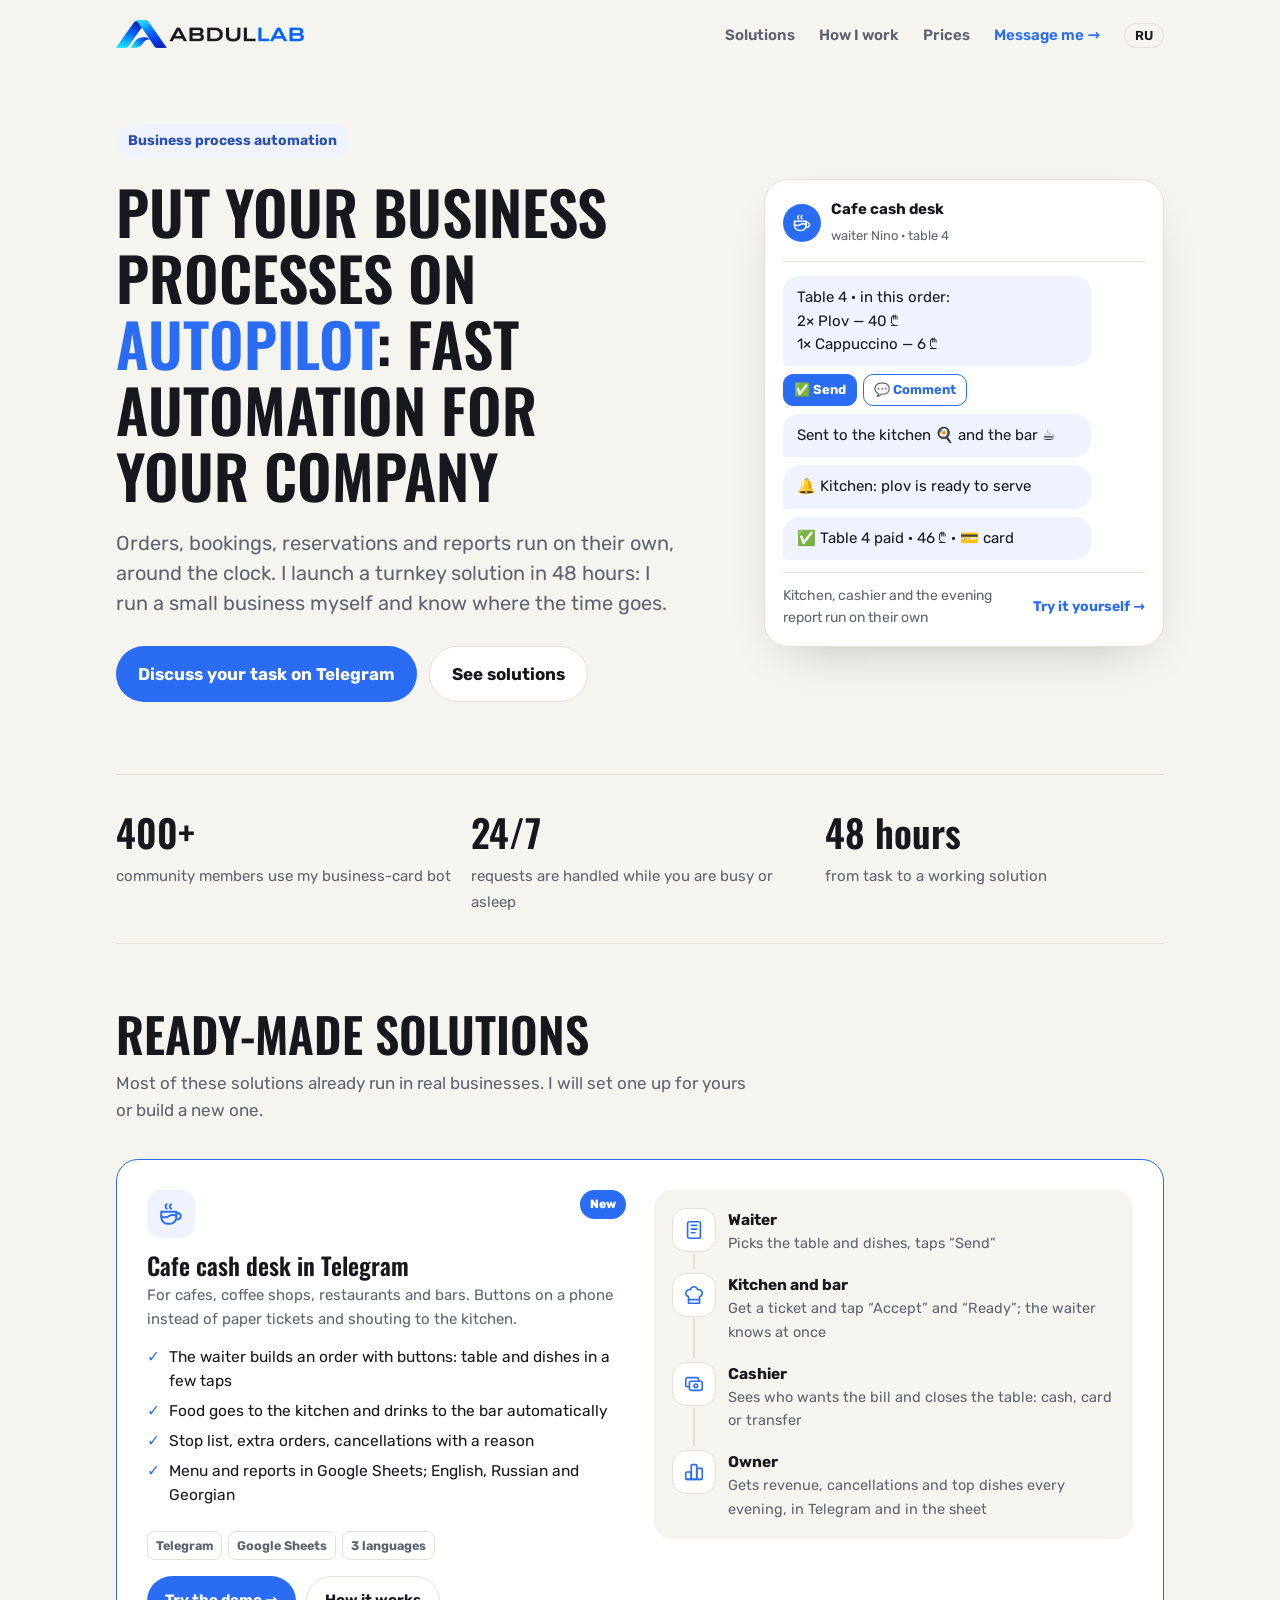
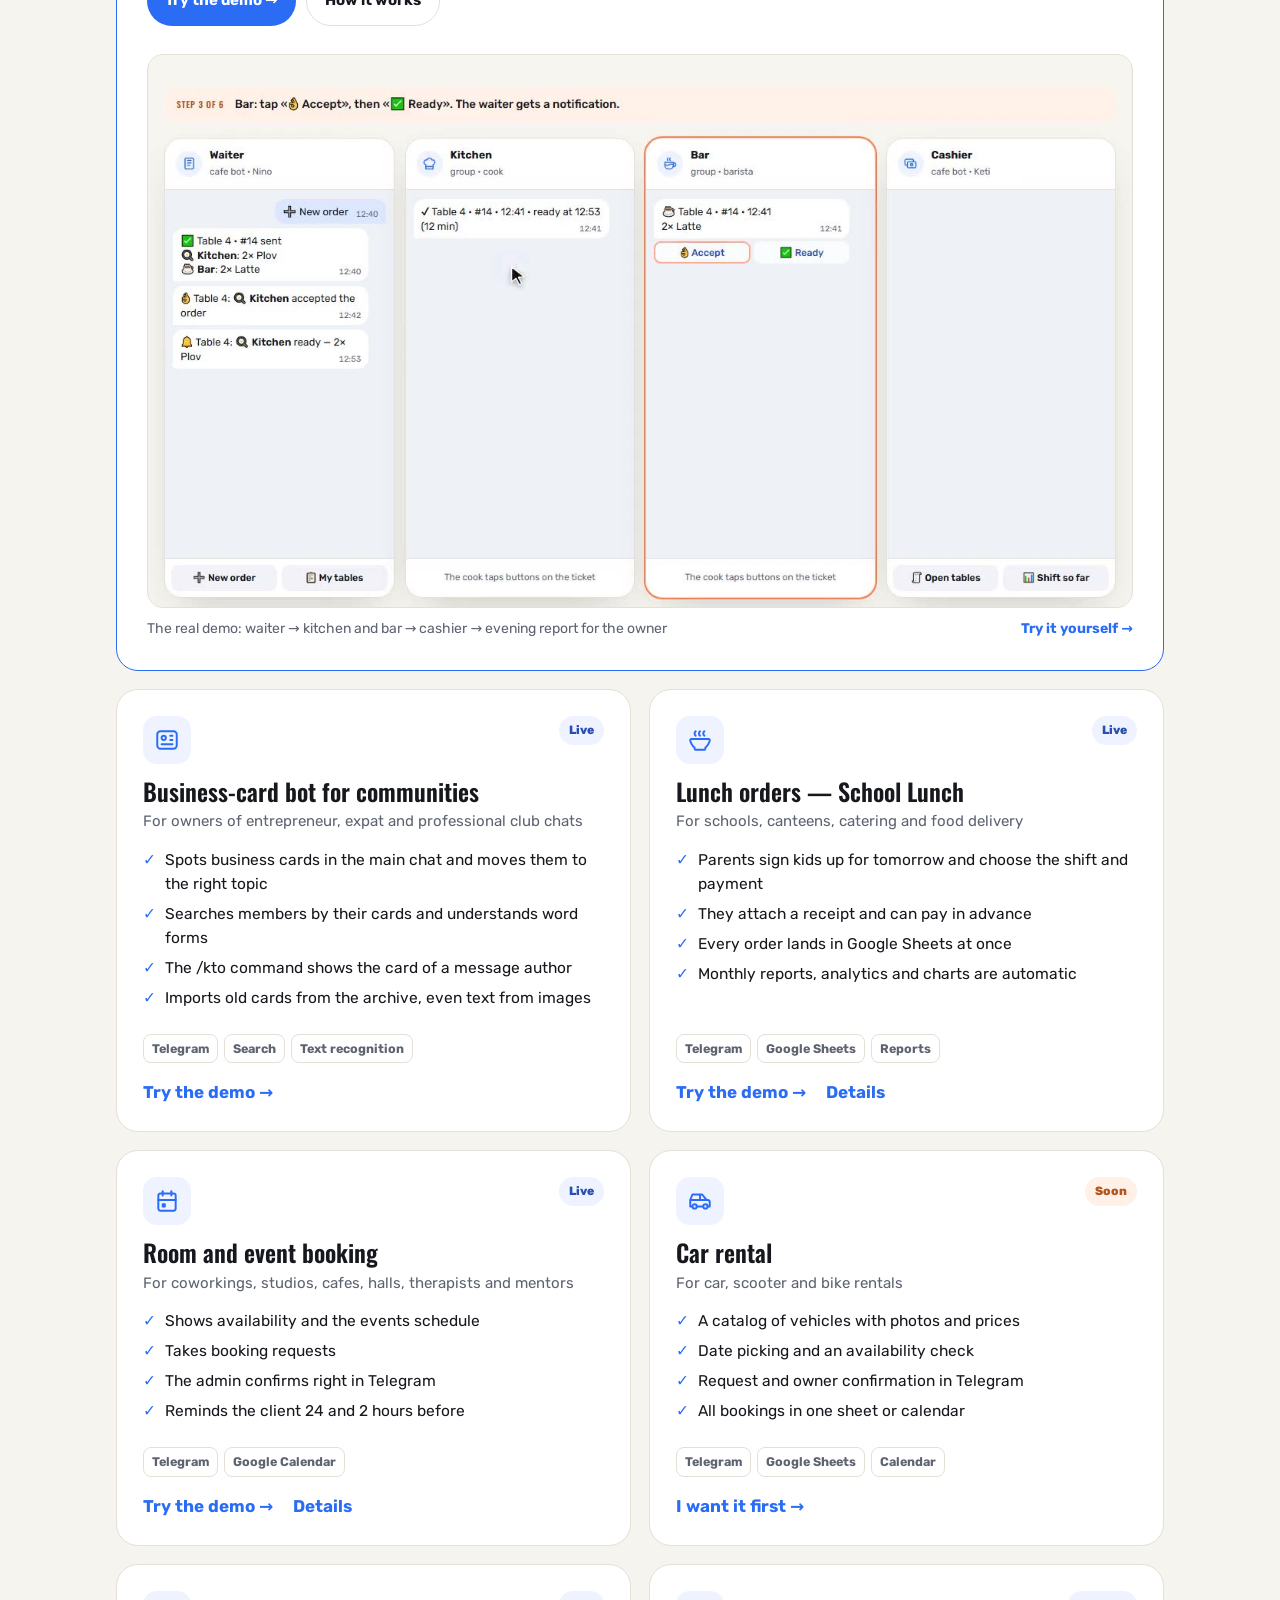
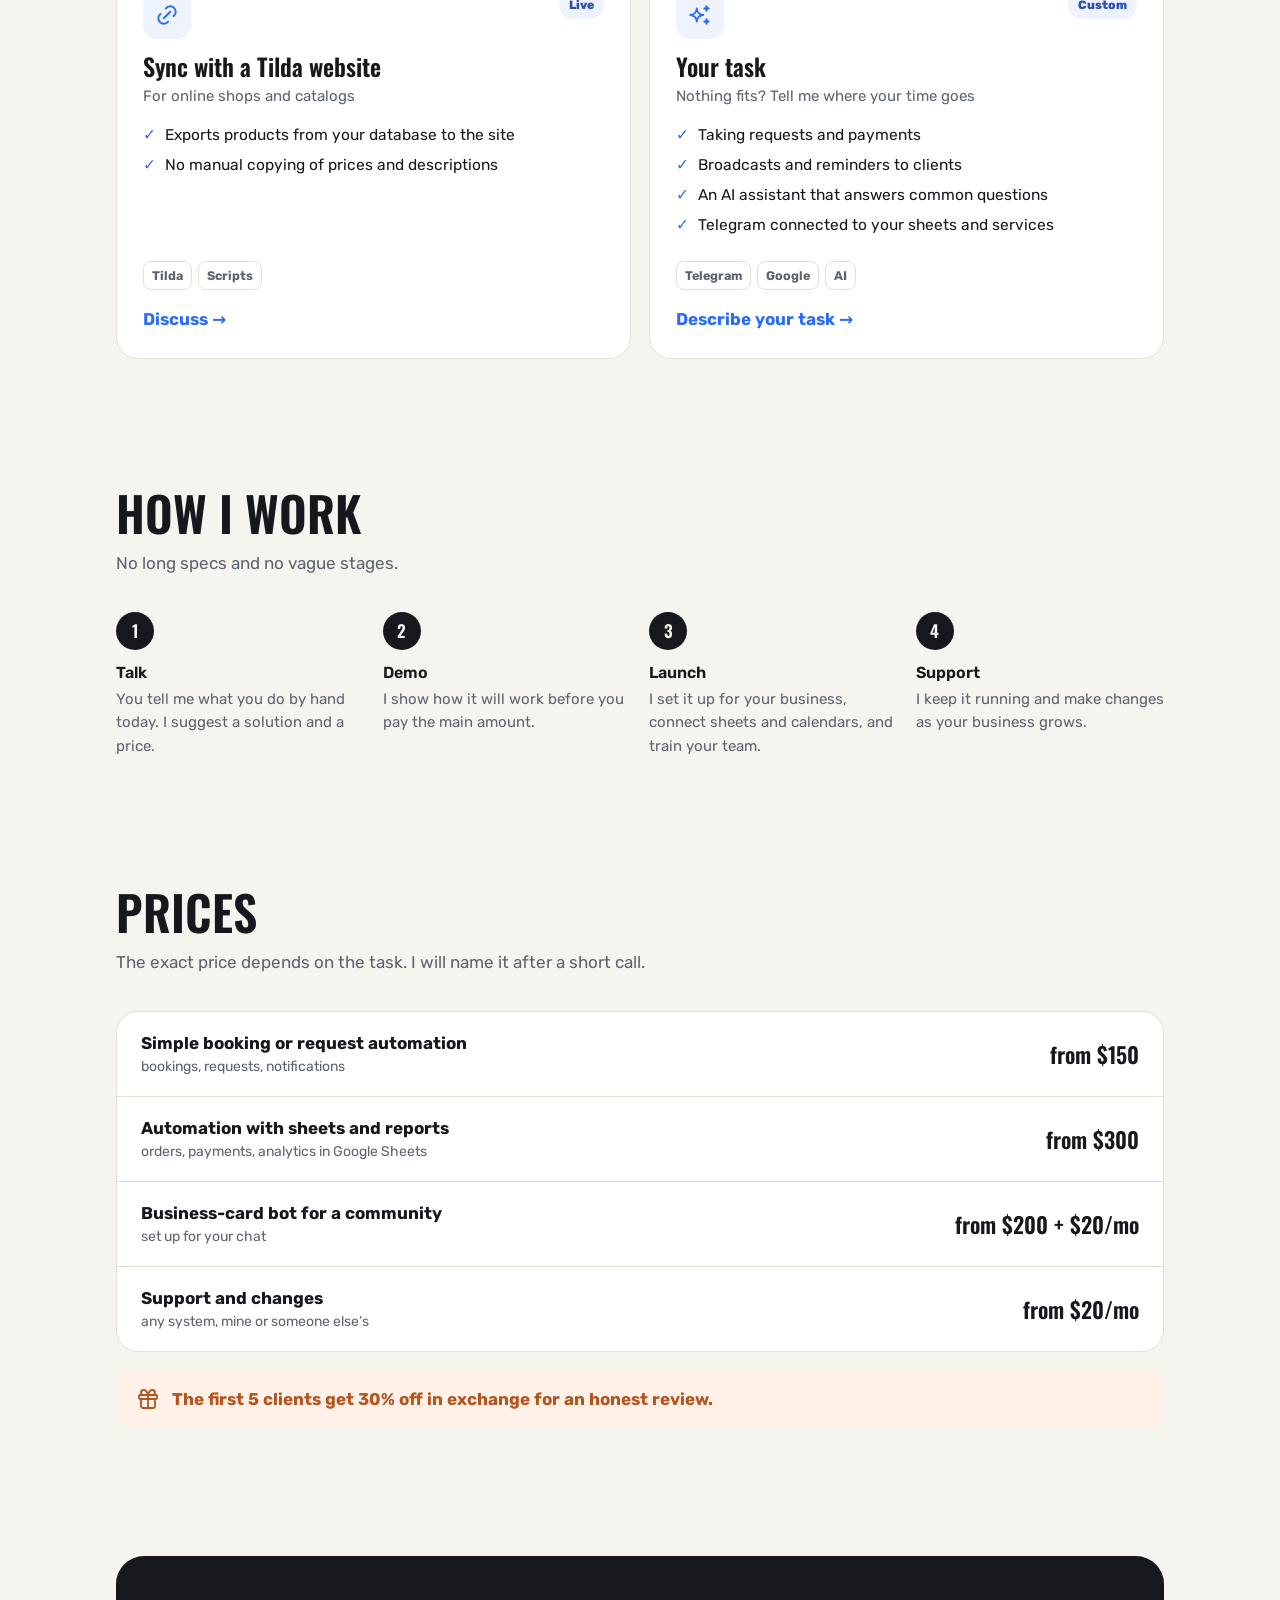
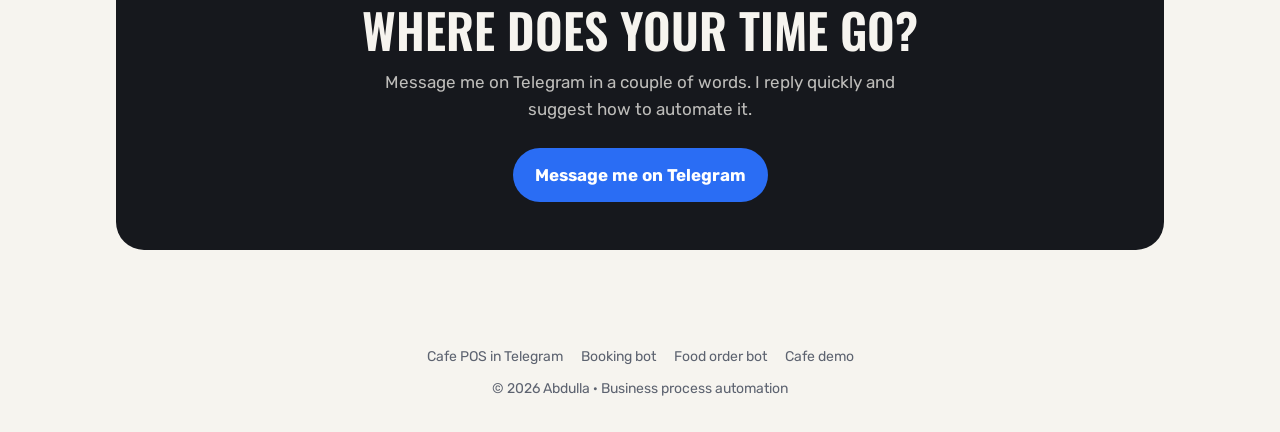
<file: index.html>
<!doctype html>
<html lang="en">
<head>
<meta charset="utf-8">
<meta name="viewport" content="width=device-width, initial-scale=1">
<title>Abdullab — business process automation for your company</title>
<link rel="icon" href="favicon.ico?v=4" sizes="32x32">
<link rel="icon" href="assets/icon-256.png?v=4" type="image/png" sizes="256x256">
<link rel="apple-touch-icon" href="assets/apple-touch-icon.png?v=4">
<meta name="description" content="I put business processes on autopilot: orders, bookings, payments, reports and team workflows run on their own, around the clock. Fast turnkey launch. English, Russian, Georgian.">
<link rel="canonical" href="https://abdullab.com/">
<link rel="alternate" hreflang="ru" href="https://abdullab.com/ru/">
<link rel="alternate" hreflang="en" href="https://abdullab.com/">
<link rel="alternate" hreflang="x-default" href="https://abdullab.com/">
<meta property="og:type" content="website">
<meta property="og:site_name" content="Abdullab">
<meta property="og:title" content="Abdullab — business process automation for your company">
<meta property="og:description" content="I put business processes on autopilot: orders, bookings, payments, reports and team workflows run on their own, around the clock. Fast turnkey launch. English, Russian, Georgian.">
<meta property="og:url" content="https://abdullab.com/">
<meta property="og:image" content="https://abdullab.com/assets/og-image.png?v=2">
<meta property="og:image:width" content="1200">
<meta property="og:image:height" content="630">
<meta property="og:image:alt" content="Abdullab — automation, innovation, growth">
<meta name="twitter:card" content="summary_large_image">
<meta property="og:locale" content="en_US">
<script src="/analytics.js" defer></script>
<script type="application/ld+json">{"@context": "https://schema.org", "@type": "ProfessionalService", "name": "Abdullab", "description": "I put business processes on autopilot: orders, bookings, payments, reports and team workflows run on their own, around the clock. Fast turnkey launch. English, Russian, Georgian.", "url": "https://abdullab.com/", "areaServed": ["GE", "Worldwide"], "knowsLanguage": ["ru", "en", "ka"], "sameAs": ["https://t.me/abdullah_shatlyk"], "founder": {"@type": "Person", "name": "Abdulla"}}</script>
<link rel="preconnect" href="https://fonts.googleapis.com">
<link href="https://fonts.googleapis.com/css2?family=Oswald:wght@500;600;700&family=Rubik:wght@400;500;600;700&display=swap" rel="stylesheet">
<style>
:root{
  --bg:#f6f4ef; --surface:#ffffff; --ink:#16181d; --muted:#5d6370;
  --line:#e4e0d6; --accent:#2a6df4; --accent-ink:#ffffff; --warm:#ff7a45;
  --tag:#eef3ff; --tag-ink:#2a4fb0; --soon:#fff1e8; --soon-ink:#b4541f;
}
@media (prefers-color-scheme: dark){
  :root:not([data-theme="light"]){
    --bg:#111317; --surface:#1a1d23; --ink:#f1f2f4; --muted:#a2a8b4;
    --line:#2b2f37; --accent:#5b8cff; --accent-ink:#0b0d12; --warm:#ff8b5c;
    --tag:#1f2a44; --tag-ink:#a9c0ff; --soon:#3a2418; --soon-ink:#ffb48c;
  }
}
:root[data-theme="dark"]{
  --bg:#111317; --surface:#1a1d23; --ink:#f1f2f4; --muted:#a2a8b4;
  --line:#2b2f37; --accent:#5b8cff; --accent-ink:#0b0d12; --warm:#ff8b5c;
  --tag:#1f2a44; --tag-ink:#a9c0ff; --soon:#3a2418; --soon-ink:#ffb48c;
}
*{box-sizing:border-box;margin:0;padding:0}
body{background:var(--bg);color:var(--ink);font-family:Rubik,system-ui,sans-serif;line-height:1.55;font-size:17px}
a{color:inherit}
.wrap{max-width:1080px;margin:0 auto;padding:0 16px}
h1,h2,h3{font-family:Oswald,Rubik,sans-serif;font-weight:600;line-height:1.1;letter-spacing:0}
h1,h2{text-transform:uppercase}
.btn{display:inline-flex;align-items:center;gap:.5em;padding:14px 22px;border-radius:999px;font-weight:700;text-decoration:none;transition:transform .15s}
.btn:hover{transform:translateY(-2px)}
.btn-main{background:var(--accent);color:var(--accent-ink)}
.btn-ghost{border:1.5px solid var(--line);background:var(--surface)}

/* header */
header{padding:20px 0}
header .wrap{display:flex;justify-content:space-between;align-items:center;gap:12px}
.logo{display:inline-flex;align-items:center;text-decoration:none}
.logo img{height:28px;width:auto;display:block}
.logo .lg-d{display:none}
@media (prefers-color-scheme: dark){:root:not([data-theme="light"]) .logo .lg-l{display:none}:root:not([data-theme="light"]) .logo .lg-d{display:block}}
:root[data-theme="dark"] .logo .lg-l{display:none}:root[data-theme="dark"] .logo .lg-d{display:block}
nav a{text-decoration:none;color:var(--muted);font-weight:600;margin-left:20px;font-size:15px}
@media(max-width:640px){nav a:not(.nav-cta):not(.lang){display:none}}
.lang{border:1.5px solid var(--line);border-radius:999px;padding:4px 10px;font-size:13px!important;color:var(--ink)!important}

.nav-cta{color:var(--accent)!important}

/* hero */
.hero{padding:56px 0 72px}
.hero-grid{display:grid;grid-template-columns:1.2fr .8fr;gap:48px;align-items:center}
@media(max-width:820px){.hero-grid{grid-template-columns:1fr}}
.eyebrow{display:inline-block;background:var(--tag);color:var(--tag-ink);padding:6px 12px;border-radius:999px;font-weight:700;font-size:14px;margin-bottom:20px}
.hero h1{font-size:clamp(34px,5.2vw,60px);margin-bottom:20px;text-wrap:balance}
.hero h1 em{font-style:normal;color:var(--accent)}
.hero .lead{font-family:Rubik,system-ui,sans-serif;font-weight:400;text-transform:none;line-height:1.5;letter-spacing:0;font-size:clamp(17px,2vw,20px);color:var(--muted);max-width:560px;margin-bottom:28px}
.hero .actions{display:flex;flex-wrap:wrap;gap:12px}

/* chat mock */
.chat{background:var(--surface);border:1px solid var(--line);border-radius:24px;padding:18px;box-shadow:0 20px 50px -25px rgba(0,0,0,.25)}
.chat-head{display:flex;align-items:center;gap:10px;padding-bottom:14px;border-bottom:1px solid var(--line);margin-bottom:14px}
.ava{width:38px;height:38px;border-radius:50%;background:var(--accent);color:var(--accent-ink);display:grid;place-items:center;font-weight:800}
.ava svg{width:20px;height:20px}
.chat-head b{display:block;font-size:15px}
.chat-head small{color:var(--muted);font-size:13px}
.msg{max-width:85%;padding:10px 14px;border-radius:16px;font-size:15px;margin-bottom:8px}
.msg.bot{background:var(--tag);color:var(--ink);border-bottom-left-radius:4px}
.msg.me{background:var(--accent);color:var(--accent-ink);margin-left:auto;border-bottom-right-radius:4px}
.chips{display:flex;flex-wrap:wrap;gap:6px;margin:4px 0 8px}
.chips span{border:1.5px solid var(--accent);color:var(--accent);border-radius:10px;padding:5px 10px;font-size:13px;font-weight:700}

.chat .msg.bot{white-space:pre-line}
.chat .chips span.on{background:var(--accent);color:var(--accent-ink)}
.chat-note{display:flex;justify-content:space-between;align-items:center;gap:10px;margin-top:12px;padding-top:12px;border-top:1px solid var(--line);font-size:14px;color:var(--muted)}
.chat-note a{color:var(--accent);font-weight:700;text-decoration:none;white-space:nowrap}

/* featured: касса кафе */
.card.feature{grid-column:1/-1;display:grid;grid-template-columns:1fr 1fr;gap:28px;padding:30px;border-color:var(--accent)}
@media(max-width:760px){.card.feature{grid-template-columns:1fr;padding:24px}}
.feature .badge.new{background:var(--accent);color:var(--accent-ink)}
.feature h3{font-size:30px}
.feature .actions{display:flex;flex-wrap:wrap;gap:10px;margin-top:auto}
.feature .actions .btn{padding:12px 18px;font-size:15px}
.demo-video{grid-column:1/-1;margin:0}
.demo-video video{display:block;width:100%;height:auto;aspect-ratio:16/9;border-radius:16px;border:1px solid var(--line);background:#f4f2ec}
.demo-video figcaption{display:flex;flex-wrap:wrap;justify-content:space-between;gap:6px 14px;margin-top:10px;font-size:14px;color:var(--muted)}
.demo-video figcaption a{color:var(--accent);font-weight:700;text-decoration:none;white-space:nowrap}
.feature .left{display:flex;flex-direction:column;min-width:0}
.flow{list-style:none;display:grid;gap:0;align-content:start;align-self:start;background:var(--bg);border-radius:18px;padding:18px}
.card .flow li{display:grid;grid-template-columns:44px 1fr;gap:12px;align-items:start;position:relative;padding:0 0 18px;margin:0;font-size:15px}
.card .flow li:last-child{padding-bottom:0}
.card .flow li::before{display:none}
.card .flow li:not(:last-child)::after{content:"";position:absolute;left:21px;top:46px;bottom:4px;width:2px;background:var(--line)}
.flow .ic{width:44px;height:44px;border-radius:14px;background:var(--surface);border:1px solid var(--line);display:grid;place-items:center;color:var(--accent)}
.flow .ic svg{width:22px;height:22px}
.flow b{display:block;font-size:15.5px}
.flow span{color:var(--muted);font-size:14.5px}

/* sections */
section{padding:64px 0}
.sec-head{margin-bottom:36px;max-width:640px}
.sec-head h2{font-size:clamp(30px,4.4vw,48px);margin-bottom:10px}
.sec-head p{color:var(--muted)}

/* stats */
.stats{display:grid;grid-template-columns:repeat(3,1fr);gap:16px;border-top:1px solid var(--line);border-bottom:1px solid var(--line);padding:28px 0}
@media(max-width:640px){.stats{grid-template-columns:1fr}}
.stat b{font-family:Oswald,sans-serif;font-weight:600;font-size:38px;display:block}
.stat span{color:var(--muted);font-size:15px}

/* cards */
.cards{display:grid;grid-template-columns:repeat(2,1fr);gap:18px}
@media(max-width:760px){.cards{grid-template-columns:1fr}}
.card{background:var(--surface);border:1px solid var(--line);border-radius:22px;padding:26px;display:flex;flex-direction:column}
.card-top{display:flex;justify-content:space-between;align-items:flex-start;gap:12px;margin-bottom:14px}
.icon{width:48px;height:48px;border-radius:14px;background:var(--tag);color:var(--accent);display:grid;place-items:center}
.icon svg{width:26px;height:26px}
.offer{display:flex;gap:12px;align-items:center}
.offer svg{width:24px;height:24px;flex:none}
.badge{font-size:12px;font-weight:800;padding:5px 10px;border-radius:999px;background:var(--tag);color:var(--tag-ink);white-space:nowrap}
.badge.soon{background:var(--soon);color:var(--soon-ink)}
.card h3{font-size:24px;margin-bottom:6px}
.card .for{color:var(--muted);font-size:15px;margin-bottom:14px}
.card ul{list-style:none;margin-bottom:18px}
.card li{padding-left:22px;position:relative;margin-bottom:6px;font-size:15.5px}
.card li::before{content:"✓";position:absolute;left:0;color:var(--accent);font-weight:800}
.card .stack{margin-top:auto;display:flex;flex-wrap:wrap;gap:6px;margin-bottom:16px}
.card .stack span{font-size:12.5px;font-weight:700;color:var(--muted);border:1px solid var(--line);border-radius:8px;padding:4px 8px}
.card .demo{font-weight:700;color:var(--accent);text-decoration:none}
.card h3 a{text-decoration:none}
.card h3 a:hover{color:var(--accent)}
.card .links{display:flex;flex-wrap:wrap;gap:8px 20px}
.foot-links{display:flex;flex-wrap:wrap;justify-content:center;gap:8px 18px;margin-bottom:10px}
.foot-links a{color:var(--muted);text-decoration:none}
.foot-links a:hover{color:var(--accent)}

/* steps */
.steps{display:grid;grid-template-columns:repeat(4,1fr);gap:18px;counter-reset:s}
@media(max-width:820px){.steps{grid-template-columns:1fr 1fr}}
@media(max-width:480px){.steps{grid-template-columns:1fr}}
.step{counter-increment:s}
.step::before{content:counter(s);font-family:Oswald,sans-serif;font-weight:600;font-size:17px;width:38px;height:38px;border-radius:50%;background:var(--ink);color:var(--bg);display:grid;place-items:center;margin-bottom:14px}
.step h3{font-size:16px;margin-bottom:6px;font-family:Rubik,sans-serif;font-weight:600}
.step p{color:var(--muted);font-size:15px}

/* prices */
.prices{background:var(--surface);border:1px solid var(--line);border-radius:22px;overflow:hidden}
.row{display:flex;justify-content:space-between;align-items:center;gap:16px;padding:18px 24px;border-bottom:1px solid var(--line)}
.row:last-child{border-bottom:0}
.row b{font-weight:700}
.row small{display:block;color:var(--muted);font-size:14px}
.row .p{font-family:Oswald,sans-serif;font-weight:600;font-size:22px;white-space:nowrap}
.offer{margin-top:18px;background:var(--soon);color:var(--soon-ink);border-radius:16px;padding:16px 20px;font-weight:700}

/* cta */
.cta{background:var(--ink);color:var(--bg);border-radius:28px;padding:48px 28px;text-align:center}
.cta h2{font-size:clamp(30px,4.6vw,48px);margin-bottom:12px}
.cta p{opacity:.75;max-width:520px;margin:0 auto 26px}
footer{padding:32px 0;color:var(--muted);font-size:14px;text-align:center}
</style>
</head>
<body>

<header>
  <div class="wrap">
    <a class="logo" href="./" ><img class="lg-l" src="/assets/logo-light.png?v=4" alt="Abdullab" width="188" height="28"><img class="lg-d" src="/assets/logo.png?v=4" alt="Abdullab" width="188" height="28"></a>
    <nav>
      <a href="#bots">Solutions</a>
      <a href="#how">How I work</a>
      <a href="#prices">Prices</a>
      <a class="nav-cta" href="https://t.me/abdullah_shatlyk">Message me →</a>
      <a class="lang" href="ru/" hreflang="ru" lang="ru" title="Русская версия">RU</a>
    </nav>
  </div>
</header>

<main>
<div class="hero">
  <div class="wrap hero-grid">
    <div>
      <span class="eyebrow">Business process automation</span>
      <h1>Put your business processes on <em>autopilot</em>: fast automation for your company</h1>
      <h2 class="lead">Orders, bookings, reservations and reports run on their own, around the clock. I launch a turnkey solution in 48&nbsp;hours: I run a small business myself and know where the time goes.</h2>
      <div class="actions">
        <a class="btn btn-main" href="https://t.me/abdullah_shatlyk">Discuss your task on Telegram</a>
        <a class="btn btn-ghost" href="#bots">See solutions</a>
      </div>
    </div>
    <div class="chat">
      <div class="chat-head">
        <div class="ava" aria-hidden="true"><svg viewBox="0 0 24 24" fill="none" stroke="currentColor" stroke-width="1.8" stroke-linecap="round" stroke-linejoin="round" aria-hidden="true"><path d="M3 14c.83 .642 2.077 1.017 3.5 1c1.423 .017 2.67 -.358 3.5 -1c.83 -.642 2.077 -1.017 3.5 -1c1.423 -.017 2.67 .358 3.5 1"/><path d="M8 3a2.4 2.4 0 0 0 -1 2a2.4 2.4 0 0 0 1 2"/><path d="M12 3a2.4 2.4 0 0 0 -1 2a2.4 2.4 0 0 0 1 2"/><path d="M3 10h14v5a6 6 0 0 1 -6 6h-2a6 6 0 0 1 -6 -6v-5z"/><path d="M16.746 16.726a3 3 0 1 0 .252 -5.555"/></svg></div>
        <div><b>Cafe cash desk</b><small>waiter Nino · table 4</small></div>
      </div>
      <div class="msg bot">Table 4 · in this order:
2× Plov — 40 ₾
1× Cappuccino — 6 ₾</div>
      <div class="chips" aria-hidden="true"><span class="on">✅ Send</span><span>💬 Comment</span></div>
      <div class="msg bot">Sent to the kitchen 🍳 and the bar ☕</div>
      <div class="msg bot">🔔 Kitchen: plov is ready to serve</div>
      <div class="msg bot">✅ Table 4 paid · 46 ₾ · 💳 card</div>
      <div class="chat-note"><span>Kitchen, cashier and the evening report run on their own</span><a href="cafe.html#en">Try it yourself →</a></div>
    </div>
  </div>
</div>

<div class="wrap">
  <div class="stats">
    <div class="stat"><b>400+</b><span>community members use my business-card bot</span></div>
    <div class="stat"><b>24/7</b><span>requests are handled while you are busy or asleep</span></div>
    <div class="stat"><b>48 hours</b><span>from task to a working solution</span></div>
  </div>
</div>

<section id="bots">
  <div class="wrap">
    <div class="sec-head">
      <h2>Ready-made solutions</h2>
      <p>Most of these solutions already run in real businesses. I will set one up for yours or build a new one.</p>
    </div>
    <div class="cards">

      <article class="card feature">
        <div class="left">
          <div class="card-top"><span class="icon"><svg viewBox="0 0 24 24" fill="none" stroke="currentColor" stroke-width="1.8" stroke-linecap="round" stroke-linejoin="round" aria-hidden="true"><path d="M3 14c.83 .642 2.077 1.017 3.5 1c1.423 .017 2.67 -.358 3.5 -1c.83 -.642 2.077 -1.017 3.5 -1c1.423 -.017 2.67 .358 3.5 1"/><path d="M8 3a2.4 2.4 0 0 0 -1 2a2.4 2.4 0 0 0 1 2"/><path d="M12 3a2.4 2.4 0 0 0 -1 2a2.4 2.4 0 0 0 1 2"/><path d="M3 10h14v5a6 6 0 0 1 -6 6h-2a6 6 0 0 1 -6 -6v-5z"/><path d="M16.746 16.726a3 3 0 1 0 .252 -5.555"/></svg></span><span class="badge new">New</span></div>
          <h3><a href="cafe-pos/">Cafe cash desk in Telegram</a></h3>
          <p class="for">For cafes, coffee shops, restaurants and bars. Buttons on a phone instead of paper tickets and shouting to the kitchen.</p>
          <ul>
            <li>The waiter builds an order with buttons: table and dishes in a few taps</li>
            <li>Food goes to the kitchen and drinks to the bar automatically</li>
            <li>Stop list, extra orders, cancellations with a reason</li>
            <li>Menu and reports in Google Sheets; English, Russian and Georgian</li>
          </ul>
          <div class="stack"><span>Telegram</span><span>Google Sheets</span><span>3 languages</span></div>
          <div class="actions">
            <a class="btn btn-main" href="cafe.html#en">Try the demo →</a>
            <a class="btn btn-ghost" href="cafe-pos/">How it works</a>
          </div>
        </div>
        <ol class="flow" aria-label="How an order flows">
          <li><span class="ic"><svg viewBox="0 0 24 24" fill="none" stroke="currentColor" stroke-width="1.8" stroke-linecap="round" stroke-linejoin="round" aria-hidden="true"><path d="M5 5a2 2 0 0 1 2 -2h10a2 2 0 0 1 2 2v14a2 2 0 0 1 -2 2h-10a2 2 0 0 1 -2 -2z"/><path d="M9 7h6"/><path d="M9 11h6"/><path d="M9 15h4"/></svg></span><div><b>Waiter</b><span>Picks the table and dishes, taps “Send”</span></div></li>
          <li><span class="ic"><svg viewBox="0 0 24 24" fill="none" stroke="currentColor" stroke-width="1.8" stroke-linecap="round" stroke-linejoin="round" aria-hidden="true"><path d="M12 3c1.918 0 3.52 1.35 3.91 3.151a4 4 0 0 1 2.09 7.723v7.126h-12v-7.126a4 4 0 1 1 2.092 -7.723a4 4 0 0 1 3.908 -3.151z"/><path d="M6.161 17.009l11.839 -.009"/></svg></span><div><b>Kitchen and bar</b><span>Get a ticket and tap “Accept” and “Ready”; the waiter knows at once</span></div></li>
          <li><span class="ic"><svg viewBox="0 0 24 24" fill="none" stroke="currentColor" stroke-width="1.8" stroke-linecap="round" stroke-linejoin="round" aria-hidden="true"><path d="M7 11a2 2 0 0 1 2 -2h10a2 2 0 0 1 2 2v6a2 2 0 0 1 -2 2h-10a2 2 0 0 1 -2 -2z"/><path d="M12 14a2 2 0 1 0 4 0a2 2 0 1 0 -4 0"/><path d="M17 9v-2a2 2 0 0 0 -2 -2h-10a2 2 0 0 0 -2 2v6a2 2 0 0 0 2 2h2"/></svg></span><div><b>Cashier</b><span>Sees who wants the bill and closes the table: cash, card or transfer</span></div></li>
          <li><span class="ic"><svg viewBox="0 0 24 24" fill="none" stroke="currentColor" stroke-width="1.8" stroke-linecap="round" stroke-linejoin="round" aria-hidden="true"><path d="M3 13a1 1 0 0 1 1 -1h4a1 1 0 0 1 1 1v6a1 1 0 0 1 -1 1h-4a1 1 0 0 1 -1 -1z"/><path d="M15 9a1 1 0 0 1 1 -1h4a1 1 0 0 1 1 1v10a1 1 0 0 1 -1 1h-4a1 1 0 0 1 -1 -1z"/><path d="M9 5a1 1 0 0 1 1 -1h4a1 1 0 0 1 1 1v14a1 1 0 0 1 -1 1h-4a1 1 0 0 1 -1 -1z"/><path d="M4 20h14"/></svg></span><div><b>Owner</b><span>Gets revenue, cancellations and top dishes every evening, in Telegram and in the sheet</span></div></li>
        </ol>
        <figure class="demo-video">
          <video autoplay muted loop playsinline preload="metadata" width="1280" height="720" poster="/assets/cafe-demo-en.jpg" aria-label="Cafe cash desk demo: an order goes from the waiter to the kitchen and bar, then to the cashier and the owner's report"><source src="/assets/cafe-demo-en.mp4" type="video/mp4"></video>
          <figcaption><span>The real demo: waiter → kitchen and bar → cashier → evening report for the owner</span><a href="cafe.html#en">Try it yourself →</a></figcaption>
        </figure>
        <script>if(matchMedia("(prefers-reduced-motion: reduce)").matches){const v=document.querySelector(".demo-video video");v.removeAttribute("autoplay");v.pause();v.controls=true}</script>
      </article>

      <article class="card">
        <div class="card-top"><span class="icon"><svg viewBox="0 0 24 24" fill="none" stroke="currentColor" stroke-width="1.8" stroke-linecap="round" stroke-linejoin="round" aria-hidden="true"><path d="M3 7a3 3 0 0 1 3 -3h12a3 3 0 0 1 3 3v10a3 3 0 0 1 -3 3h-12a3 3 0 0 1 -3 -3z"/><path d="M7 10a2 2 0 1 0 4 0a2 2 0 1 0 -4 0"/><path d="M15 8h2"/><path d="M15 12h2"/><path d="M7 16h10"/></svg></span><span class="badge">Live</span></div>
        <h3>Business-card bot for communities</h3>
        <p class="for">For owners of entrepreneur, expat and professional club chats</p>
        <ul>
          <li>Spots business cards in the main chat and moves them to the right topic</li>
          <li>Searches members by their cards and understands word forms</li>
          <li>The /kto command shows the card of a message author</li>
          <li>Imports old cards from the archive, even text from images</li>
        </ul>
        <div class="stack"><span>Telegram</span><span>Search</span><span>Text recognition</span></div>
        <a class="demo" href="https://t.me/shatbot_vizitki_bot">Try the demo →</a>
      </article>

      <article class="card">
        <div class="card-top"><span class="icon"><svg viewBox="0 0 24 24" fill="none" stroke="currentColor" stroke-width="1.8" stroke-linecap="round" stroke-linejoin="round" aria-hidden="true"><path d="M4 11h16a1 1 0 0 1 1 1v.5c0 1.5 -2.517 5.573 -4 6.5v1a1 1 0 0 1 -1 1h-8a1 1 0 0 1 -1 -1v-1c-1.687 -1.054 -4 -5 -4 -6.5v-.5a1 1 0 0 1 1 -1z"/><path d="M12 4a2.4 2.4 0 0 0 -1 2a2.4 2.4 0 0 0 1 2"/><path d="M16 4a2.4 2.4 0 0 0 -1 2a2.4 2.4 0 0 0 1 2"/><path d="M8 4a2.4 2.4 0 0 0 -1 2a2.4 2.4 0 0 0 1 2"/></svg></span><span class="badge">Live</span></div>
        <h3><a href="food-order-bot/">Lunch orders — School Lunch</a></h3>
        <p class="for">For schools, canteens, catering and food delivery</p>
        <ul>
          <li>Parents sign kids up for tomorrow and choose the shift and payment</li>
          <li>They attach a receipt and can pay in advance</li>
          <li>Every order lands in Google Sheets at once</li>
          <li>Monthly reports, analytics and charts are automatic</li>
        </ul>
        <div class="stack"><span>Telegram</span><span>Google Sheets</span><span>Reports</span></div>
        <div class="links"><a class="demo" href="https://t.me/shatbot_lunch_bot">Try the demo →</a><a class="demo" href="food-order-bot/">Details</a></div>
      </article>

      <article class="card">
        <div class="card-top"><span class="icon"><svg viewBox="0 0 24 24" fill="none" stroke="currentColor" stroke-width="1.8" stroke-linecap="round" stroke-linejoin="round" aria-hidden="true"><path d="M4 7a2 2 0 0 1 2 -2h12a2 2 0 0 1 2 2v12a2 2 0 0 1 -2 2h-12a2 2 0 0 1 -2 -2z"/><path d="M16 3v4"/><path d="M8 3v4"/><path d="M4 11h16"/><path d="M8 15h2v2h-2z"/></svg></span><span class="badge">Live</span></div>
        <h3><a href="booking-bot/">Room and event booking</a></h3>
        <p class="for">For coworkings, studios, cafes, halls, therapists and mentors</p>
        <ul>
          <li>Shows availability and the events schedule</li>
          <li>Takes booking requests</li>
          <li>The admin confirms right in Telegram</li>
          <li>Reminds the client 24 and 2 hours before</li>
        </ul>
        <div class="stack"><span>Telegram</span><span>Google Calendar</span></div>
        <div class="links"><a class="demo" href="https://t.me/shatbot_bron_bot">Try the demo →</a><a class="demo" href="booking-bot/">Details</a></div>
      </article>

      <article class="card">
        <div class="card-top"><span class="icon"><svg viewBox="0 0 24 24" fill="none" stroke="currentColor" stroke-width="1.8" stroke-linecap="round" stroke-linejoin="round" aria-hidden="true"><path d="M5 17a2 2 0 1 0 4 0a2 2 0 1 0 -4 0"/><path d="M15 17a2 2 0 1 0 4 0a2 2 0 1 0 -4 0"/><path d="M5 17h-2v-6l2 -5h9l4 5h1a2 2 0 0 1 2 2v4h-2m-4 0h-6m-6 -6h15m-6 0v-5"/></svg></span><span class="badge soon">Soon</span></div>
        <h3>Car rental</h3>
        <p class="for">For car, scooter and bike rentals</p>
        <ul>
          <li>A catalog of vehicles with photos and prices</li>
          <li>Date picking and an availability check</li>
          <li>Request and owner confirmation in Telegram</li>
          <li>All bookings in one sheet or calendar</li>
        </ul>
        <div class="stack"><span>Telegram</span><span>Google Sheets</span><span>Calendar</span></div>
        <a class="demo" href="https://t.me/abdullah_shatlyk">I want it first →</a>
      </article>

      <article class="card">
        <div class="card-top"><span class="icon"><svg viewBox="0 0 24 24" fill="none" stroke="currentColor" stroke-width="1.8" stroke-linecap="round" stroke-linejoin="round" aria-hidden="true"><path d="M9 15l6 -6"/><path d="M11 6l.463 -.536a5 5 0 0 1 7.071 7.072l-.534 .464"/><path d="M13 18l-.397 .534a5.068 5.068 0 0 1 -7.127 0a4.972 4.972 0 0 1 0 -7.071l.524 -.463"/></svg></span><span class="badge">Live</span></div>
        <h3>Sync with a Tilda website</h3>
        <p class="for">For online shops and catalogs</p>
        <ul>
          <li>Exports products from your database to the site</li>
          <li>No manual copying of prices and descriptions</li>
        </ul>
        <div class="stack"><span>Tilda</span><span>Scripts</span></div>
        <a class="demo" href="https://t.me/abdullah_shatlyk">Discuss →</a>
      </article>

      <article class="card">
        <div class="card-top"><span class="icon"><svg viewBox="0 0 24 24" fill="none" stroke="currentColor" stroke-width="1.8" stroke-linecap="round" stroke-linejoin="round" aria-hidden="true"><path d="M16 18a2 2 0 0 1 2 2a2 2 0 0 1 2 -2a2 2 0 0 1 -2 -2a2 2 0 0 1 -2 2zm0 -12a2 2 0 0 1 2 2a2 2 0 0 1 2 -2a2 2 0 0 1 -2 -2a2 2 0 0 1 -2 2zm-7 12a6 6 0 0 1 6 -6a6 6 0 0 1 -6 -6a6 6 0 0 1 -6 6a6 6 0 0 1 6 6z"/></svg></span><span class="badge">Custom</span></div>
        <h3>Your task</h3>
        <p class="for">Nothing fits? Tell me where your time goes</p>
        <ul>
          <li>Taking requests and payments</li>
          <li>Broadcasts and reminders to clients</li>
          <li>An AI assistant that answers common questions</li>
          <li>Telegram connected to your sheets and services</li>
        </ul>
        <div class="stack"><span>Telegram</span><span>Google</span><span>AI</span></div>
        <a class="demo" href="https://t.me/abdullah_shatlyk">Describe your task →</a>
      </article>

    </div>
  </div>
</section>

<section id="how">
  <div class="wrap">
    <div class="sec-head">
      <h2>How I work</h2>
      <p>No long specs and no vague stages.</p>
    </div>
    <div class="steps">
      <div class="step"><h3>Talk</h3><p>You tell me what you do by hand today. I suggest a solution and a price.</p></div>
      <div class="step"><h3>Demo</h3><p>I show how it will work before you pay the main amount.</p></div>
      <div class="step"><h3>Launch</h3><p>I set it up for your business, connect sheets and calendars, and train your team.</p></div>
      <div class="step"><h3>Support</h3><p>I keep it running and make changes as your business grows.</p></div>
    </div>
  </div>
</section>

<section id="prices">
  <div class="wrap">
    <div class="sec-head">
      <h2>Prices</h2>
      <p>The exact price depends on the task. I will name it after a short call.</p>
    </div>
    <div class="prices">
      <div class="row"><div><b>Simple booking or request automation</b><small>bookings, requests, notifications</small></div><div class="p">from $150</div></div>
      <div class="row"><div><b>Automation with sheets and reports</b><small>orders, payments, analytics in Google Sheets</small></div><div class="p">from $300</div></div>
      <div class="row"><div><b>Business-card bot for a community</b><small>set up for your chat</small></div><div class="p">from $200 + $20/mo</div></div>
      <div class="row"><div><b>Support and changes</b><small>any system, mine or someone else’s</small></div><div class="p">from $20/mo</div></div>
    </div>
    <div class="offer"><svg viewBox="0 0 24 24" fill="none" stroke="currentColor" stroke-width="1.8" stroke-linecap="round" stroke-linejoin="round" aria-hidden="true"><path d="M3 9a1 1 0 0 1 1 -1h16a1 1 0 0 1 1 1v2a1 1 0 0 1 -1 1h-16a1 1 0 0 1 -1 -1z"/><path d="M12 8v13"/><path d="M19 12v7a2 2 0 0 1 -2 2h-10a2 2 0 0 1 -2 -2v-7"/><path d="M7.5 8a2.5 2.5 0 0 1 0 -5a4.8 8 0 0 1 4.5 5a4.8 8 0 0 1 4.5 -5a2.5 2.5 0 0 1 0 5"/></svg><span>The first 5 clients get 30% off in exchange for an honest review.</span></div>
  </div>
</section>

<section>
  <div class="wrap">
    <div class="cta">
      <h2>Where does your time go?</h2>
      <p>Message me on Telegram in a couple of words. I reply quickly and suggest how to automate it.</p>
      <a class="btn btn-main" href="https://t.me/abdullah_shatlyk">Message me on Telegram</a>
    </div>
  </div>
</section>
</main>

<footer>
  <div class="wrap"><div class="foot-links"><a href="cafe-pos/">Cafe POS in Telegram</a><a href="booking-bot/">Booking bot</a><a href="food-order-bot/">Food order bot</a><a href="cafe.html#en">Cafe demo</a></div>© 2026 Abdulla · Business process automation</div>
</footer>

</body>
</html>
</file>
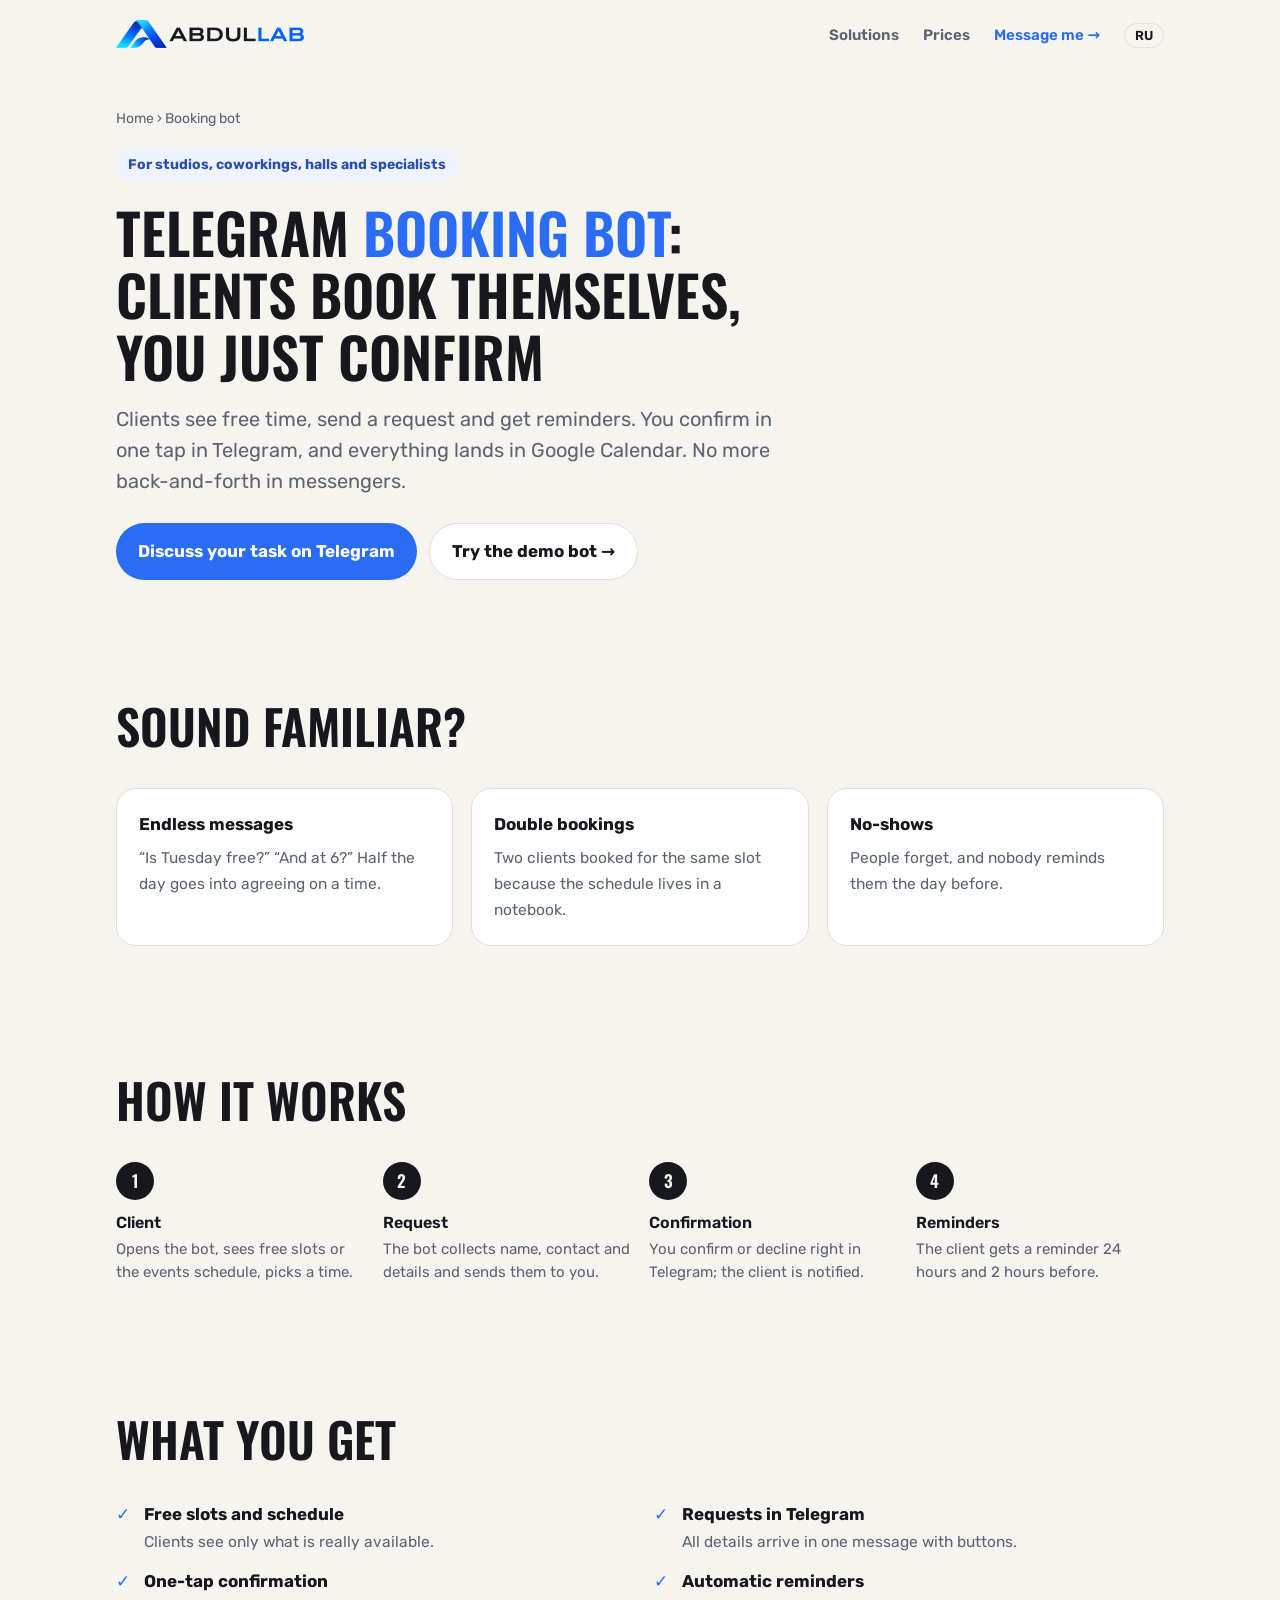
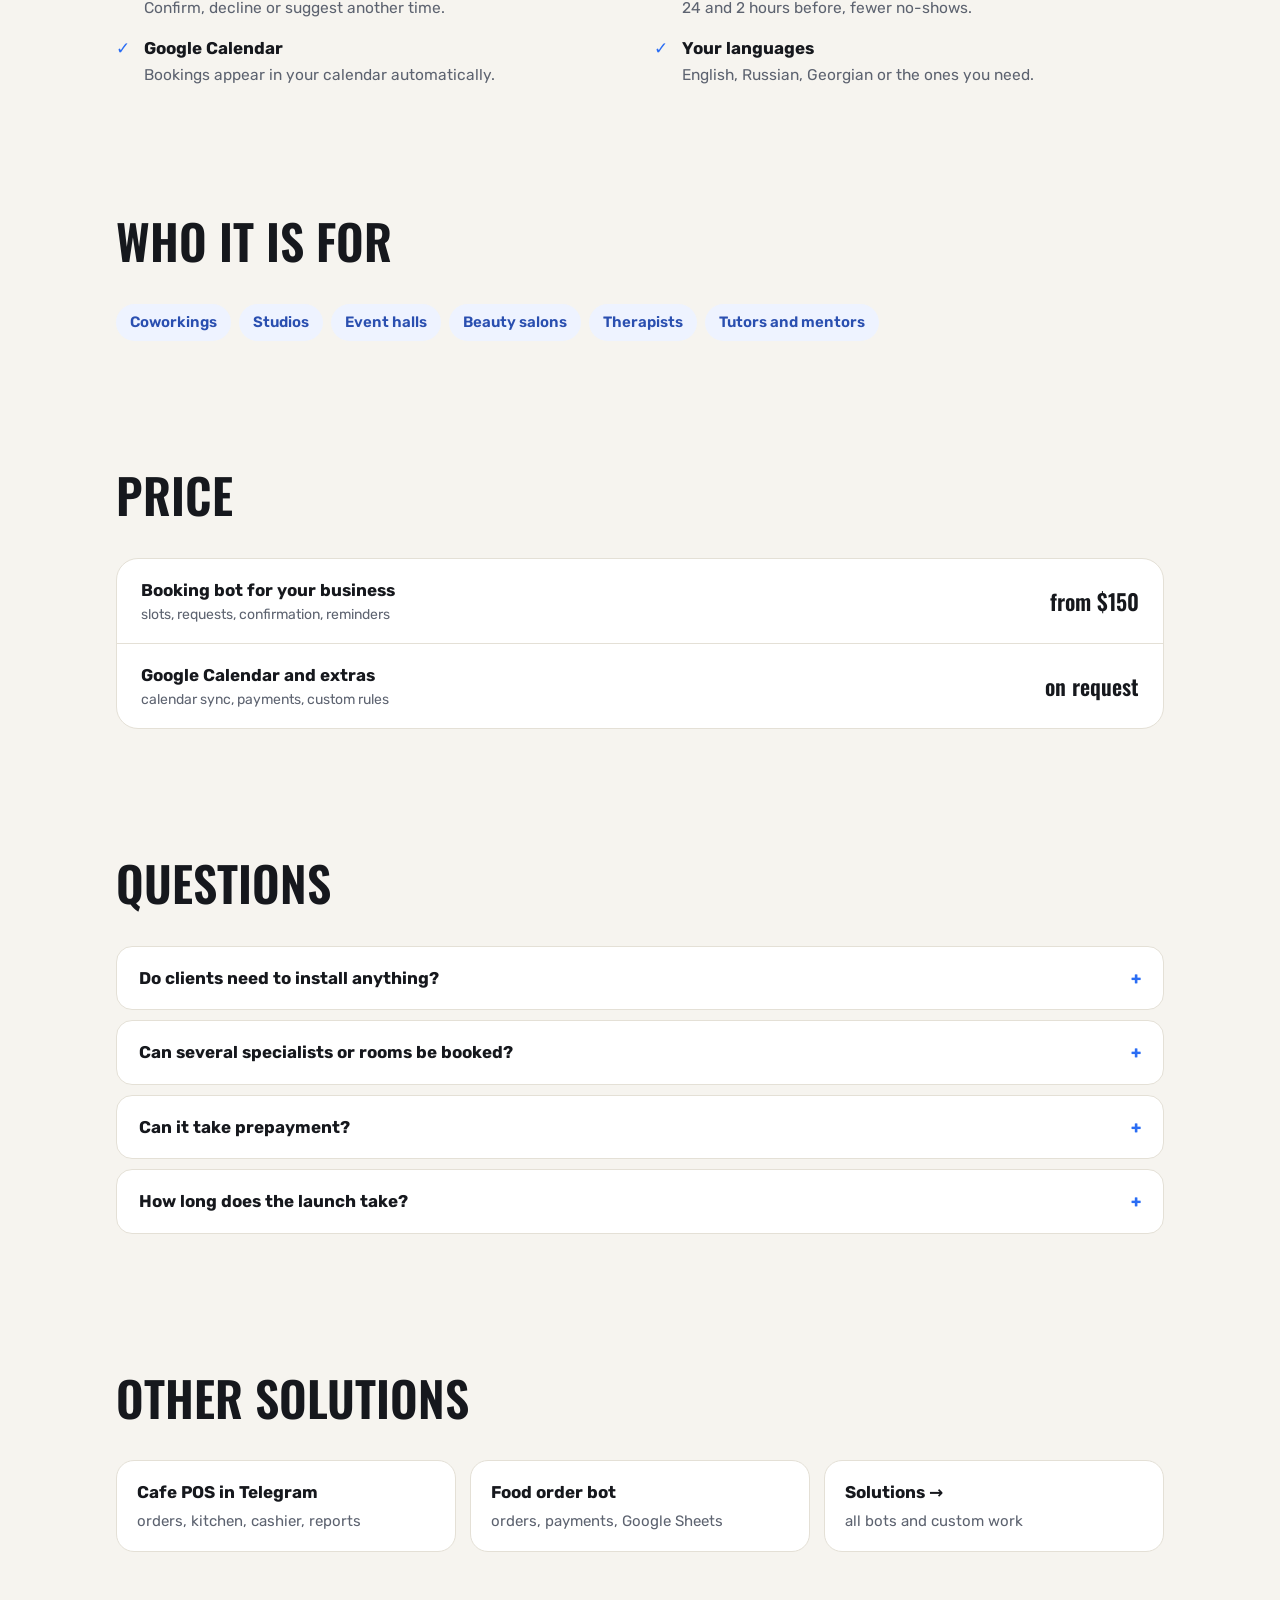
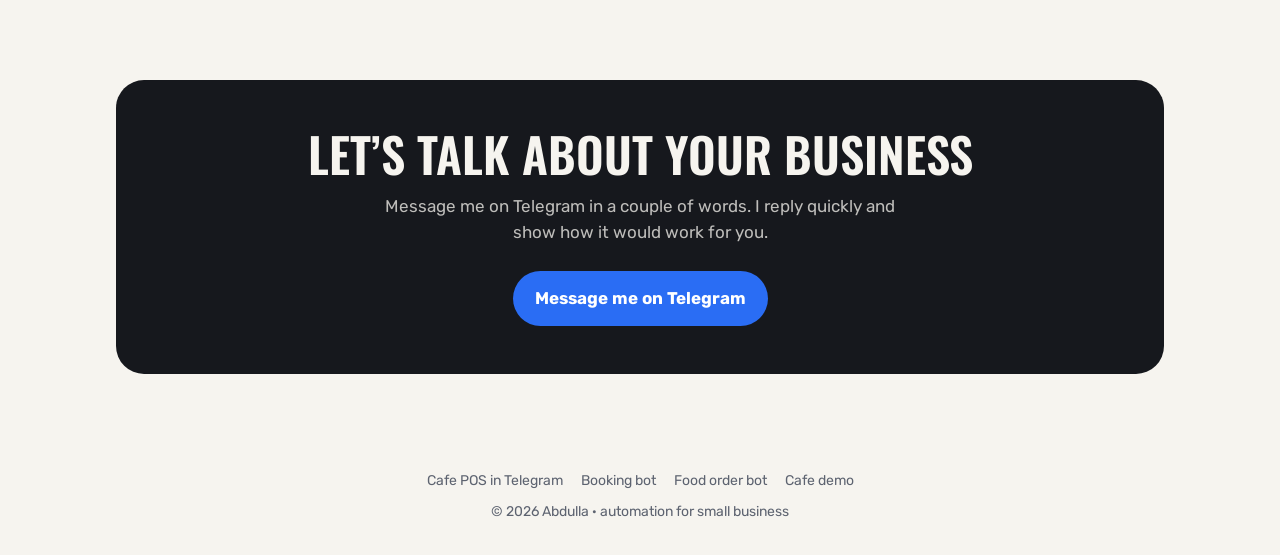
<file: booking-bot/index.html>
<!doctype html>
<html lang="en">
<head>
<meta charset="utf-8">
<meta name="viewport" content="width=device-width, initial-scale=1">
<title>Abdullab — Telegram booking bot: appointments, rooms and events with reminders</title>
<link rel="icon" href="../favicon.ico?v=4" sizes="32x32">
<link rel="icon" href="../assets/icon-256.png?v=4" type="image/png" sizes="256x256">
<link rel="apple-touch-icon" href="../assets/apple-touch-icon.png?v=4">
<meta name="description" content="A Telegram bot for bookings: clients see free slots, send a request, the admin confirms in Telegram, reminders go out 24 and 2 hours before. Works with Google Calendar.">
<link rel="canonical" href="https://abdullab.com/booking-bot/">
<link rel="alternate" hreflang="en" href="https://abdullab.com/booking-bot/">
<link rel="alternate" hreflang="ru" href="https://abdullab.com/ru/bot-dlya-zapisi/">
<link rel="alternate" hreflang="x-default" href="https://abdullab.com/booking-bot/">
<meta property="og:type" content="website">
<meta property="og:site_name" content="Abdullab">
<meta property="og:title" content="Abdullab — Telegram booking bot: appointments, rooms and events with reminders">
<meta property="og:description" content="A Telegram bot for bookings: clients see free slots, send a request, the admin confirms in Telegram, reminders go out 24 and 2 hours before. Works with Google Calendar.">
<meta property="og:url" content="https://abdullab.com/booking-bot/">
<meta property="og:image" content="https://abdullab.com/assets/og-image.png?v=2">
<meta property="og:image:width" content="1200">
<meta property="og:image:height" content="630">
<meta property="og:image:alt" content="Abdullab — automation, innovation, growth">
<meta name="twitter:card" content="summary_large_image">
<meta property="og:locale" content="en_US">
<script src="/analytics.js" defer></script>
<script type="application/ld+json">[{"@context": "https://schema.org", "@type": "Service", "name": "Booking bot", "description": "A Telegram bot for bookings: clients see free slots, send a request, the admin confirms in Telegram, reminders go out 24 and 2 hours before. Works with Google Calendar.", "url": "https://abdullab.com/booking-bot/", "areaServed": ["GE", "Worldwide"], "inLanguage": "en", "provider": {"@type": "ProfessionalService", "name": "Abdullab", "url": "https://abdullab.com/", "sameAs": ["https://t.me/abdullah_shatlyk"]}, "offers": {"@type": "Offer", "priceCurrency": "USD", "price": "150"}}, {"@context": "https://schema.org", "@type": "BreadcrumbList", "itemListElement": [{"@type": "ListItem", "position": 1, "name": "Home", "item": "https://abdullab.com/"}, {"@type": "ListItem", "position": 2, "name": "Booking bot", "item": "https://abdullab.com/booking-bot/"}]}, {"@context": "https://schema.org", "@type": "FAQPage", "mainEntity": [{"@type": "Question", "name": "Do clients need to install anything?", "acceptedAnswer": {"@type": "Answer", "text": "Only Telegram, which most people already have. They open the bot by a link or QR code."}}, {"@type": "Question", "name": "Can several specialists or rooms be booked?", "acceptedAnswer": {"@type": "Answer", "text": "Yes. Each room or specialist gets its own schedule."}}, {"@type": "Question", "name": "Can it take prepayment?", "acceptedAnswer": {"@type": "Answer", "text": "It can be added. We will choose a payment method that works in your country."}}, {"@type": "Question", "name": "How long does the launch take?", "acceptedAnswer": {"@type": "Answer", "text": "A simple booking bot usually runs within 48 hours."}}]}]</script>
<link rel="preconnect" href="https://fonts.googleapis.com">
<link href="https://fonts.googleapis.com/css2?family=Oswald:wght@500;600;700&family=Rubik:wght@400;500;600;700&display=swap" rel="stylesheet">
<link rel="stylesheet" href="/assets/site.css">
</head>
<body>

<header>
  <div class="wrap">
    <a class="logo" href="/" ><img class="lg-l" src="/assets/logo-light.png?v=4" alt="Abdullab" width="188" height="28"><img class="lg-d" src="/assets/logo.png?v=4" alt="Abdullab" width="188" height="28"></a>
    <nav>
      <a href="/#bots">Solutions</a>
      <a href="/#prices">Prices</a>
      <a class="nav-cta" href="https://t.me/abdullah_shatlyk">Message me →</a>
      <a class="lang" href="/ru/bot-dlya-zapisi/" hreflang="ru" lang="ru" title="Русская версия">RU</a>
    </nav>
  </div>
</header>

<main>
<div class="land-hero">
  <div class="wrap">
    <div class="crumbs"><a href="/">Home</a> › Booking bot</div>
    <span class="eyebrow">For studios, coworkings, halls and specialists</span>
    <h1>Telegram <em>booking bot</em>: clients book themselves, you just confirm</h1>
    <p class="lead">Clients see free time, send a request and get reminders. You confirm in one tap in Telegram, and everything lands in Google Calendar. No more back-and-forth in messengers.</p>
    <div class="actions">
      <a class="btn btn-main" href="https://t.me/abdullah_shatlyk">Discuss your task on Telegram</a>
      <a class="btn btn-ghost" href="https://t.me/shatbot_bron_bot">Try the demo bot →</a>
    </div>
  </div>
</div>

<section>
  <div class="wrap">
    <div class="sec-head"><h2>Sound familiar?</h2></div>
    <div class="pains"><div class="pain"><b>Endless messages</b><span>“Is Tuesday free?” “And at 6?” Half the day goes into agreeing on a time.</span></div><div class="pain"><b>Double bookings</b><span>Two clients booked for the same slot because the schedule lives in a notebook.</span></div><div class="pain"><b>No-shows</b><span>People forget, and nobody reminds them the day before.</span></div></div>
  </div>
</section>

<section>
  <div class="wrap">
    <div class="sec-head"><h2>How it works</h2></div>
    <div class="steps"><div class="step"><h3>Client</h3><p>Opens the bot, sees free slots or the events schedule, picks a time.</p></div><div class="step"><h3>Request</h3><p>The bot collects name, contact and details and sends them to you.</p></div><div class="step"><h3>Confirmation</h3><p>You confirm or decline right in Telegram; the client is notified.</p></div><div class="step"><h3>Reminders</h3><p>The client gets a reminder 24 hours and 2 hours before.</p></div></div>
  </div>
</section>

<section>
  <div class="wrap">
    <div class="sec-head"><h2>What you get</h2></div>
    <ul class="feat"><li><b>Free slots and schedule</b><span>Clients see only what is really available.</span></li><li><b>Requests in Telegram</b><span>All details arrive in one message with buttons.</span></li><li><b>One-tap confirmation</b><span>Confirm, decline or suggest another time.</span></li><li><b>Automatic reminders</b><span>24 and 2 hours before, fewer no-shows.</span></li><li><b>Google Calendar</b><span>Bookings appear in your calendar automatically.</span></li><li><b>Your languages</b><span>English, Russian, Georgian or the ones you need.</span></li></ul>
  </div>
</section>

<section>
  <div class="wrap">
    <div class="sec-head"><h2>Who it is for</h2></div>
    <div class="who"><span>Coworkings</span><span>Studios</span><span>Event halls</span><span>Beauty salons</span><span>Therapists</span><span>Tutors and mentors</span></div>
  </div>
</section>

<section>
  <div class="wrap">
    <div class="sec-head"><h2>Price</h2></div>
    <div class="prices"><div class="row"><div><b>Booking bot for your business</b><small>slots, requests, confirmation, reminders</small></div><div class="p">from $150</div></div><div class="row"><div><b>Google Calendar and extras</b><small>calendar sync, payments, custom rules</small></div><div class="p">on request</div></div></div>
  </div>
</section>

<section class="faq">
  <div class="wrap">
    <div class="sec-head"><h2>Questions</h2></div>
    <details><summary>Do clients need to install anything?</summary><p>Only Telegram, which most people already have. They open the bot by a link or QR code.</p></details><details><summary>Can several specialists or rooms be booked?</summary><p>Yes. Each room or specialist gets its own schedule.</p></details><details><summary>Can it take prepayment?</summary><p>It can be added. We will choose a payment method that works in your country.</p></details><details><summary>How long does the launch take?</summary><p>A simple booking bot usually runs within 48 hours.</p></details>
  </div>
</section>

<section>
  <div class="wrap">
    <div class="sec-head"><h2>Other solutions</h2></div>
    <div class="more-links"><a href="/cafe-pos/">Cafe POS in Telegram<span>orders, kitchen, cashier, reports</span></a><a href="/food-order-bot/">Food order bot<span>orders, payments, Google Sheets</span></a><a href="/#bots">Solutions →<span>all bots and custom work</span></a></div>
  </div>
</section>

<section>
  <div class="wrap">
    <div class="cta">
      <h2>Let’s talk about your business</h2>
      <p>Message me on Telegram in a couple of words. I reply quickly and show how it would work for you.</p>
      <a class="btn btn-main" href="https://t.me/abdullah_shatlyk">Message me on Telegram</a>
    </div>
  </div>
</section>
</main>

<footer>
  <div class="wrap">
    <div class="foot-links"><a href="/cafe-pos/">Cafe POS in Telegram</a><a href="/booking-bot/">Booking bot</a><a href="/food-order-bot/">Food order bot</a><a href="/cafe.html#en">Cafe demo</a></div>
    © 2026 Abdulla · automation for small business
  </div>
</footer>

</body>
</html>
</file>
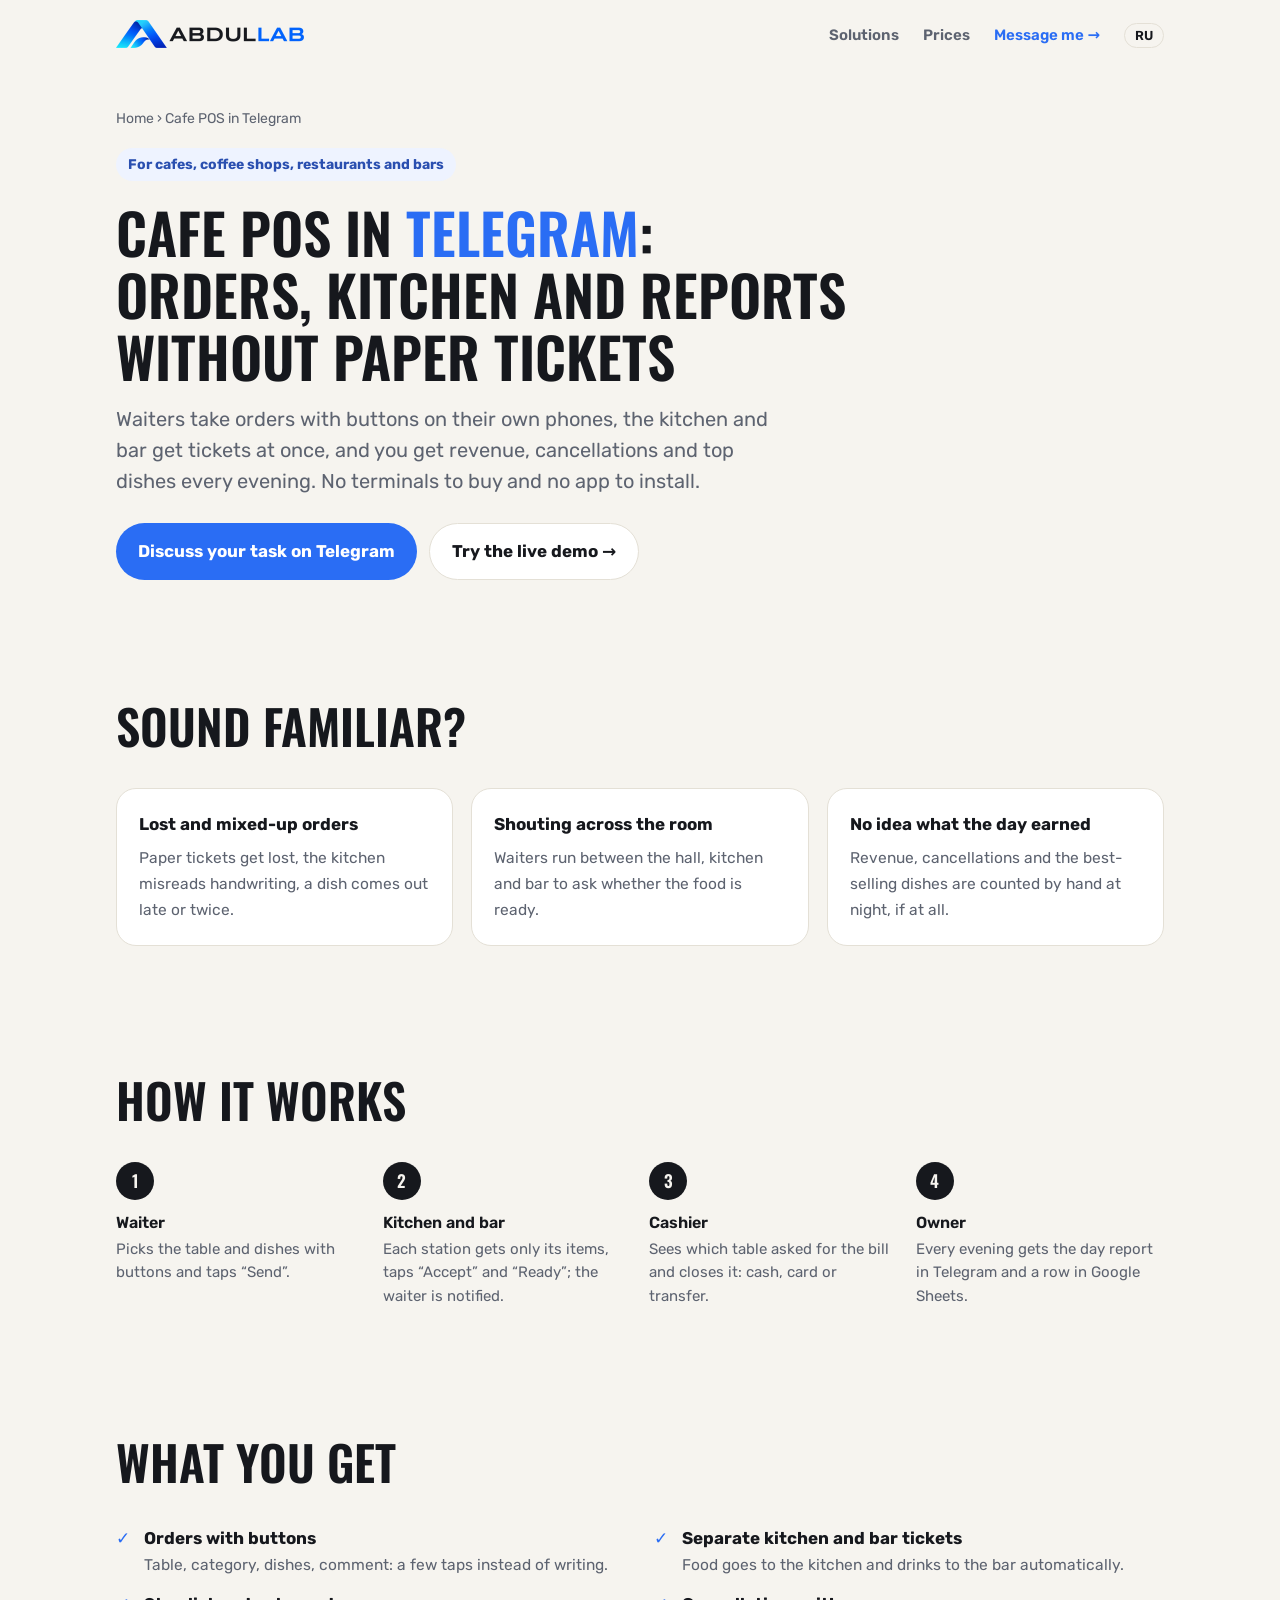
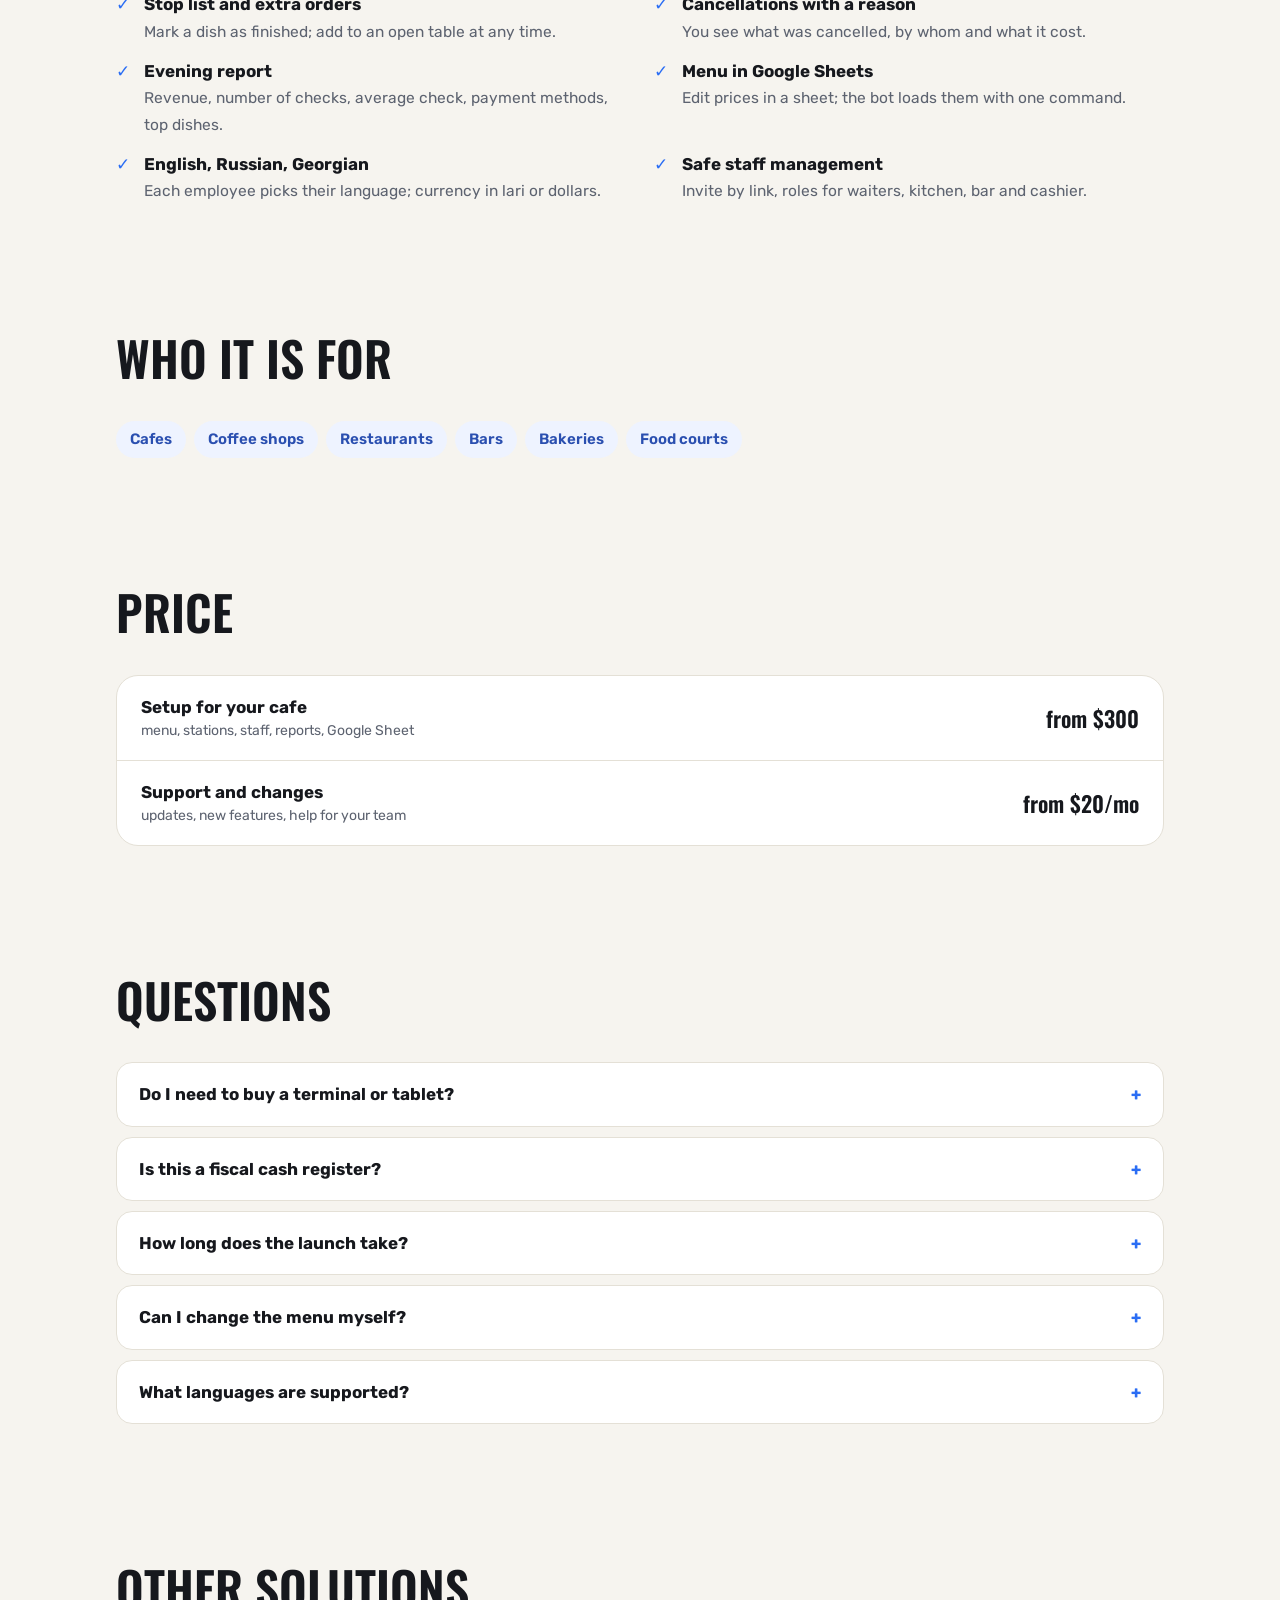
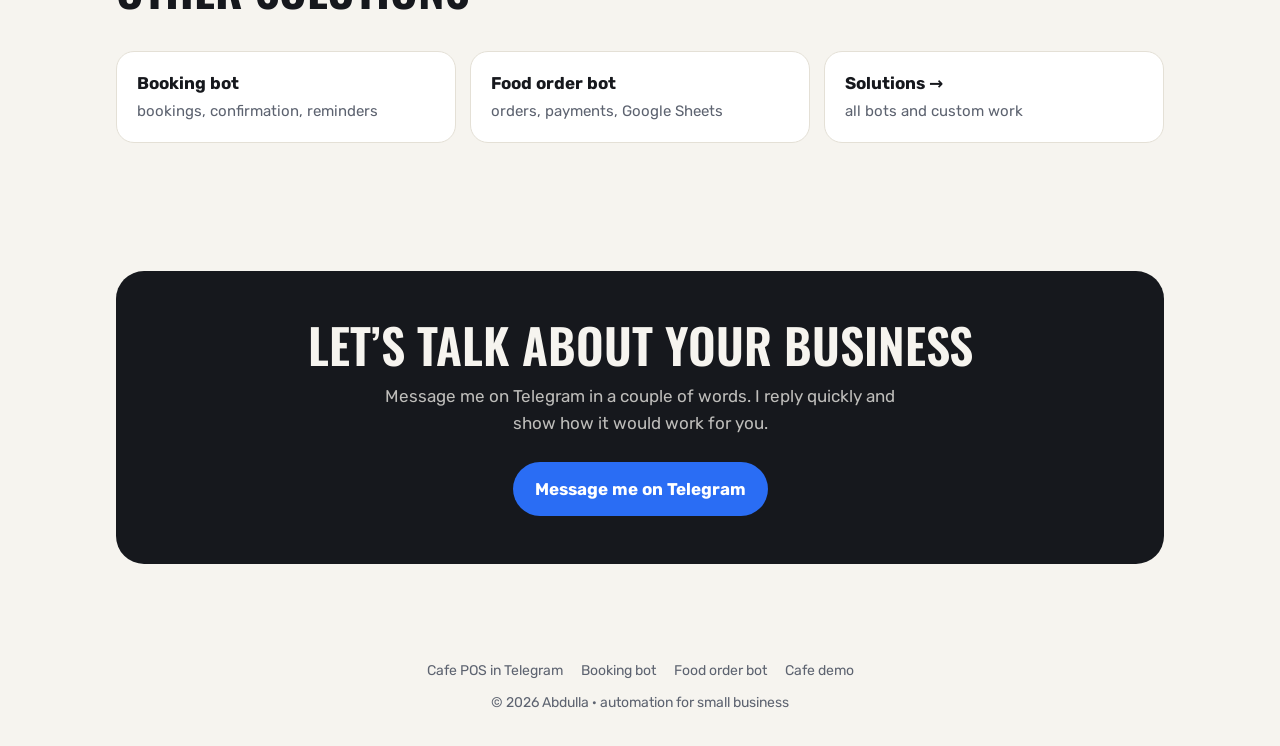
<file: cafe-pos/index.html>
<!doctype html>
<html lang="en">
<head>
<meta charset="utf-8">
<meta name="viewport" content="width=device-width, initial-scale=1">
<title>Abdullab — Telegram POS for cafes and restaurants: orders, kitchen, cashier, reports</title>
<link rel="icon" href="../favicon.ico?v=4" sizes="32x32">
<link rel="icon" href="../assets/icon-256.png?v=4" type="image/png" sizes="256x256">
<link rel="apple-touch-icon" href="../assets/apple-touch-icon.png?v=4">
<meta name="description" content="A cafe cash desk in Telegram: waiters take orders with buttons, the kitchen and bar get tickets, the cashier closes tables, the owner gets an evening report and a Google Sheet. No new hardware.">
<link rel="canonical" href="https://abdullab.com/cafe-pos/">
<link rel="alternate" hreflang="en" href="https://abdullab.com/cafe-pos/">
<link rel="alternate" hreflang="ru" href="https://abdullab.com/ru/kassa-dlya-kafe/">
<link rel="alternate" hreflang="x-default" href="https://abdullab.com/cafe-pos/">
<meta property="og:type" content="website">
<meta property="og:site_name" content="Abdullab">
<meta property="og:title" content="Abdullab — Telegram POS for cafes and restaurants: orders, kitchen, cashier, reports">
<meta property="og:description" content="A cafe cash desk in Telegram: waiters take orders with buttons, the kitchen and bar get tickets, the cashier closes tables, the owner gets an evening report and a Google Sheet. No new hardware.">
<meta property="og:url" content="https://abdullab.com/cafe-pos/">
<meta property="og:image" content="https://abdullab.com/assets/og-image.png?v=2">
<meta property="og:image:width" content="1200">
<meta property="og:image:height" content="630">
<meta property="og:image:alt" content="Abdullab — automation, innovation, growth">
<meta name="twitter:card" content="summary_large_image">
<meta property="og:locale" content="en_US">
<script src="/analytics.js" defer></script>
<script type="application/ld+json">[{"@context": "https://schema.org", "@type": "Service", "name": "Cafe POS in Telegram", "description": "A cafe cash desk in Telegram: waiters take orders with buttons, the kitchen and bar get tickets, the cashier closes tables, the owner gets an evening report and a Google Sheet. No new hardware.", "url": "https://abdullab.com/cafe-pos/", "areaServed": ["GE", "Worldwide"], "inLanguage": "en", "provider": {"@type": "ProfessionalService", "name": "Abdullab", "url": "https://abdullab.com/", "sameAs": ["https://t.me/abdullah_shatlyk"]}, "offers": {"@type": "Offer", "priceCurrency": "USD", "price": "300"}}, {"@context": "https://schema.org", "@type": "BreadcrumbList", "itemListElement": [{"@type": "ListItem", "position": 1, "name": "Home", "item": "https://abdullab.com/"}, {"@type": "ListItem", "position": 2, "name": "Cafe POS in Telegram", "item": "https://abdullab.com/cafe-pos/"}]}, {"@context": "https://schema.org", "@type": "FAQPage", "mainEntity": [{"@type": "Question", "name": "Do I need to buy a terminal or tablet?", "acceptedAnswer": {"@type": "Answer", "text": "No. Staff use the phones they already have, with Telegram installed. The kitchen and bar can use any phone or tablet."}}, {"@type": "Question", "name": "Is this a fiscal cash register?", "acceptedAnswer": {"@type": "Answer", "text": "No. It handles orders, the kitchen, bills and day reports. Fiscal receipts stay with your existing cash register or card terminal."}}, {"@type": "Question", "name": "How long does the launch take?", "acceptedAnswer": {"@type": "Answer", "text": "Usually 48 hours: I load your menu, set up stations and staff, and show the team how to use it."}}, {"@type": "Question", "name": "Can I change the menu myself?", "acceptedAnswer": {"@type": "Answer", "text": "Yes. The menu lives in a Google Sheet: edit names and prices there and the bot picks them up."}}, {"@type": "Question", "name": "What languages are supported?", "acceptedAnswer": {"@type": "Answer", "text": "English, Russian and Georgian. Each employee chooses their own language."}}]}]</script>
<link rel="preconnect" href="https://fonts.googleapis.com">
<link href="https://fonts.googleapis.com/css2?family=Oswald:wght@500;600;700&family=Rubik:wght@400;500;600;700&display=swap" rel="stylesheet">
<link rel="stylesheet" href="/assets/site.css">
</head>
<body>

<header>
  <div class="wrap">
    <a class="logo" href="/" ><img class="lg-l" src="/assets/logo-light.png?v=4" alt="Abdullab" width="188" height="28"><img class="lg-d" src="/assets/logo.png?v=4" alt="Abdullab" width="188" height="28"></a>
    <nav>
      <a href="/#bots">Solutions</a>
      <a href="/#prices">Prices</a>
      <a class="nav-cta" href="https://t.me/abdullah_shatlyk">Message me →</a>
      <a class="lang" href="/ru/kassa-dlya-kafe/" hreflang="ru" lang="ru" title="Русская версия">RU</a>
    </nav>
  </div>
</header>

<main>
<div class="land-hero">
  <div class="wrap">
    <div class="crumbs"><a href="/">Home</a> › Cafe POS in Telegram</div>
    <span class="eyebrow">For cafes, coffee shops, restaurants and bars</span>
    <h1>Cafe POS in <em>Telegram</em>: orders, kitchen and reports without paper tickets</h1>
    <p class="lead">Waiters take orders with buttons on their own phones, the kitchen and bar get tickets at once, and you get revenue, cancellations and top dishes every evening. No terminals to buy and no app to install.</p>
    <div class="actions">
      <a class="btn btn-main" href="https://t.me/abdullah_shatlyk">Discuss your task on Telegram</a>
      <a class="btn btn-ghost" href="/cafe.html#en">Try the live demo →</a>
    </div>
  </div>
</div>

<section>
  <div class="wrap">
    <div class="sec-head"><h2>Sound familiar?</h2></div>
    <div class="pains"><div class="pain"><b>Lost and mixed-up orders</b><span>Paper tickets get lost, the kitchen misreads handwriting, a dish comes out late or twice.</span></div><div class="pain"><b>Shouting across the room</b><span>Waiters run between the hall, kitchen and bar to ask whether the food is ready.</span></div><div class="pain"><b>No idea what the day earned</b><span>Revenue, cancellations and the best-selling dishes are counted by hand at night, if at all.</span></div></div>
  </div>
</section>

<section>
  <div class="wrap">
    <div class="sec-head"><h2>How it works</h2></div>
    <div class="steps"><div class="step"><h3>Waiter</h3><p>Picks the table and dishes with buttons and taps “Send”.</p></div><div class="step"><h3>Kitchen and bar</h3><p>Each station gets only its items, taps “Accept” and “Ready”; the waiter is notified.</p></div><div class="step"><h3>Cashier</h3><p>Sees which table asked for the bill and closes it: cash, card or transfer.</p></div><div class="step"><h3>Owner</h3><p>Every evening gets the day report in Telegram and a row in Google Sheets.</p></div></div>
  </div>
</section>

<section>
  <div class="wrap">
    <div class="sec-head"><h2>What you get</h2></div>
    <ul class="feat"><li><b>Orders with buttons</b><span>Table, category, dishes, comment: a few taps instead of writing.</span></li><li><b>Separate kitchen and bar tickets</b><span>Food goes to the kitchen and drinks to the bar automatically.</span></li><li><b>Stop list and extra orders</b><span>Mark a dish as finished; add to an open table at any time.</span></li><li><b>Cancellations with a reason</b><span>You see what was cancelled, by whom and what it cost.</span></li><li><b>Evening report</b><span>Revenue, number of checks, average check, payment methods, top dishes.</span></li><li><b>Menu in Google Sheets</b><span>Edit prices in a sheet; the bot loads them with one command.</span></li><li><b>English, Russian, Georgian</b><span>Each employee picks their language; currency in lari or dollars.</span></li><li><b>Safe staff management</b><span>Invite by link, roles for waiters, kitchen, bar and cashier.</span></li></ul>
  </div>
</section>

<section>
  <div class="wrap">
    <div class="sec-head"><h2>Who it is for</h2></div>
    <div class="who"><span>Cafes</span><span>Coffee shops</span><span>Restaurants</span><span>Bars</span><span>Bakeries</span><span>Food courts</span></div>
  </div>
</section>

<section>
  <div class="wrap">
    <div class="sec-head"><h2>Price</h2></div>
    <div class="prices"><div class="row"><div><b>Setup for your cafe</b><small>menu, stations, staff, reports, Google Sheet</small></div><div class="p">from $300</div></div><div class="row"><div><b>Support and changes</b><small>updates, new features, help for your team</small></div><div class="p">from $20/mo</div></div></div>
  </div>
</section>

<section class="faq">
  <div class="wrap">
    <div class="sec-head"><h2>Questions</h2></div>
    <details><summary>Do I need to buy a terminal or tablet?</summary><p>No. Staff use the phones they already have, with Telegram installed. The kitchen and bar can use any phone or tablet.</p></details><details><summary>Is this a fiscal cash register?</summary><p>No. It handles orders, the kitchen, bills and day reports. Fiscal receipts stay with your existing cash register or card terminal.</p></details><details><summary>How long does the launch take?</summary><p>Usually 48 hours: I load your menu, set up stations and staff, and show the team how to use it.</p></details><details><summary>Can I change the menu myself?</summary><p>Yes. The menu lives in a Google Sheet: edit names and prices there and the bot picks them up.</p></details><details><summary>What languages are supported?</summary><p>English, Russian and Georgian. Each employee chooses their own language.</p></details>
  </div>
</section>

<section>
  <div class="wrap">
    <div class="sec-head"><h2>Other solutions</h2></div>
    <div class="more-links"><a href="/booking-bot/">Booking bot<span>bookings, confirmation, reminders</span></a><a href="/food-order-bot/">Food order bot<span>orders, payments, Google Sheets</span></a><a href="/#bots">Solutions →<span>all bots and custom work</span></a></div>
  </div>
</section>

<section>
  <div class="wrap">
    <div class="cta">
      <h2>Let’s talk about your business</h2>
      <p>Message me on Telegram in a couple of words. I reply quickly and show how it would work for you.</p>
      <a class="btn btn-main" href="https://t.me/abdullah_shatlyk">Message me on Telegram</a>
    </div>
  </div>
</section>
</main>

<footer>
  <div class="wrap">
    <div class="foot-links"><a href="/cafe-pos/">Cafe POS in Telegram</a><a href="/booking-bot/">Booking bot</a><a href="/food-order-bot/">Food order bot</a><a href="/cafe.html#en">Cafe demo</a></div>
    © 2026 Abdulla · automation for small business
  </div>
</footer>

</body>
</html>
</file>
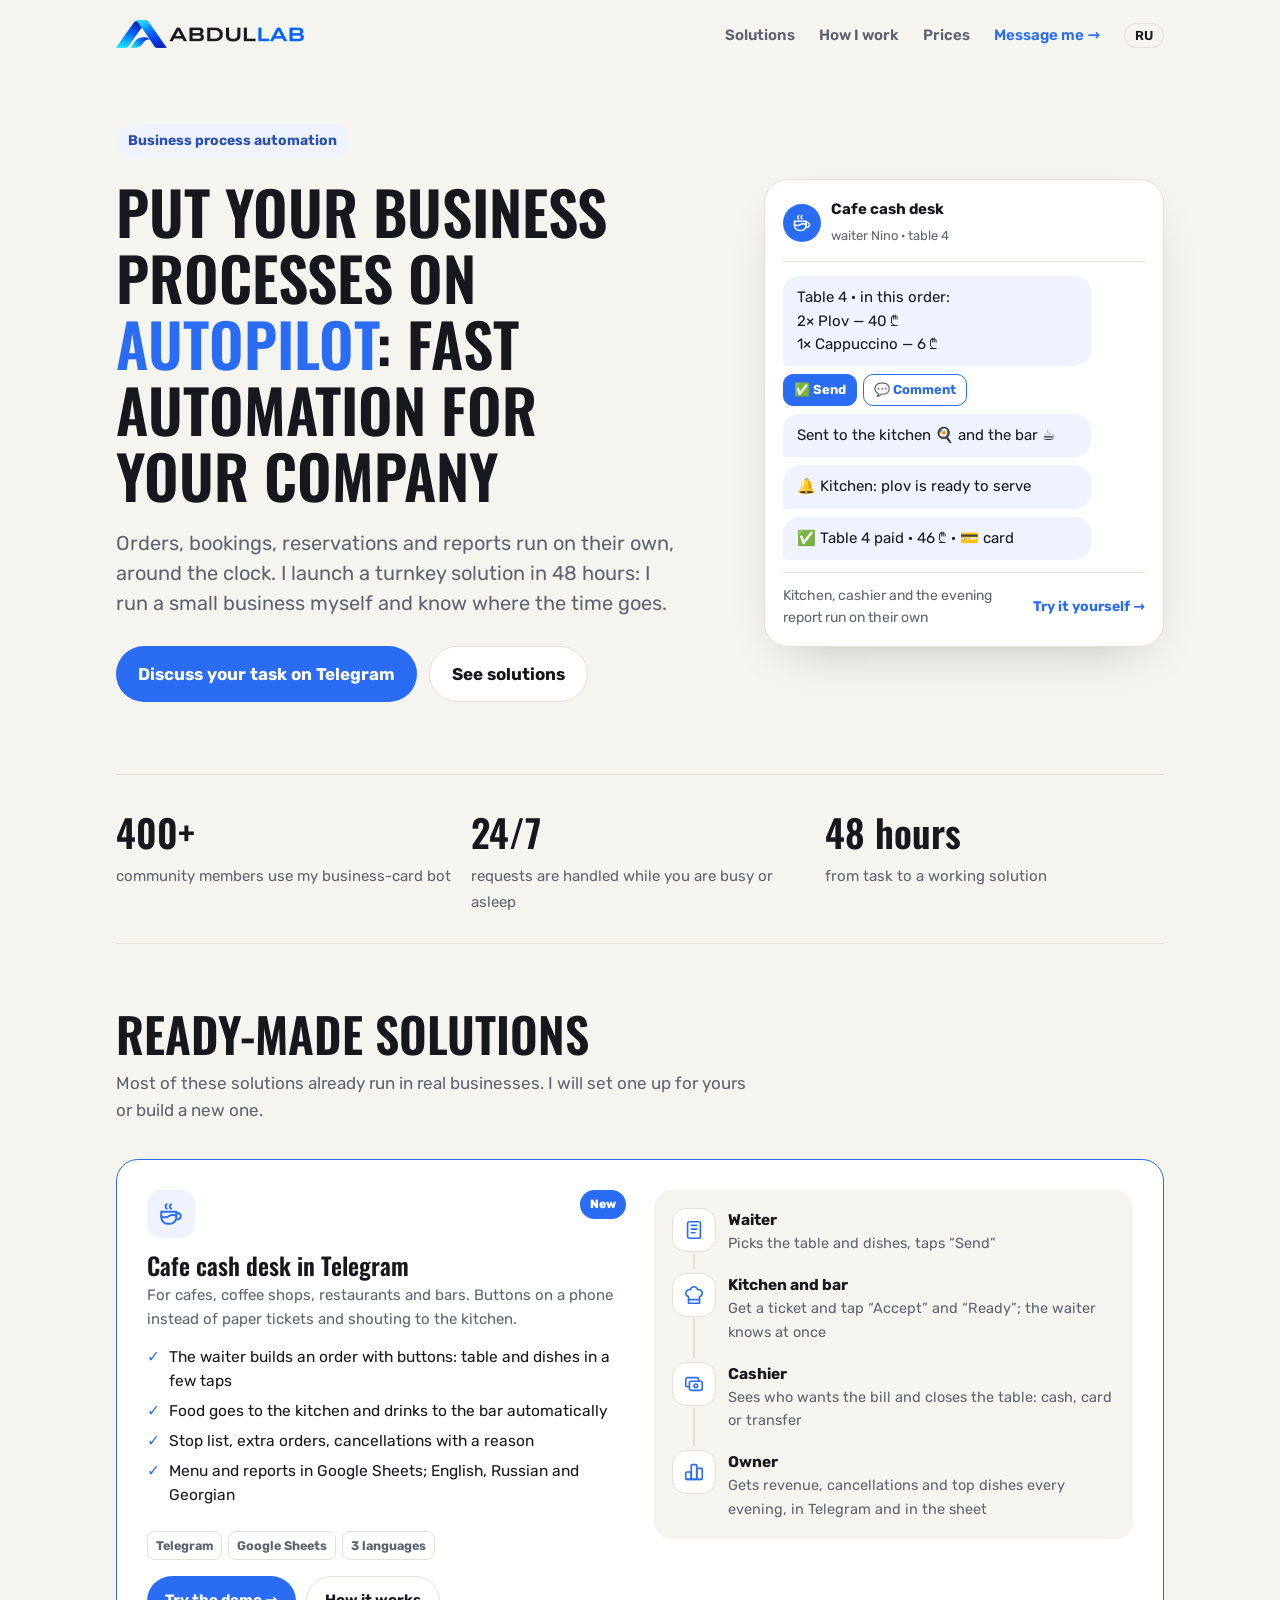
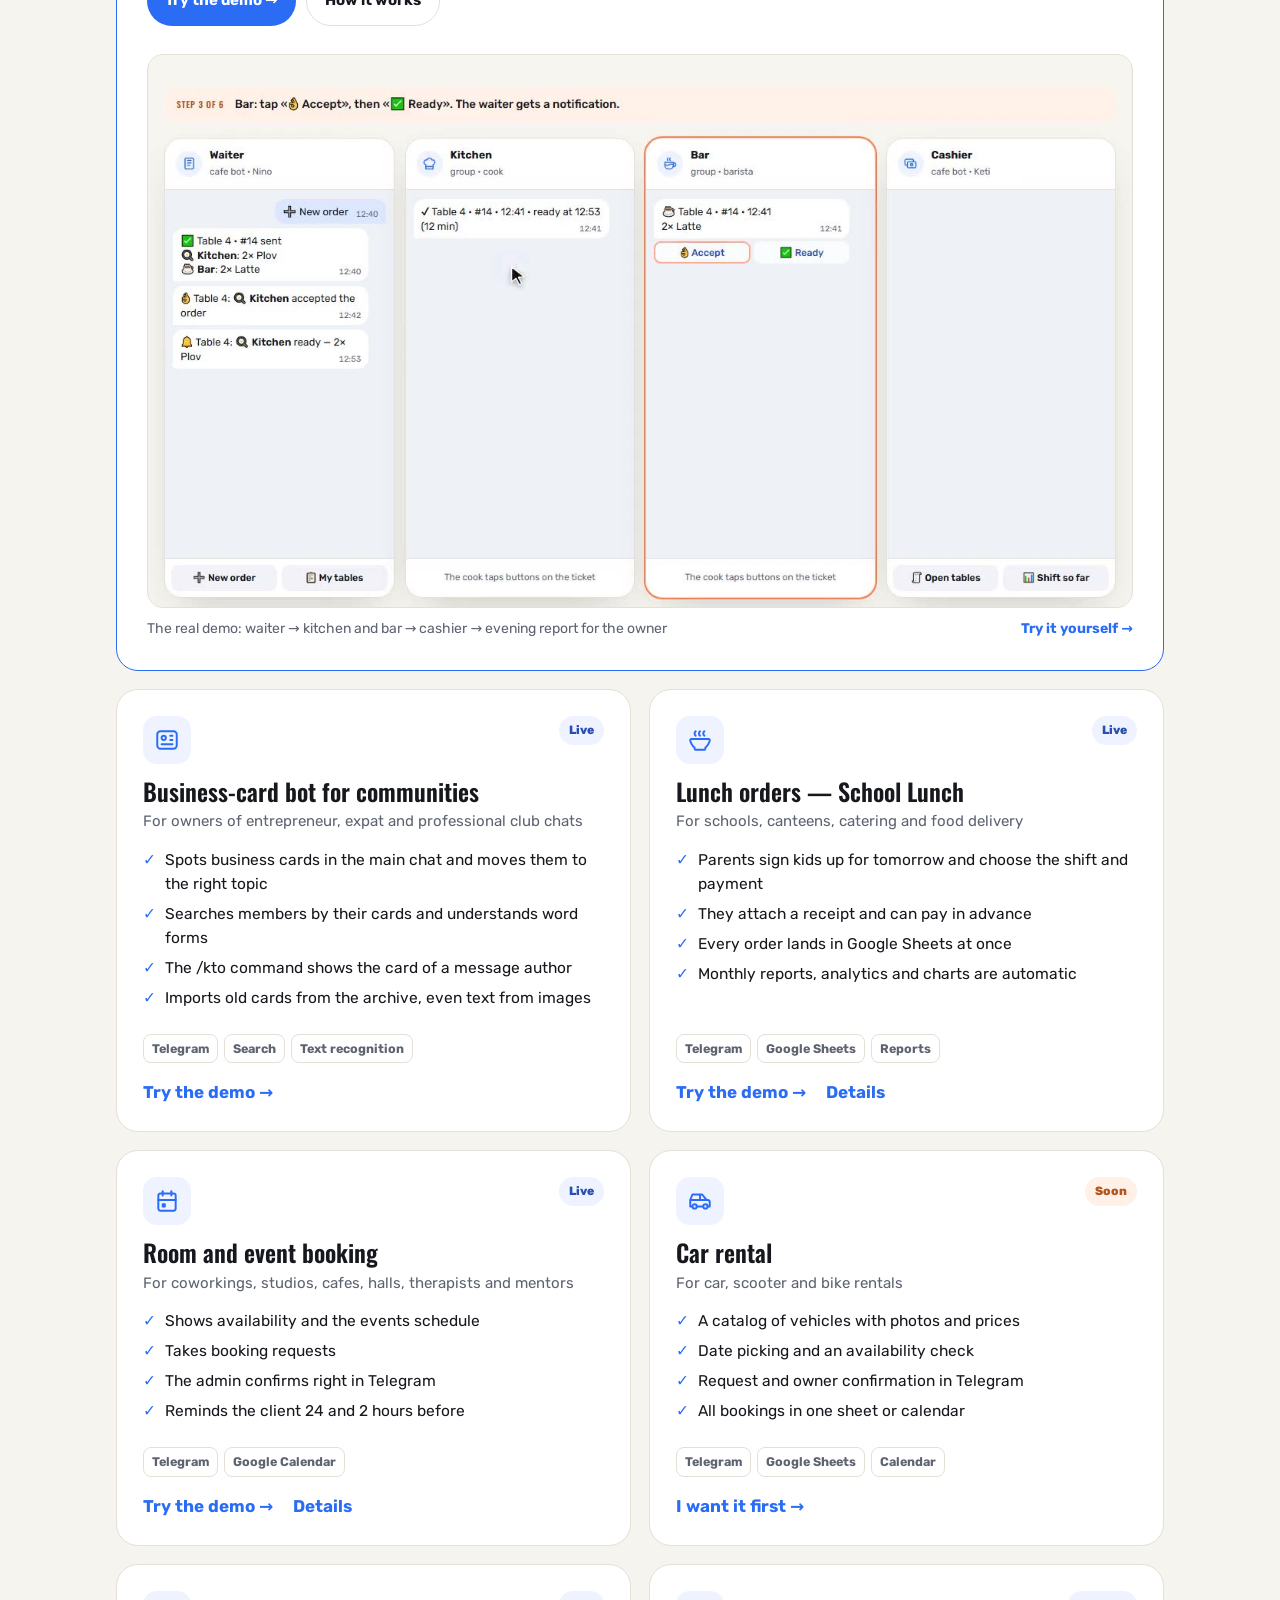
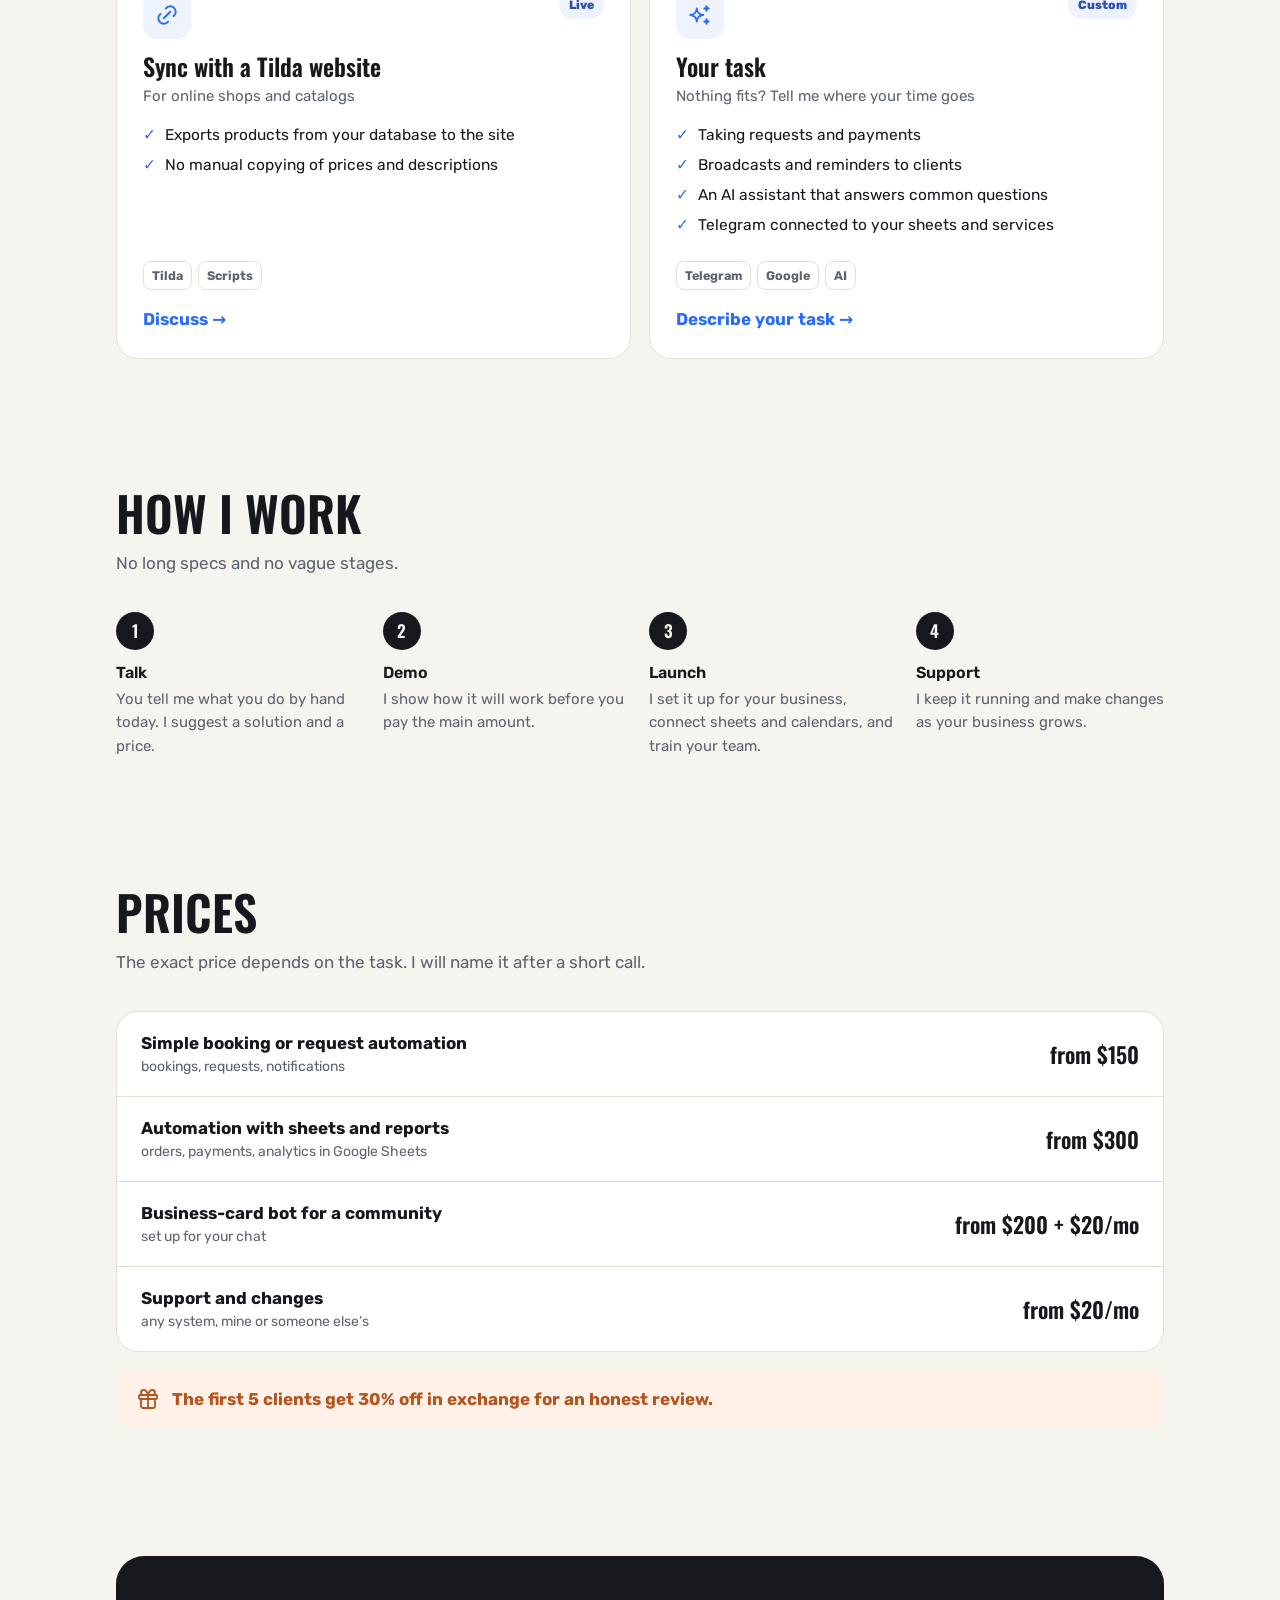
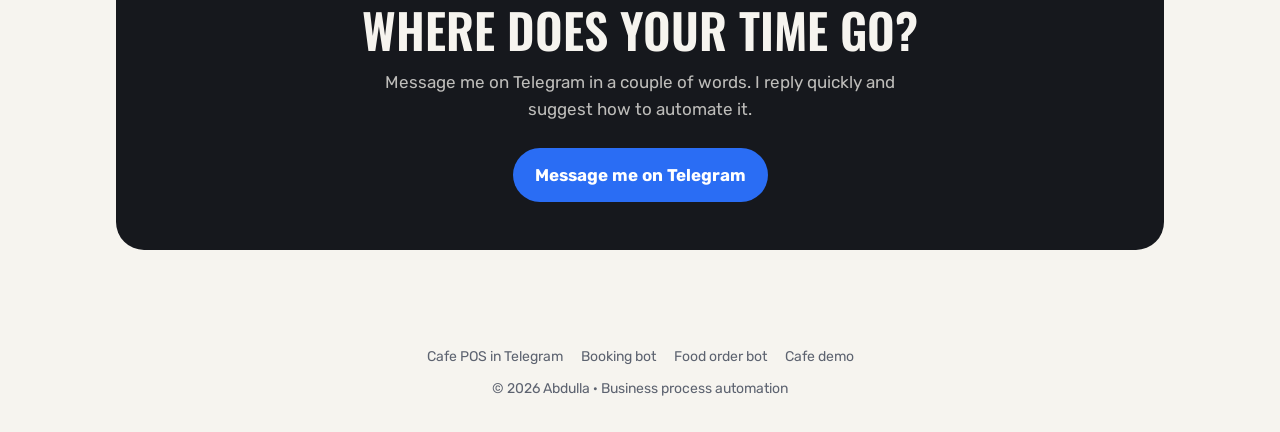
<file: en/index.html>
<!doctype html>
<html lang="en">
<head>
<meta charset="utf-8">
<title>Abdullab — moved</title>
<link rel="canonical" href="https://abdullab.com/">
<meta name="robots" content="noindex">
<meta http-equiv="refresh" content="0; url=../">
<script>location.replace("../" + location.hash);</script>
</head>
<body><p>The English site now lives at <a href="../">https://abdullab.com/</a>.</p></body>
</html>
</file>
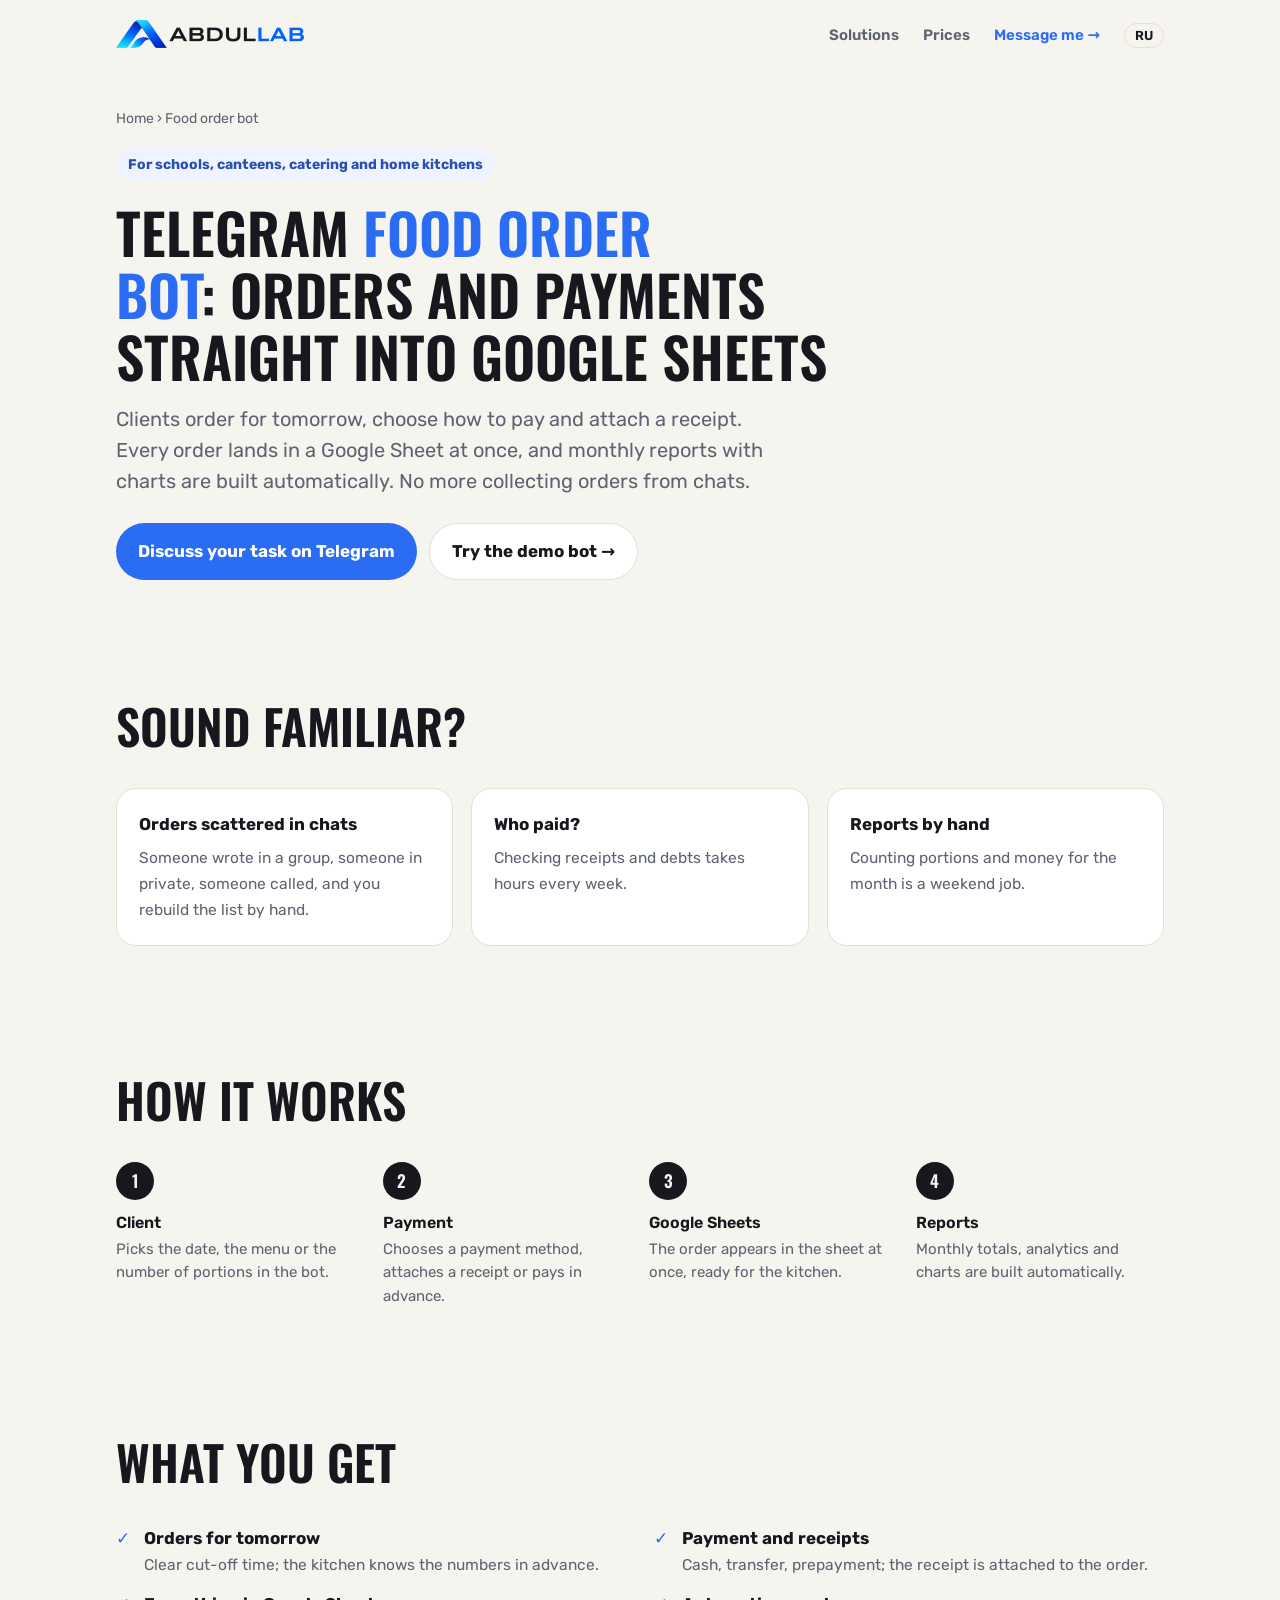
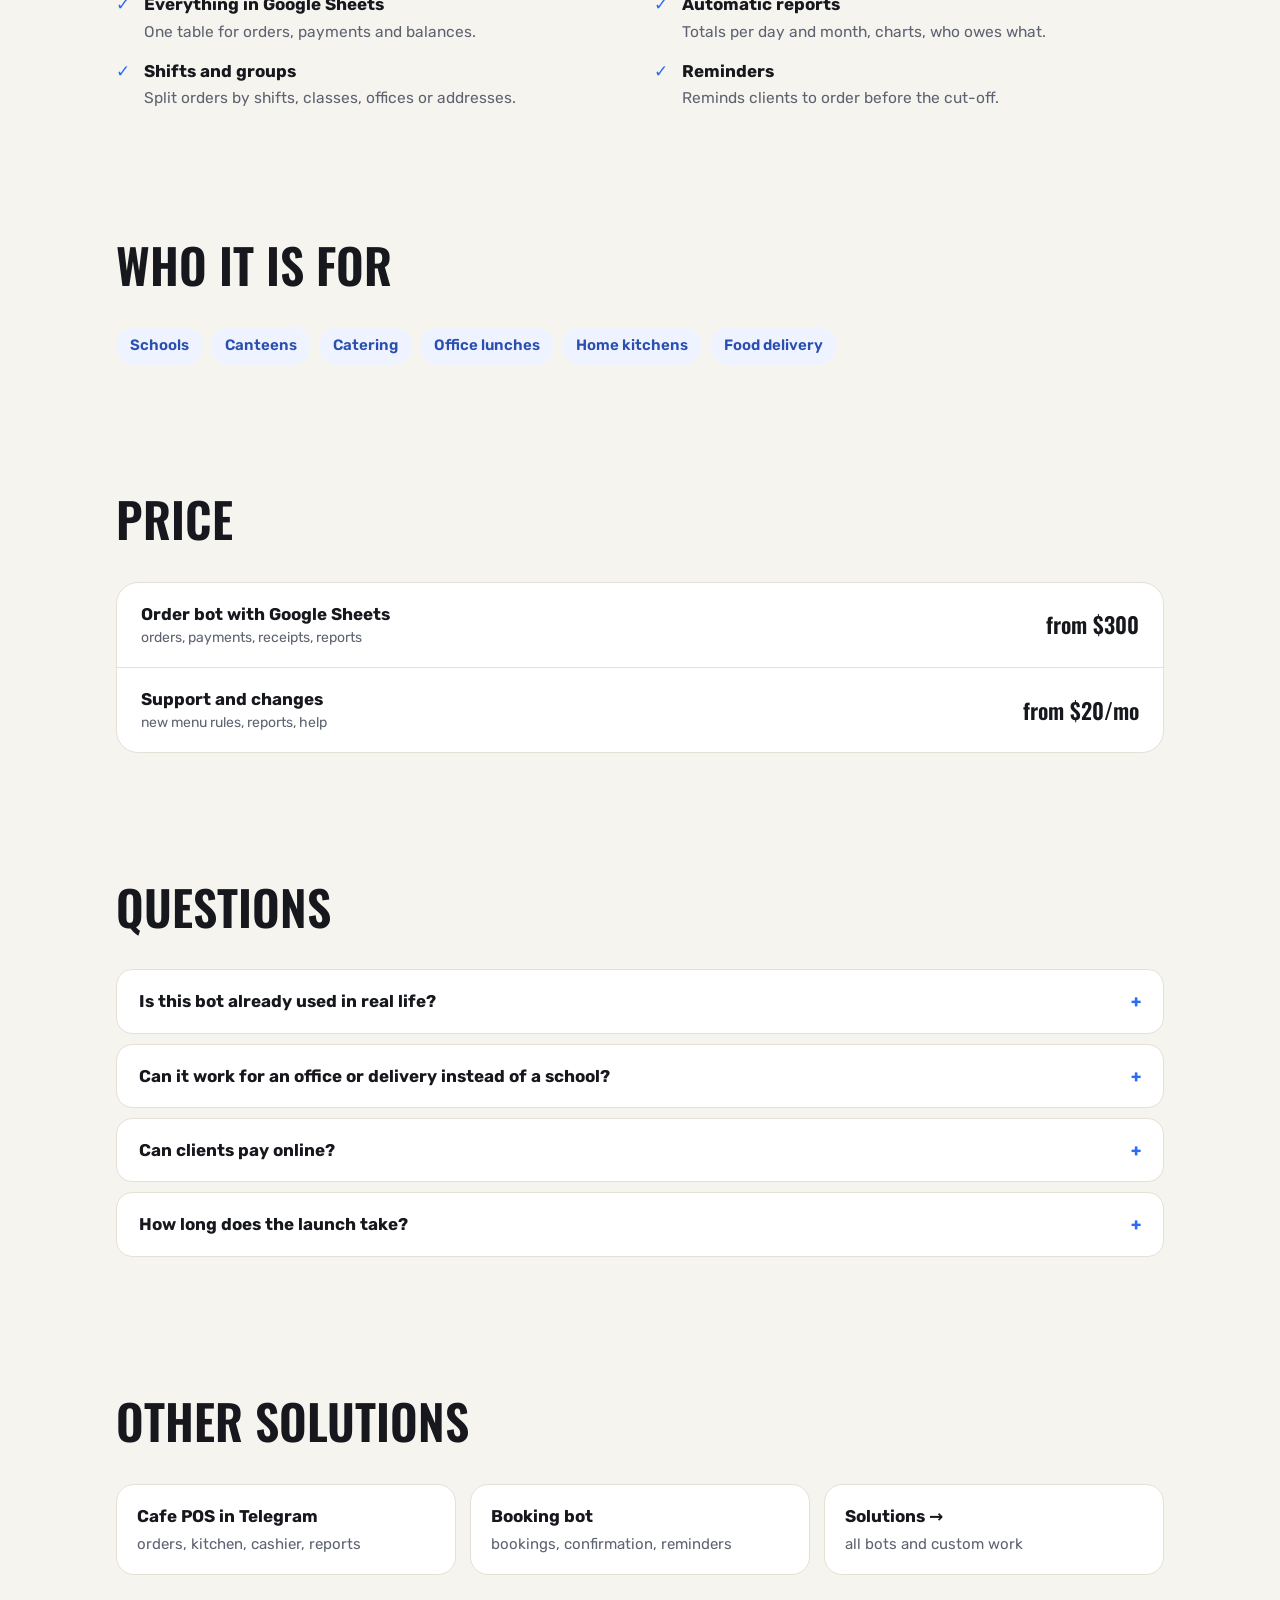
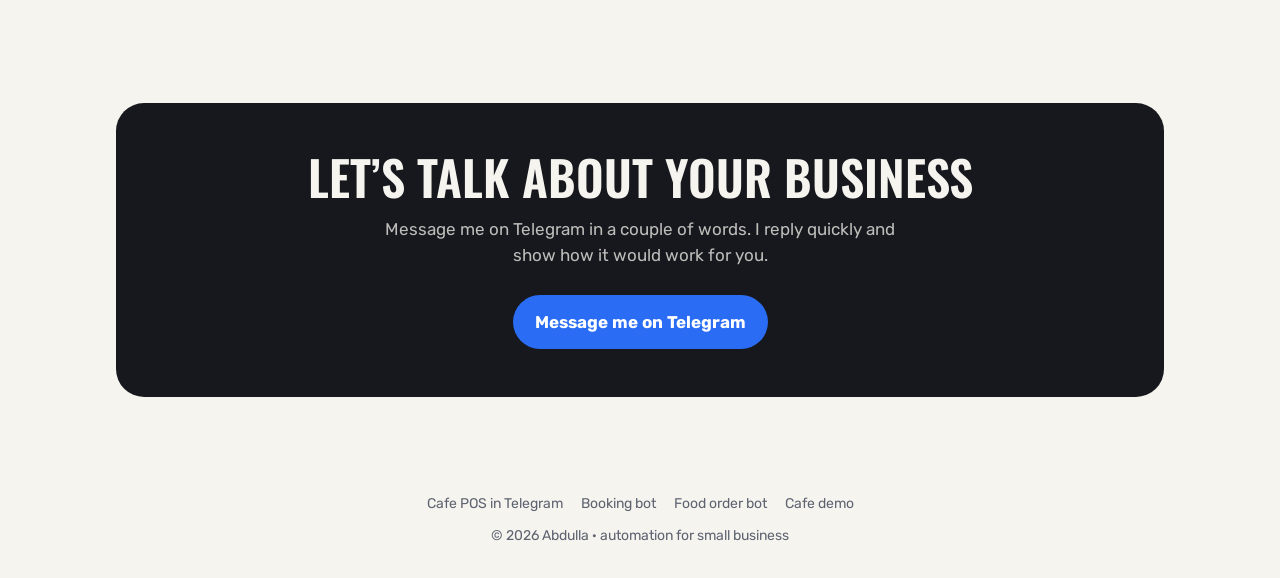
<file: food-order-bot/index.html>
<!doctype html>
<html lang="en">
<head>
<meta charset="utf-8">
<meta name="viewport" content="width=device-width, initial-scale=1">
<title>Abdullab — Telegram food order bot: lunch orders, payments and reports in Google Sheets</title>
<link rel="icon" href="../favicon.ico?v=4" sizes="32x32">
<link rel="icon" href="../assets/icon-256.png?v=4" type="image/png" sizes="256x256">
<link rel="apple-touch-icon" href="../assets/apple-touch-icon.png?v=4">
<meta name="description" content="A Telegram bot for food and lunch orders: clients order for tomorrow, choose payment and attach a receipt, every order goes to Google Sheets, monthly reports are automatic.">
<link rel="canonical" href="https://abdullab.com/food-order-bot/">
<link rel="alternate" hreflang="en" href="https://abdullab.com/food-order-bot/">
<link rel="alternate" hreflang="ru" href="https://abdullab.com/ru/bot-dlya-zakazov/">
<link rel="alternate" hreflang="x-default" href="https://abdullab.com/food-order-bot/">
<meta property="og:type" content="website">
<meta property="og:site_name" content="Abdullab">
<meta property="og:title" content="Abdullab — Telegram food order bot: lunch orders, payments and reports in Google Sheets">
<meta property="og:description" content="A Telegram bot for food and lunch orders: clients order for tomorrow, choose payment and attach a receipt, every order goes to Google Sheets, monthly reports are automatic.">
<meta property="og:url" content="https://abdullab.com/food-order-bot/">
<meta property="og:image" content="https://abdullab.com/assets/og-image.png?v=2">
<meta property="og:image:width" content="1200">
<meta property="og:image:height" content="630">
<meta property="og:image:alt" content="Abdullab — automation, innovation, growth">
<meta name="twitter:card" content="summary_large_image">
<meta property="og:locale" content="en_US">
<script src="/analytics.js" defer></script>
<script type="application/ld+json">[{"@context": "https://schema.org", "@type": "Service", "name": "Food order bot", "description": "A Telegram bot for food and lunch orders: clients order for tomorrow, choose payment and attach a receipt, every order goes to Google Sheets, monthly reports are automatic.", "url": "https://abdullab.com/food-order-bot/", "areaServed": ["GE", "Worldwide"], "inLanguage": "en", "provider": {"@type": "ProfessionalService", "name": "Abdullab", "url": "https://abdullab.com/", "sameAs": ["https://t.me/abdullah_shatlyk"]}, "offers": {"@type": "Offer", "priceCurrency": "USD", "price": "300"}}, {"@context": "https://schema.org", "@type": "BreadcrumbList", "itemListElement": [{"@type": "ListItem", "position": 1, "name": "Home", "item": "https://abdullab.com/"}, {"@type": "ListItem", "position": 2, "name": "Food order bot", "item": "https://abdullab.com/food-order-bot/"}]}, {"@context": "https://schema.org", "@type": "FAQPage", "mainEntity": [{"@type": "Question", "name": "Is this bot already used in real life?", "acceptedAnswer": {"@type": "Answer", "text": "Yes. It started as a school lunch ordering bot that parents use every day."}}, {"@type": "Question", "name": "Can it work for an office or delivery instead of a school?", "acceptedAnswer": {"@type": "Answer", "text": "Yes. Shifts, classes or offices are just groups; I set them up for your case."}}, {"@type": "Question", "name": "Can clients pay online?", "acceptedAnswer": {"@type": "Answer", "text": "Receipts and prepayment work now; online payment can be added for your country."}}, {"@type": "Question", "name": "How long does the launch take?", "acceptedAnswer": {"@type": "Answer", "text": "Usually 48 hours to a few days, depending on your menu and reports."}}]}]</script>
<link rel="preconnect" href="https://fonts.googleapis.com">
<link href="https://fonts.googleapis.com/css2?family=Oswald:wght@500;600;700&family=Rubik:wght@400;500;600;700&display=swap" rel="stylesheet">
<link rel="stylesheet" href="/assets/site.css">
</head>
<body>

<header>
  <div class="wrap">
    <a class="logo" href="/" ><img class="lg-l" src="/assets/logo-light.png?v=4" alt="Abdullab" width="188" height="28"><img class="lg-d" src="/assets/logo.png?v=4" alt="Abdullab" width="188" height="28"></a>
    <nav>
      <a href="/#bots">Solutions</a>
      <a href="/#prices">Prices</a>
      <a class="nav-cta" href="https://t.me/abdullah_shatlyk">Message me →</a>
      <a class="lang" href="/ru/bot-dlya-zakazov/" hreflang="ru" lang="ru" title="Русская версия">RU</a>
    </nav>
  </div>
</header>

<main>
<div class="land-hero">
  <div class="wrap">
    <div class="crumbs"><a href="/">Home</a> › Food order bot</div>
    <span class="eyebrow">For schools, canteens, catering and home kitchens</span>
    <h1>Telegram <em>food order bot</em>: orders and payments straight into Google Sheets</h1>
    <p class="lead">Clients order for tomorrow, choose how to pay and attach a receipt. Every order lands in a Google Sheet at once, and monthly reports with charts are built automatically. No more collecting orders from chats.</p>
    <div class="actions">
      <a class="btn btn-main" href="https://t.me/abdullah_shatlyk">Discuss your task on Telegram</a>
      <a class="btn btn-ghost" href="https://t.me/shatbot_lunch_bot">Try the demo bot →</a>
    </div>
  </div>
</div>

<section>
  <div class="wrap">
    <div class="sec-head"><h2>Sound familiar?</h2></div>
    <div class="pains"><div class="pain"><b>Orders scattered in chats</b><span>Someone wrote in a group, someone in private, someone called, and you rebuild the list by hand.</span></div><div class="pain"><b>Who paid?</b><span>Checking receipts and debts takes hours every week.</span></div><div class="pain"><b>Reports by hand</b><span>Counting portions and money for the month is a weekend job.</span></div></div>
  </div>
</section>

<section>
  <div class="wrap">
    <div class="sec-head"><h2>How it works</h2></div>
    <div class="steps"><div class="step"><h3>Client</h3><p>Picks the date, the menu or the number of portions in the bot.</p></div><div class="step"><h3>Payment</h3><p>Chooses a payment method, attaches a receipt or pays in advance.</p></div><div class="step"><h3>Google Sheets</h3><p>The order appears in the sheet at once, ready for the kitchen.</p></div><div class="step"><h3>Reports</h3><p>Monthly totals, analytics and charts are built automatically.</p></div></div>
  </div>
</section>

<section>
  <div class="wrap">
    <div class="sec-head"><h2>What you get</h2></div>
    <ul class="feat"><li><b>Orders for tomorrow</b><span>Clear cut-off time; the kitchen knows the numbers in advance.</span></li><li><b>Payment and receipts</b><span>Cash, transfer, prepayment; the receipt is attached to the order.</span></li><li><b>Everything in Google Sheets</b><span>One table for orders, payments and balances.</span></li><li><b>Automatic reports</b><span>Totals per day and month, charts, who owes what.</span></li><li><b>Shifts and groups</b><span>Split orders by shifts, classes, offices or addresses.</span></li><li><b>Reminders</b><span>Reminds clients to order before the cut-off.</span></li></ul>
  </div>
</section>

<section>
  <div class="wrap">
    <div class="sec-head"><h2>Who it is for</h2></div>
    <div class="who"><span>Schools</span><span>Canteens</span><span>Catering</span><span>Office lunches</span><span>Home kitchens</span><span>Food delivery</span></div>
  </div>
</section>

<section>
  <div class="wrap">
    <div class="sec-head"><h2>Price</h2></div>
    <div class="prices"><div class="row"><div><b>Order bot with Google Sheets</b><small>orders, payments, receipts, reports</small></div><div class="p">from $300</div></div><div class="row"><div><b>Support and changes</b><small>new menu rules, reports, help</small></div><div class="p">from $20/mo</div></div></div>
  </div>
</section>

<section class="faq">
  <div class="wrap">
    <div class="sec-head"><h2>Questions</h2></div>
    <details><summary>Is this bot already used in real life?</summary><p>Yes. It started as a school lunch ordering bot that parents use every day.</p></details><details><summary>Can it work for an office or delivery instead of a school?</summary><p>Yes. Shifts, classes or offices are just groups; I set them up for your case.</p></details><details><summary>Can clients pay online?</summary><p>Receipts and prepayment work now; online payment can be added for your country.</p></details><details><summary>How long does the launch take?</summary><p>Usually 48 hours to a few days, depending on your menu and reports.</p></details>
  </div>
</section>

<section>
  <div class="wrap">
    <div class="sec-head"><h2>Other solutions</h2></div>
    <div class="more-links"><a href="/cafe-pos/">Cafe POS in Telegram<span>orders, kitchen, cashier, reports</span></a><a href="/booking-bot/">Booking bot<span>bookings, confirmation, reminders</span></a><a href="/#bots">Solutions →<span>all bots and custom work</span></a></div>
  </div>
</section>

<section>
  <div class="wrap">
    <div class="cta">
      <h2>Let’s talk about your business</h2>
      <p>Message me on Telegram in a couple of words. I reply quickly and show how it would work for you.</p>
      <a class="btn btn-main" href="https://t.me/abdullah_shatlyk">Message me on Telegram</a>
    </div>
  </div>
</section>
</main>

<footer>
  <div class="wrap">
    <div class="foot-links"><a href="/cafe-pos/">Cafe POS in Telegram</a><a href="/booking-bot/">Booking bot</a><a href="/food-order-bot/">Food order bot</a><a href="/cafe.html#en">Cafe demo</a></div>
    © 2026 Abdulla · automation for small business
  </div>
</footer>

</body>
</html>
</file>
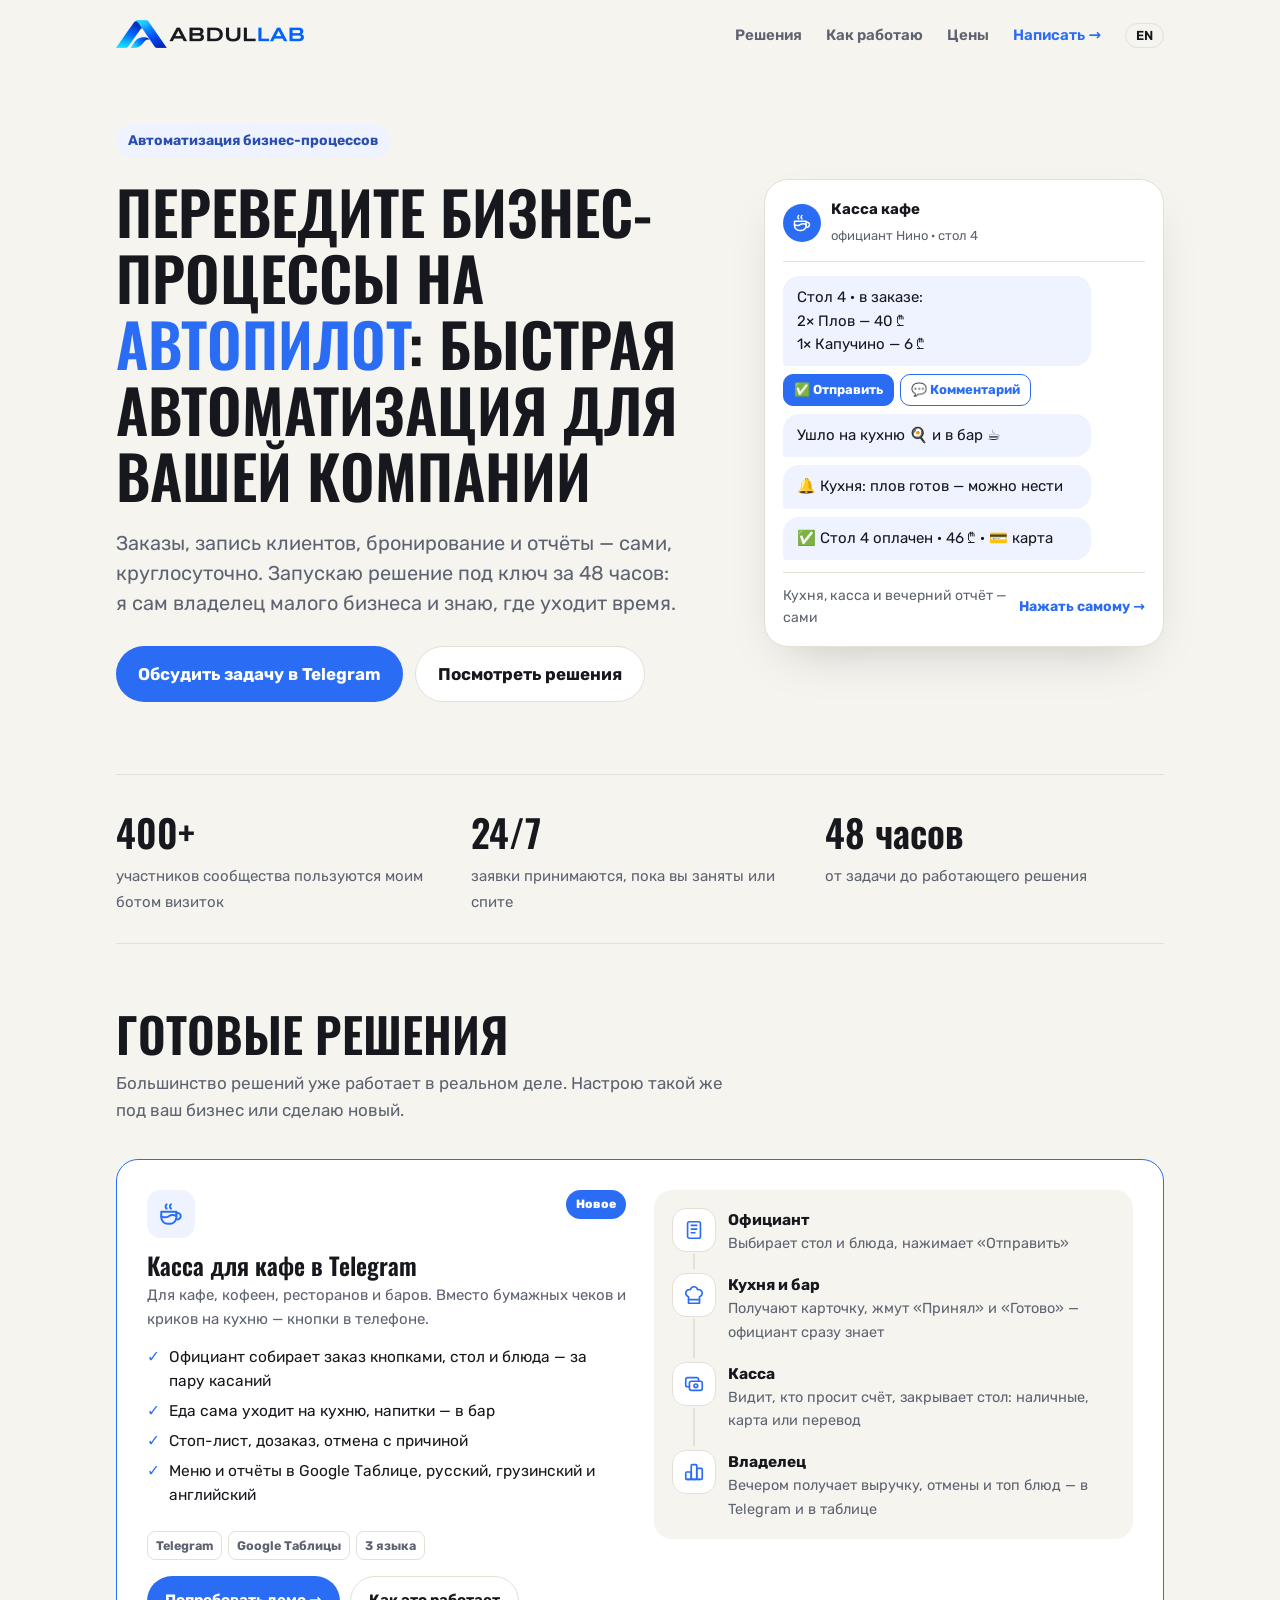
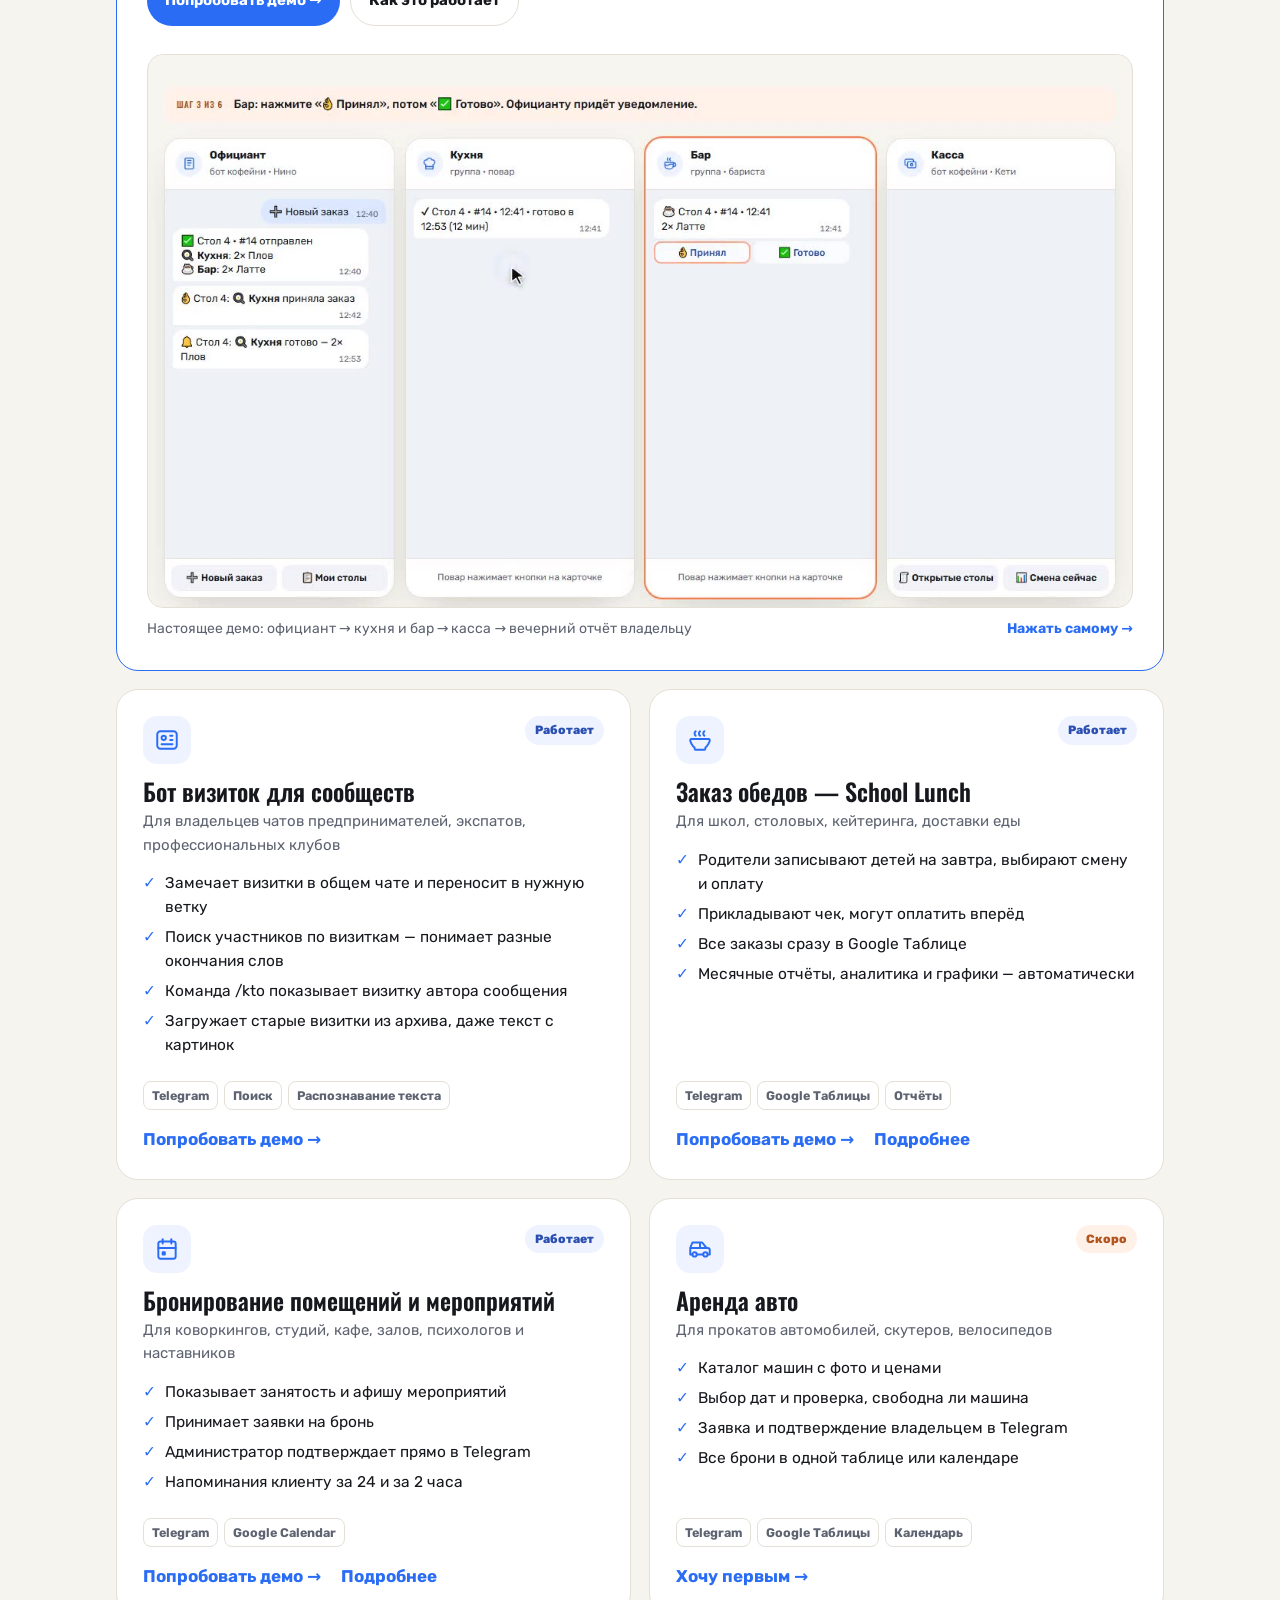
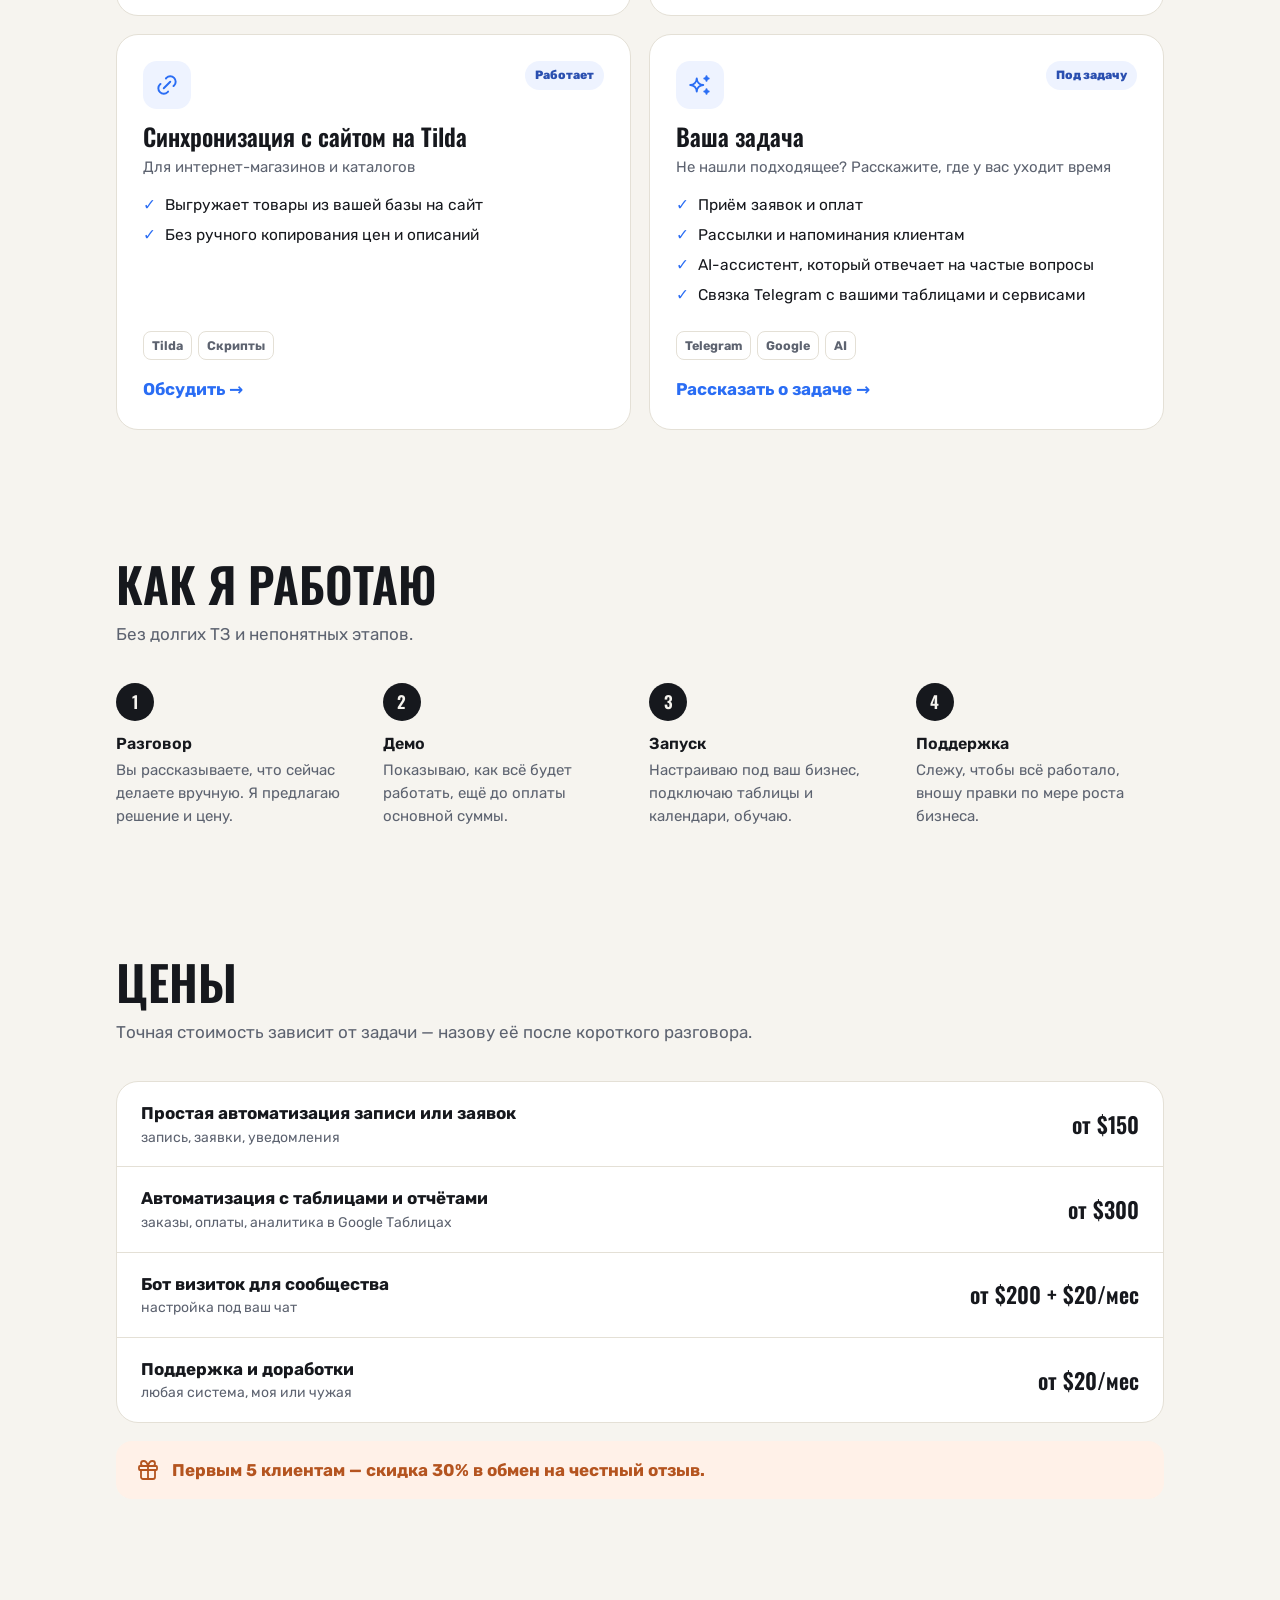
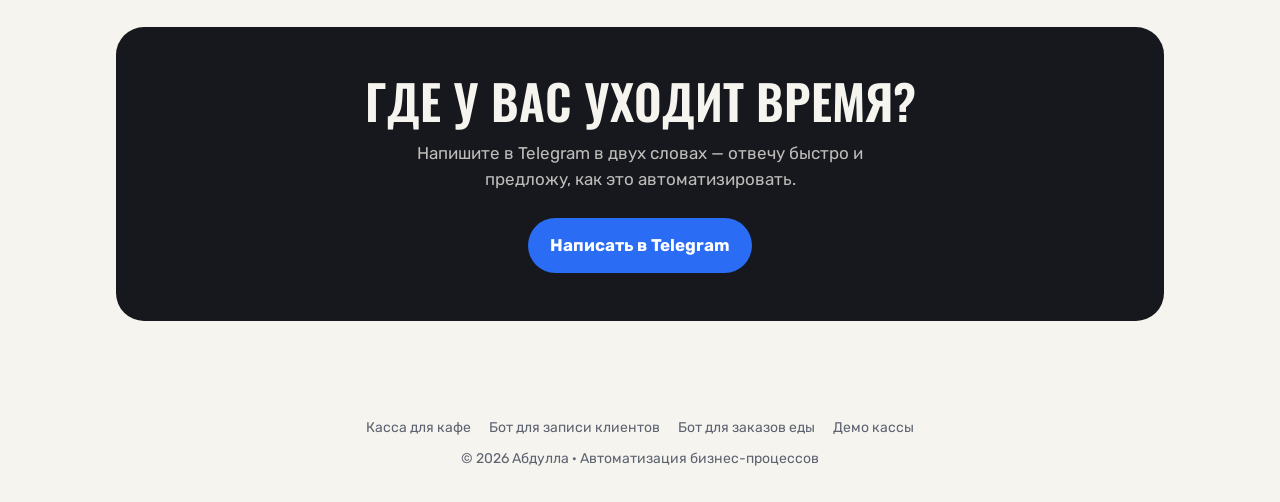
<file: ru/index.html>
<!doctype html>
<html lang="ru">
<head>
<meta charset="utf-8">
<meta name="viewport" content="width=device-width, initial-scale=1">
<title>Abdullab — автоматизация бизнес-процессов для вашей компании</title>
<link rel="icon" href="../favicon.ico?v=4" sizes="32x32">
<link rel="icon" href="../assets/icon-256.png?v=4" type="image/png" sizes="256x256">
<link rel="apple-touch-icon" href="../assets/apple-touch-icon.png?v=4">
<meta name="description" content="Перевожу бизнес-процессы на автопилот: заказы, запись, оплаты, отчёты и работа команды идут сами, круглосуточно. Быстрый запуск под ключ. Русский, грузинский, английский.">
<link rel="canonical" href="https://abdullab.com/ru/">
<link rel="alternate" hreflang="ru" href="https://abdullab.com/ru/">
<link rel="alternate" hreflang="en" href="https://abdullab.com/">
<link rel="alternate" hreflang="x-default" href="https://abdullab.com/">
<meta property="og:type" content="website">
<meta property="og:site_name" content="Abdullab">
<meta property="og:title" content="Abdullab — автоматизация бизнес-процессов для вашей компании">
<meta property="og:description" content="Перевожу бизнес-процессы на автопилот: заказы, запись, оплаты, отчёты и работа команды идут сами, круглосуточно. Быстрый запуск под ключ. Русский, грузинский, английский.">
<meta property="og:url" content="https://abdullab.com/ru/">
<meta property="og:image" content="https://abdullab.com/assets/og-image.png?v=2">
<meta property="og:image:width" content="1200">
<meta property="og:image:height" content="630">
<meta property="og:image:alt" content="Abdullab — automation, innovation, growth">
<meta name="twitter:card" content="summary_large_image">
<meta property="og:locale" content="ru_RU">
<script src="/analytics.js" defer></script>
<script type="application/ld+json">{"@context": "https://schema.org", "@type": "ProfessionalService", "name": "Abdullab", "description": "Перевожу бизнес-процессы на автопилот: заказы, запись, оплаты, отчёты и работа команды идут сами, круглосуточно. Быстрый запуск под ключ. Русский, грузинский, английский.", "url": "https://abdullab.com/ru/", "areaServed": ["GE", "Worldwide"], "knowsLanguage": ["ru", "en", "ka"], "sameAs": ["https://t.me/abdullah_shatlyk"], "founder": {"@type": "Person", "name": "Абдулла"}}</script>
<link rel="preconnect" href="https://fonts.googleapis.com">
<link href="https://fonts.googleapis.com/css2?family=Oswald:wght@500;600;700&family=Rubik:wght@400;500;600;700&display=swap" rel="stylesheet">
<style>
:root{
  --bg:#f6f4ef; --surface:#ffffff; --ink:#16181d; --muted:#5d6370;
  --line:#e4e0d6; --accent:#2a6df4; --accent-ink:#ffffff; --warm:#ff7a45;
  --tag:#eef3ff; --tag-ink:#2a4fb0; --soon:#fff1e8; --soon-ink:#b4541f;
}
@media (prefers-color-scheme: dark){
  :root:not([data-theme="light"]){
    --bg:#111317; --surface:#1a1d23; --ink:#f1f2f4; --muted:#a2a8b4;
    --line:#2b2f37; --accent:#5b8cff; --accent-ink:#0b0d12; --warm:#ff8b5c;
    --tag:#1f2a44; --tag-ink:#a9c0ff; --soon:#3a2418; --soon-ink:#ffb48c;
  }
}
:root[data-theme="dark"]{
  --bg:#111317; --surface:#1a1d23; --ink:#f1f2f4; --muted:#a2a8b4;
  --line:#2b2f37; --accent:#5b8cff; --accent-ink:#0b0d12; --warm:#ff8b5c;
  --tag:#1f2a44; --tag-ink:#a9c0ff; --soon:#3a2418; --soon-ink:#ffb48c;
}
*{box-sizing:border-box;margin:0;padding:0}
body{background:var(--bg);color:var(--ink);font-family:Rubik,system-ui,sans-serif;line-height:1.55;font-size:17px}
a{color:inherit}
.wrap{max-width:1080px;margin:0 auto;padding:0 16px}
h1,h2,h3{font-family:Oswald,Rubik,sans-serif;font-weight:600;line-height:1.1;letter-spacing:0}
h1,h2{text-transform:uppercase}
.btn{display:inline-flex;align-items:center;gap:.5em;padding:14px 22px;border-radius:999px;font-weight:700;text-decoration:none;transition:transform .15s}
.btn:hover{transform:translateY(-2px)}
.btn-main{background:var(--accent);color:var(--accent-ink)}
.btn-ghost{border:1.5px solid var(--line);background:var(--surface)}

/* header */
header{padding:20px 0}
header .wrap{display:flex;justify-content:space-between;align-items:center;gap:12px}
.logo{display:inline-flex;align-items:center;text-decoration:none}
.logo img{height:28px;width:auto;display:block}
.logo .lg-d{display:none}
@media (prefers-color-scheme: dark){:root:not([data-theme="light"]) .logo .lg-l{display:none}:root:not([data-theme="light"]) .logo .lg-d{display:block}}
:root[data-theme="dark"] .logo .lg-l{display:none}:root[data-theme="dark"] .logo .lg-d{display:block}
nav a{text-decoration:none;color:var(--muted);font-weight:600;margin-left:20px;font-size:15px}
@media(max-width:640px){nav a:not(.nav-cta):not(.lang){display:none}}
.lang{border:1.5px solid var(--line);border-radius:999px;padding:4px 10px;font-size:13px!important;color:var(--ink)!important}

.nav-cta{color:var(--accent)!important}

/* hero */
.hero{padding:56px 0 72px}
.hero-grid{display:grid;grid-template-columns:1.2fr .8fr;gap:48px;align-items:center}
@media(max-width:820px){.hero-grid{grid-template-columns:1fr}}
.eyebrow{display:inline-block;background:var(--tag);color:var(--tag-ink);padding:6px 12px;border-radius:999px;font-weight:700;font-size:14px;margin-bottom:20px}
.hero h1{font-size:clamp(34px,5.2vw,60px);margin-bottom:20px;text-wrap:balance}
.hero h1 em{font-style:normal;color:var(--accent)}
.hero .lead{font-family:Rubik,system-ui,sans-serif;font-weight:400;text-transform:none;line-height:1.5;letter-spacing:0;font-size:clamp(17px,2vw,20px);color:var(--muted);max-width:560px;margin-bottom:28px}
.hero .actions{display:flex;flex-wrap:wrap;gap:12px}

/* chat mock */
.chat{background:var(--surface);border:1px solid var(--line);border-radius:24px;padding:18px;box-shadow:0 20px 50px -25px rgba(0,0,0,.25)}
.chat-head{display:flex;align-items:center;gap:10px;padding-bottom:14px;border-bottom:1px solid var(--line);margin-bottom:14px}
.ava{width:38px;height:38px;border-radius:50%;background:var(--accent);color:var(--accent-ink);display:grid;place-items:center;font-weight:800}
.ava svg{width:20px;height:20px}
.chat-head b{display:block;font-size:15px}
.chat-head small{color:var(--muted);font-size:13px}
.msg{max-width:85%;padding:10px 14px;border-radius:16px;font-size:15px;margin-bottom:8px}
.msg.bot{background:var(--tag);color:var(--ink);border-bottom-left-radius:4px}
.msg.me{background:var(--accent);color:var(--accent-ink);margin-left:auto;border-bottom-right-radius:4px}
.chips{display:flex;flex-wrap:wrap;gap:6px;margin:4px 0 8px}
.chips span{border:1.5px solid var(--accent);color:var(--accent);border-radius:10px;padding:5px 10px;font-size:13px;font-weight:700}

.chat .msg.bot{white-space:pre-line}
.chat .chips span.on{background:var(--accent);color:var(--accent-ink)}
.chat-note{display:flex;justify-content:space-between;align-items:center;gap:10px;margin-top:12px;padding-top:12px;border-top:1px solid var(--line);font-size:14px;color:var(--muted)}
.chat-note a{color:var(--accent);font-weight:700;text-decoration:none;white-space:nowrap}

/* featured: касса кафе */
.card.feature{grid-column:1/-1;display:grid;grid-template-columns:1fr 1fr;gap:28px;padding:30px;border-color:var(--accent)}
@media(max-width:760px){.card.feature{grid-template-columns:1fr;padding:24px}}
.feature .badge.new{background:var(--accent);color:var(--accent-ink)}
.feature h3{font-size:30px}
.feature .actions{display:flex;flex-wrap:wrap;gap:10px;margin-top:auto}
.feature .actions .btn{padding:12px 18px;font-size:15px}
.demo-video{grid-column:1/-1;margin:0}
.demo-video video{display:block;width:100%;height:auto;aspect-ratio:16/9;border-radius:16px;border:1px solid var(--line);background:#f4f2ec}
.demo-video figcaption{display:flex;flex-wrap:wrap;justify-content:space-between;gap:6px 14px;margin-top:10px;font-size:14px;color:var(--muted)}
.demo-video figcaption a{color:var(--accent);font-weight:700;text-decoration:none;white-space:nowrap}
.feature .left{display:flex;flex-direction:column;min-width:0}
.flow{list-style:none;display:grid;gap:0;align-content:start;align-self:start;background:var(--bg);border-radius:18px;padding:18px}
.card .flow li{display:grid;grid-template-columns:44px 1fr;gap:12px;align-items:start;position:relative;padding:0 0 18px;margin:0;font-size:15px}
.card .flow li:last-child{padding-bottom:0}
.card .flow li::before{display:none}
.card .flow li:not(:last-child)::after{content:"";position:absolute;left:21px;top:46px;bottom:4px;width:2px;background:var(--line)}
.flow .ic{width:44px;height:44px;border-radius:14px;background:var(--surface);border:1px solid var(--line);display:grid;place-items:center;color:var(--accent)}
.flow .ic svg{width:22px;height:22px}
.flow b{display:block;font-size:15.5px}
.flow span{color:var(--muted);font-size:14.5px}

/* sections */
section{padding:64px 0}
.sec-head{margin-bottom:36px;max-width:640px}
.sec-head h2{font-size:clamp(30px,4.4vw,48px);margin-bottom:10px}
.sec-head p{color:var(--muted)}

/* stats */
.stats{display:grid;grid-template-columns:repeat(3,1fr);gap:16px;border-top:1px solid var(--line);border-bottom:1px solid var(--line);padding:28px 0}
@media(max-width:640px){.stats{grid-template-columns:1fr}}
.stat b{font-family:Oswald,sans-serif;font-weight:600;font-size:38px;display:block}
.stat span{color:var(--muted);font-size:15px}

/* cards */
.cards{display:grid;grid-template-columns:repeat(2,1fr);gap:18px}
@media(max-width:760px){.cards{grid-template-columns:1fr}}
.card{background:var(--surface);border:1px solid var(--line);border-radius:22px;padding:26px;display:flex;flex-direction:column}
.card-top{display:flex;justify-content:space-between;align-items:flex-start;gap:12px;margin-bottom:14px}
.icon{width:48px;height:48px;border-radius:14px;background:var(--tag);color:var(--accent);display:grid;place-items:center}
.icon svg{width:26px;height:26px}
.offer{display:flex;gap:12px;align-items:center}
.offer svg{width:24px;height:24px;flex:none}
.badge{font-size:12px;font-weight:800;padding:5px 10px;border-radius:999px;background:var(--tag);color:var(--tag-ink);white-space:nowrap}
.badge.soon{background:var(--soon);color:var(--soon-ink)}
.card h3{font-size:24px;margin-bottom:6px}
.card .for{color:var(--muted);font-size:15px;margin-bottom:14px}
.card ul{list-style:none;margin-bottom:18px}
.card li{padding-left:22px;position:relative;margin-bottom:6px;font-size:15.5px}
.card li::before{content:"✓";position:absolute;left:0;color:var(--accent);font-weight:800}
.card .stack{margin-top:auto;display:flex;flex-wrap:wrap;gap:6px;margin-bottom:16px}
.card .stack span{font-size:12.5px;font-weight:700;color:var(--muted);border:1px solid var(--line);border-radius:8px;padding:4px 8px}
.card .demo{font-weight:700;color:var(--accent);text-decoration:none}
.card h3 a{text-decoration:none}
.card h3 a:hover{color:var(--accent)}
.card .links{display:flex;flex-wrap:wrap;gap:8px 20px}
.foot-links{display:flex;flex-wrap:wrap;justify-content:center;gap:8px 18px;margin-bottom:10px}
.foot-links a{color:var(--muted);text-decoration:none}
.foot-links a:hover{color:var(--accent)}

/* steps */
.steps{display:grid;grid-template-columns:repeat(4,1fr);gap:18px;counter-reset:s}
@media(max-width:820px){.steps{grid-template-columns:1fr 1fr}}
@media(max-width:480px){.steps{grid-template-columns:1fr}}
.step{counter-increment:s}
.step::before{content:counter(s);font-family:Oswald,sans-serif;font-weight:600;font-size:17px;width:38px;height:38px;border-radius:50%;background:var(--ink);color:var(--bg);display:grid;place-items:center;margin-bottom:14px}
.step h3{font-size:16px;margin-bottom:6px;font-family:Rubik,sans-serif;font-weight:600}
.step p{color:var(--muted);font-size:15px}

/* prices */
.prices{background:var(--surface);border:1px solid var(--line);border-radius:22px;overflow:hidden}
.row{display:flex;justify-content:space-between;align-items:center;gap:16px;padding:18px 24px;border-bottom:1px solid var(--line)}
.row:last-child{border-bottom:0}
.row b{font-weight:700}
.row small{display:block;color:var(--muted);font-size:14px}
.row .p{font-family:Oswald,sans-serif;font-weight:600;font-size:22px;white-space:nowrap}
.offer{margin-top:18px;background:var(--soon);color:var(--soon-ink);border-radius:16px;padding:16px 20px;font-weight:700}

/* cta */
.cta{background:var(--ink);color:var(--bg);border-radius:28px;padding:48px 28px;text-align:center}
.cta h2{font-size:clamp(30px,4.6vw,48px);margin-bottom:12px}
.cta p{opacity:.75;max-width:520px;margin:0 auto 26px}
footer{padding:32px 0;color:var(--muted);font-size:14px;text-align:center}
</style>
</head>
<body>

<header>
  <div class="wrap">
    <a class="logo" href="./" ><img class="lg-l" src="/assets/logo-light.png?v=4" alt="Abdullab" width="188" height="28"><img class="lg-d" src="/assets/logo.png?v=4" alt="Abdullab" width="188" height="28"></a>
    <nav>
      <a href="#bots">Решения</a>
      <a href="#how">Как работаю</a>
      <a href="#prices">Цены</a>
      <a class="nav-cta" href="https://t.me/abdullah_shatlyk">Написать →</a>
      <a class="lang" href="../" hreflang="en" lang="en" title="English version">EN</a>
    </nav>
  </div>
</header>

<main>
<div class="hero">
  <div class="wrap hero-grid">
    <div>
      <span class="eyebrow">Автоматизация бизнес-процессов</span>
      <h1>Переведите бизнес-процессы на <em>автопилот</em>: быстрая автоматизация для вашей компании</h1>
      <h2 class="lead">Заказы, запись клиентов, бронирование и отчёты — сами, круглосуточно. Запускаю решение под ключ за 48&nbsp;часов: я сам владелец малого бизнеса и знаю, где уходит время.</h2>
      <div class="actions">
        <a class="btn btn-main" href="https://t.me/abdullah_shatlyk">Обсудить задачу в Telegram</a>
        <a class="btn btn-ghost" href="#bots">Посмотреть решения</a>
      </div>
    </div>
    <div class="chat">
      <div class="chat-head">
        <div class="ava" aria-hidden="true"><svg viewBox="0 0 24 24" fill="none" stroke="currentColor" stroke-width="1.8" stroke-linecap="round" stroke-linejoin="round" aria-hidden="true"><path d="M3 14c.83 .642 2.077 1.017 3.5 1c1.423 .017 2.67 -.358 3.5 -1c.83 -.642 2.077 -1.017 3.5 -1c1.423 -.017 2.67 .358 3.5 1"/><path d="M8 3a2.4 2.4 0 0 0 -1 2a2.4 2.4 0 0 0 1 2"/><path d="M12 3a2.4 2.4 0 0 0 -1 2a2.4 2.4 0 0 0 1 2"/><path d="M3 10h14v5a6 6 0 0 1 -6 6h-2a6 6 0 0 1 -6 -6v-5z"/><path d="M16.746 16.726a3 3 0 1 0 .252 -5.555"/></svg></div>
        <div><b>Касса кафе</b><small>официант Нино · стол 4</small></div>
      </div>
      <div class="msg bot">Стол 4 · в заказе:
2× Плов — 40 ₾
1× Капучино — 6 ₾</div>
      <div class="chips" aria-hidden="true"><span class="on">✅ Отправить</span><span>💬 Комментарий</span></div>
      <div class="msg bot">Ушло на кухню 🍳 и в бар ☕</div>
      <div class="msg bot">🔔 Кухня: плов готов — можно нести</div>
      <div class="msg bot">✅ Стол 4 оплачен · 46 ₾ · 💳 карта</div>
      <div class="chat-note"><span>Кухня, касса и вечерний отчёт — сами</span><a href="../cafe.html#ru">Нажать самому →</a></div>
    </div>
  </div>
</div>

<div class="wrap">
  <div class="stats">
    <div class="stat"><b>400+</b><span>участников сообщества пользуются моим ботом визиток</span></div>
    <div class="stat"><b>24/7</b><span>заявки принимаются, пока вы заняты или спите</span></div>
    <div class="stat"><b>48 часов</b><span>от задачи до работающего решения</span></div>
  </div>
</div>

<section id="bots">
  <div class="wrap">
    <div class="sec-head">
      <h2>Готовые решения</h2>
      <p>Большинство решений уже работает в реальном деле. Настрою такой же под ваш бизнес или сделаю новый.</p>
    </div>
    <div class="cards">

      <article class="card feature">
        <div class="left">
          <div class="card-top"><span class="icon"><svg viewBox="0 0 24 24" fill="none" stroke="currentColor" stroke-width="1.8" stroke-linecap="round" stroke-linejoin="round" aria-hidden="true"><path d="M3 14c.83 .642 2.077 1.017 3.5 1c1.423 .017 2.67 -.358 3.5 -1c.83 -.642 2.077 -1.017 3.5 -1c1.423 -.017 2.67 .358 3.5 1"/><path d="M8 3a2.4 2.4 0 0 0 -1 2a2.4 2.4 0 0 0 1 2"/><path d="M12 3a2.4 2.4 0 0 0 -1 2a2.4 2.4 0 0 0 1 2"/><path d="M3 10h14v5a6 6 0 0 1 -6 6h-2a6 6 0 0 1 -6 -6v-5z"/><path d="M16.746 16.726a3 3 0 1 0 .252 -5.555"/></svg></span><span class="badge new">Новое</span></div>
          <h3><a href="kassa-dlya-kafe/">Касса для кафе в Telegram</a></h3>
          <p class="for">Для кафе, кофеен, ресторанов и баров. Вместо бумажных чеков и криков на кухню — кнопки в телефоне.</p>
          <ul>
            <li>Официант собирает заказ кнопками, стол и блюда — за пару касаний</li>
            <li>Еда сама уходит на кухню, напитки — в бар</li>
            <li>Стоп-лист, дозаказ, отмена с причиной</li>
            <li>Меню и отчёты в Google Таблице, русский, грузинский и английский</li>
          </ul>
          <div class="stack"><span>Telegram</span><span>Google Таблицы</span><span>3 языка</span></div>
          <div class="actions">
            <a class="btn btn-main" href="../cafe.html#ru">Попробовать демо →</a>
            <a class="btn btn-ghost" href="kassa-dlya-kafe/">Как это работает</a>
          </div>
        </div>
        <ol class="flow" aria-label="Как проходит заказ">
          <li><span class="ic"><svg viewBox="0 0 24 24" fill="none" stroke="currentColor" stroke-width="1.8" stroke-linecap="round" stroke-linejoin="round" aria-hidden="true"><path d="M5 5a2 2 0 0 1 2 -2h10a2 2 0 0 1 2 2v14a2 2 0 0 1 -2 2h-10a2 2 0 0 1 -2 -2z"/><path d="M9 7h6"/><path d="M9 11h6"/><path d="M9 15h4"/></svg></span><div><b>Официант</b><span>Выбирает стол и блюда, нажимает «Отправить»</span></div></li>
          <li><span class="ic"><svg viewBox="0 0 24 24" fill="none" stroke="currentColor" stroke-width="1.8" stroke-linecap="round" stroke-linejoin="round" aria-hidden="true"><path d="M12 3c1.918 0 3.52 1.35 3.91 3.151a4 4 0 0 1 2.09 7.723v7.126h-12v-7.126a4 4 0 1 1 2.092 -7.723a4 4 0 0 1 3.908 -3.151z"/><path d="M6.161 17.009l11.839 -.009"/></svg></span><div><b>Кухня и бар</b><span>Получают карточку, жмут «Принял» и «Готово» — официант сразу знает</span></div></li>
          <li><span class="ic"><svg viewBox="0 0 24 24" fill="none" stroke="currentColor" stroke-width="1.8" stroke-linecap="round" stroke-linejoin="round" aria-hidden="true"><path d="M7 11a2 2 0 0 1 2 -2h10a2 2 0 0 1 2 2v6a2 2 0 0 1 -2 2h-10a2 2 0 0 1 -2 -2z"/><path d="M12 14a2 2 0 1 0 4 0a2 2 0 1 0 -4 0"/><path d="M17 9v-2a2 2 0 0 0 -2 -2h-10a2 2 0 0 0 -2 2v6a2 2 0 0 0 2 2h2"/></svg></span><div><b>Касса</b><span>Видит, кто просит счёт, закрывает стол: наличные, карта или перевод</span></div></li>
          <li><span class="ic"><svg viewBox="0 0 24 24" fill="none" stroke="currentColor" stroke-width="1.8" stroke-linecap="round" stroke-linejoin="round" aria-hidden="true"><path d="M3 13a1 1 0 0 1 1 -1h4a1 1 0 0 1 1 1v6a1 1 0 0 1 -1 1h-4a1 1 0 0 1 -1 -1z"/><path d="M15 9a1 1 0 0 1 1 -1h4a1 1 0 0 1 1 1v10a1 1 0 0 1 -1 1h-4a1 1 0 0 1 -1 -1z"/><path d="M9 5a1 1 0 0 1 1 -1h4a1 1 0 0 1 1 1v14a1 1 0 0 1 -1 1h-4a1 1 0 0 1 -1 -1z"/><path d="M4 20h14"/></svg></span><div><b>Владелец</b><span>Вечером получает выручку, отмены и топ блюд — в Telegram и в таблице</span></div></li>
        </ol>
        <figure class="demo-video">
          <video autoplay muted loop playsinline preload="metadata" width="1280" height="720" poster="/assets/cafe-demo-ru.jpg" aria-label="Демо кассы для кафе: заказ идёт от официанта на кухню и в бар, потом в кассу и в отчёт владельцу"><source src="/assets/cafe-demo-ru.mp4" type="video/mp4"></video>
          <figcaption><span>Настоящее демо: официант → кухня и бар → касса → вечерний отчёт владельцу</span><a href="../cafe.html#ru">Нажать самому →</a></figcaption>
        </figure>
        <script>if(matchMedia("(prefers-reduced-motion: reduce)").matches){const v=document.querySelector(".demo-video video");v.removeAttribute("autoplay");v.pause();v.controls=true}</script>
      </article>

      <article class="card">
        <div class="card-top"><span class="icon"><svg viewBox="0 0 24 24" fill="none" stroke="currentColor" stroke-width="1.8" stroke-linecap="round" stroke-linejoin="round" aria-hidden="true"><path d="M3 7a3 3 0 0 1 3 -3h12a3 3 0 0 1 3 3v10a3 3 0 0 1 -3 3h-12a3 3 0 0 1 -3 -3z"/><path d="M7 10a2 2 0 1 0 4 0a2 2 0 1 0 -4 0"/><path d="M15 8h2"/><path d="M15 12h2"/><path d="M7 16h10"/></svg></span><span class="badge">Работает</span></div>
        <h3>Бот визиток для сообществ</h3>
        <p class="for">Для владельцев чатов предпринимателей, экспатов, профессиональных клубов</p>
        <ul>
          <li>Замечает визитки в общем чате и переносит в нужную ветку</li>
          <li>Поиск участников по визиткам — понимает разные окончания слов</li>
          <li>Команда /kto показывает визитку автора сообщения</li>
          <li>Загружает старые визитки из архива, даже текст с картинок</li>
        </ul>
        <div class="stack"><span>Telegram</span><span>Поиск</span><span>Распознавание текста</span></div>
        <a class="demo" href="https://t.me/shatbot_vizitki_bot">Попробовать демо →</a>
      </article>

      <article class="card">
        <div class="card-top"><span class="icon"><svg viewBox="0 0 24 24" fill="none" stroke="currentColor" stroke-width="1.8" stroke-linecap="round" stroke-linejoin="round" aria-hidden="true"><path d="M4 11h16a1 1 0 0 1 1 1v.5c0 1.5 -2.517 5.573 -4 6.5v1a1 1 0 0 1 -1 1h-8a1 1 0 0 1 -1 -1v-1c-1.687 -1.054 -4 -5 -4 -6.5v-.5a1 1 0 0 1 1 -1z"/><path d="M12 4a2.4 2.4 0 0 0 -1 2a2.4 2.4 0 0 0 1 2"/><path d="M16 4a2.4 2.4 0 0 0 -1 2a2.4 2.4 0 0 0 1 2"/><path d="M8 4a2.4 2.4 0 0 0 -1 2a2.4 2.4 0 0 0 1 2"/></svg></span><span class="badge">Работает</span></div>
        <h3><a href="bot-dlya-zakazov/">Заказ обедов — School Lunch</a></h3>
        <p class="for">Для школ, столовых, кейтеринга, доставки еды</p>
        <ul>
          <li>Родители записывают детей на завтра, выбирают смену и оплату</li>
          <li>Прикладывают чек, могут оплатить вперёд</li>
          <li>Все заказы сразу в Google Таблице</li>
          <li>Месячные отчёты, аналитика и графики — автоматически</li>
        </ul>
        <div class="stack"><span>Telegram</span><span>Google Таблицы</span><span>Отчёты</span></div>
        <div class="links"><a class="demo" href="https://t.me/shatbot_lunch_bot">Попробовать демо →</a><a class="demo" href="bot-dlya-zakazov/">Подробнее</a></div>
      </article>

      <article class="card">
        <div class="card-top"><span class="icon"><svg viewBox="0 0 24 24" fill="none" stroke="currentColor" stroke-width="1.8" stroke-linecap="round" stroke-linejoin="round" aria-hidden="true"><path d="M4 7a2 2 0 0 1 2 -2h12a2 2 0 0 1 2 2v12a2 2 0 0 1 -2 2h-12a2 2 0 0 1 -2 -2z"/><path d="M16 3v4"/><path d="M8 3v4"/><path d="M4 11h16"/><path d="M8 15h2v2h-2z"/></svg></span><span class="badge">Работает</span></div>
        <h3><a href="bot-dlya-zapisi/">Бронирование помещений и мероприятий</a></h3>
        <p class="for">Для коворкингов, студий, кафе, залов, психологов и наставников</p>
        <ul>
          <li>Показывает занятость и афишу мероприятий</li>
          <li>Принимает заявки на бронь</li>
          <li>Администратор подтверждает прямо в Telegram</li>
          <li>Напоминания клиенту за 24 и за 2 часа</li>
        </ul>
        <div class="stack"><span>Telegram</span><span>Google Calendar</span></div>
        <div class="links"><a class="demo" href="https://t.me/shatbot_bron_bot">Попробовать демо →</a><a class="demo" href="bot-dlya-zapisi/">Подробнее</a></div>
      </article>

      <article class="card">
        <div class="card-top"><span class="icon"><svg viewBox="0 0 24 24" fill="none" stroke="currentColor" stroke-width="1.8" stroke-linecap="round" stroke-linejoin="round" aria-hidden="true"><path d="M5 17a2 2 0 1 0 4 0a2 2 0 1 0 -4 0"/><path d="M15 17a2 2 0 1 0 4 0a2 2 0 1 0 -4 0"/><path d="M5 17h-2v-6l2 -5h9l4 5h1a2 2 0 0 1 2 2v4h-2m-4 0h-6m-6 -6h15m-6 0v-5"/></svg></span><span class="badge soon">Скоро</span></div>
        <h3>Аренда авто</h3>
        <p class="for">Для прокатов автомобилей, скутеров, велосипедов</p>
        <ul>
          <li>Каталог машин с фото и ценами</li>
          <li>Выбор дат и проверка, свободна ли машина</li>
          <li>Заявка и подтверждение владельцем в Telegram</li>
          <li>Все брони в одной таблице или календаре</li>
        </ul>
        <div class="stack"><span>Telegram</span><span>Google Таблицы</span><span>Календарь</span></div>
        <a class="demo" href="https://t.me/abdullah_shatlyk">Хочу первым →</a>
      </article>

      <article class="card">
        <div class="card-top"><span class="icon"><svg viewBox="0 0 24 24" fill="none" stroke="currentColor" stroke-width="1.8" stroke-linecap="round" stroke-linejoin="round" aria-hidden="true"><path d="M9 15l6 -6"/><path d="M11 6l.463 -.536a5 5 0 0 1 7.071 7.072l-.534 .464"/><path d="M13 18l-.397 .534a5.068 5.068 0 0 1 -7.127 0a4.972 4.972 0 0 1 0 -7.071l.524 -.463"/></svg></span><span class="badge">Работает</span></div>
        <h3>Синхронизация с сайтом на Tilda</h3>
        <p class="for">Для интернет-магазинов и каталогов</p>
        <ul>
          <li>Выгружает товары из вашей базы на сайт</li>
          <li>Без ручного копирования цен и описаний</li>
        </ul>
        <div class="stack"><span>Tilda</span><span>Скрипты</span></div>
        <a class="demo" href="https://t.me/abdullah_shatlyk">Обсудить →</a>
      </article>

      <article class="card">
        <div class="card-top"><span class="icon"><svg viewBox="0 0 24 24" fill="none" stroke="currentColor" stroke-width="1.8" stroke-linecap="round" stroke-linejoin="round" aria-hidden="true"><path d="M16 18a2 2 0 0 1 2 2a2 2 0 0 1 2 -2a2 2 0 0 1 -2 -2a2 2 0 0 1 -2 2zm0 -12a2 2 0 0 1 2 2a2 2 0 0 1 2 -2a2 2 0 0 1 -2 -2a2 2 0 0 1 -2 2zm-7 12a6 6 0 0 1 6 -6a6 6 0 0 1 -6 -6a6 6 0 0 1 -6 6a6 6 0 0 1 6 6z"/></svg></span><span class="badge">Под задачу</span></div>
        <h3>Ваша задача</h3>
        <p class="for">Не нашли подходящее? Расскажите, где у вас уходит время</p>
        <ul>
          <li>Приём заявок и оплат</li>
          <li>Рассылки и напоминания клиентам</li>
          <li>AI-ассистент, который отвечает на частые вопросы</li>
          <li>Связка Telegram с вашими таблицами и сервисами</li>
        </ul>
        <div class="stack"><span>Telegram</span><span>Google</span><span>AI</span></div>
        <a class="demo" href="https://t.me/abdullah_shatlyk">Рассказать о задаче →</a>
      </article>

    </div>
  </div>
</section>

<section id="how">
  <div class="wrap">
    <div class="sec-head">
      <h2>Как я работаю</h2>
      <p>Без долгих ТЗ и непонятных этапов.</p>
    </div>
    <div class="steps">
      <div class="step"><h3>Разговор</h3><p>Вы рассказываете, что сейчас делаете вручную. Я предлагаю решение и цену.</p></div>
      <div class="step"><h3>Демо</h3><p>Показываю, как всё будет работать, ещё до оплаты основной суммы.</p></div>
      <div class="step"><h3>Запуск</h3><p>Настраиваю под ваш бизнес, подключаю таблицы и календари, обучаю.</p></div>
      <div class="step"><h3>Поддержка</h3><p>Слежу, чтобы всё работало, вношу правки по мере роста бизнеса.</p></div>
    </div>
  </div>
</section>

<section id="prices">
  <div class="wrap">
    <div class="sec-head">
      <h2>Цены</h2>
      <p>Точная стоимость зависит от задачи — назову её после короткого разговора.</p>
    </div>
    <div class="prices">
      <div class="row"><div><b>Простая автоматизация записи или заявок</b><small>запись, заявки, уведомления</small></div><div class="p">от $150</div></div>
      <div class="row"><div><b>Автоматизация с таблицами и отчётами</b><small>заказы, оплаты, аналитика в Google Таблицах</small></div><div class="p">от $300</div></div>
      <div class="row"><div><b>Бот визиток для сообщества</b><small>настройка под ваш чат</small></div><div class="p">от $200 + $20/мес</div></div>
      <div class="row"><div><b>Поддержка и доработки</b><small>любая система, моя или чужая</small></div><div class="p">от $20/мес</div></div>
    </div>
    <div class="offer"><svg viewBox="0 0 24 24" fill="none" stroke="currentColor" stroke-width="1.8" stroke-linecap="round" stroke-linejoin="round" aria-hidden="true"><path d="M3 9a1 1 0 0 1 1 -1h16a1 1 0 0 1 1 1v2a1 1 0 0 1 -1 1h-16a1 1 0 0 1 -1 -1z"/><path d="M12 8v13"/><path d="M19 12v7a2 2 0 0 1 -2 2h-10a2 2 0 0 1 -2 -2v-7"/><path d="M7.5 8a2.5 2.5 0 0 1 0 -5a4.8 8 0 0 1 4.5 5a4.8 8 0 0 1 4.5 -5a2.5 2.5 0 0 1 0 5"/></svg><span>Первым 5 клиентам — скидка 30% в обмен на честный отзыв.</span></div>
  </div>
</section>

<section>
  <div class="wrap">
    <div class="cta">
      <h2>Где у вас уходит время?</h2>
      <p>Напишите в Telegram в двух словах — отвечу быстро и предложу, как это автоматизировать.</p>
      <a class="btn btn-main" href="https://t.me/abdullah_shatlyk">Написать в Telegram</a>
    </div>
  </div>
</section>
</main>

<footer>
  <div class="wrap"><div class="foot-links"><a href="kassa-dlya-kafe/">Касса для кафе</a><a href="bot-dlya-zapisi/">Бот для записи клиентов</a><a href="bot-dlya-zakazov/">Бот для заказов еды</a><a href="../cafe.html#ru">Демо кассы</a></div>© 2026 Абдулла · Автоматизация бизнес-процессов</div>
</footer>

</body>
</html>
</file>
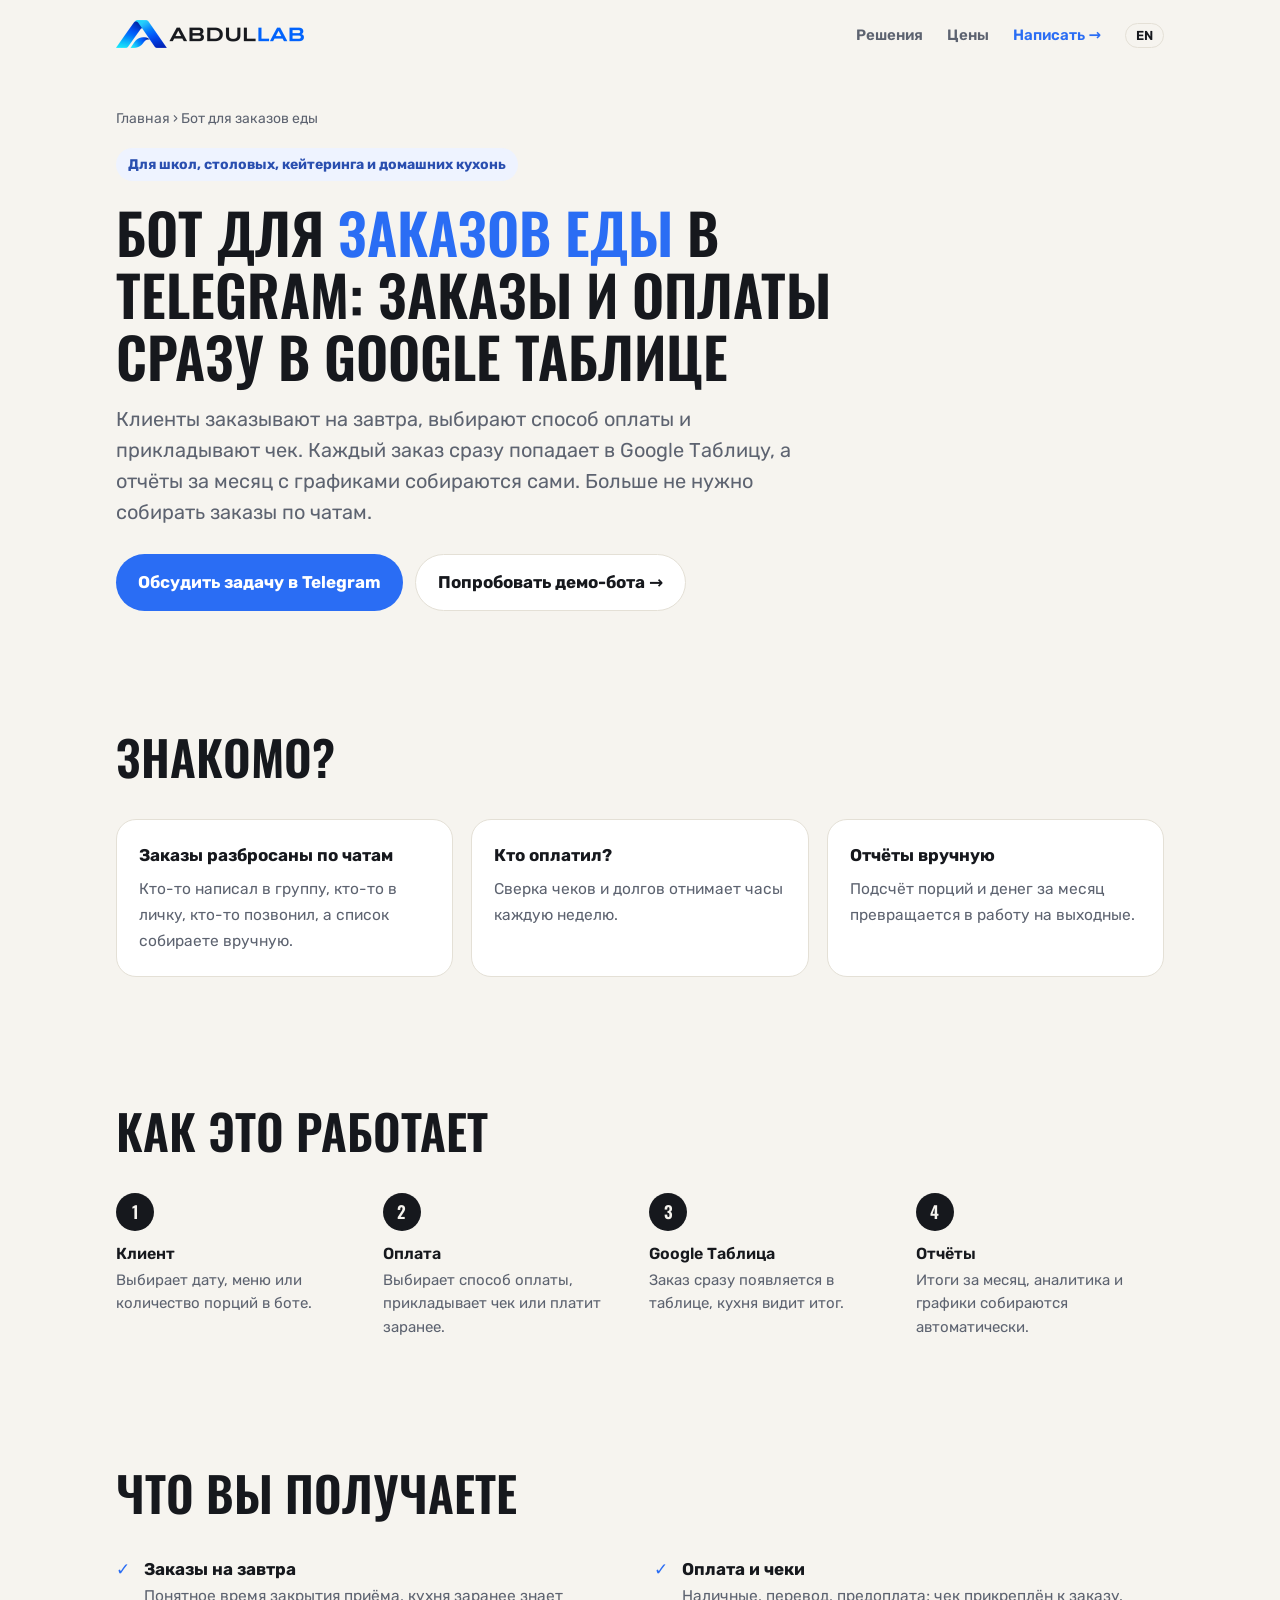
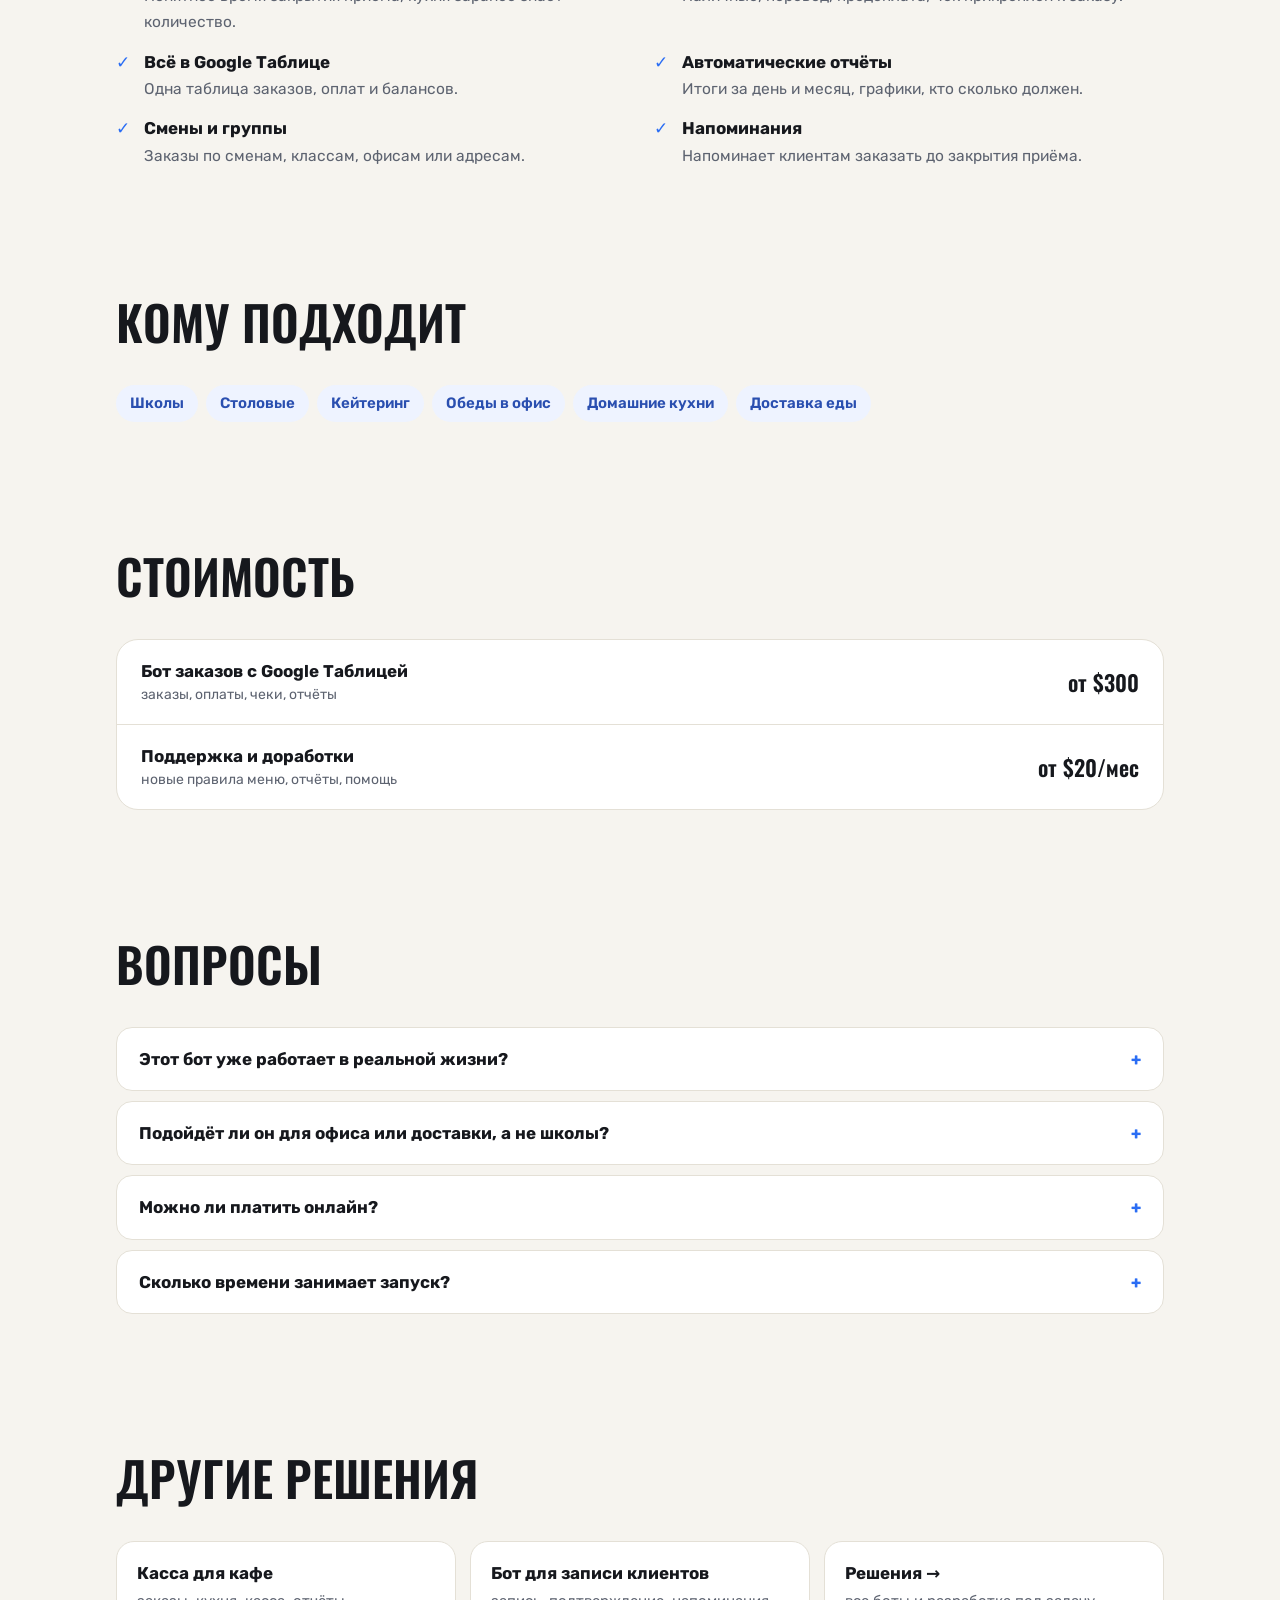
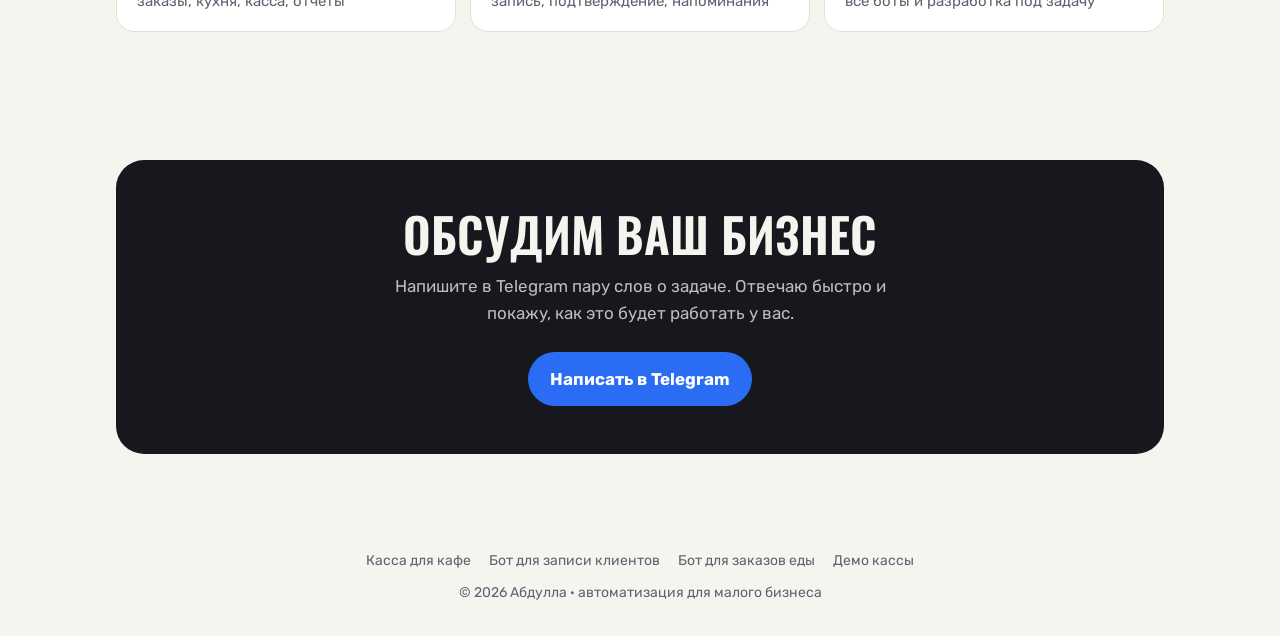
<file: ru/bot-dlya-zakazov/index.html>
<!doctype html>
<html lang="ru">
<head>
<meta charset="utf-8">
<meta name="viewport" content="width=device-width, initial-scale=1">
<title>Abdullab — Бот для заказов еды в Telegram: заказы обедов, оплата и отчёты в Google Таблице</title>
<link rel="icon" href="../../favicon.ico?v=4" sizes="32x32">
<link rel="icon" href="../../assets/icon-256.png?v=4" type="image/png" sizes="256x256">
<link rel="apple-touch-icon" href="../../assets/apple-touch-icon.png?v=4">
<meta name="description" content="Telegram-бот для заказа еды и обедов: клиенты заказывают на завтра, выбирают оплату и прикладывают чек, каждый заказ сразу в Google Таблице, отчёты за месяц автоматически.">
<link rel="canonical" href="https://abdullab.com/ru/bot-dlya-zakazov/">
<link rel="alternate" hreflang="en" href="https://abdullab.com/food-order-bot/">
<link rel="alternate" hreflang="ru" href="https://abdullab.com/ru/bot-dlya-zakazov/">
<link rel="alternate" hreflang="x-default" href="https://abdullab.com/food-order-bot/">
<meta property="og:type" content="website">
<meta property="og:site_name" content="Abdullab">
<meta property="og:title" content="Abdullab — Бот для заказов еды в Telegram: заказы обедов, оплата и отчёты в Google Таблице">
<meta property="og:description" content="Telegram-бот для заказа еды и обедов: клиенты заказывают на завтра, выбирают оплату и прикладывают чек, каждый заказ сразу в Google Таблице, отчёты за месяц автоматически.">
<meta property="og:url" content="https://abdullab.com/ru/bot-dlya-zakazov/">
<meta property="og:image" content="https://abdullab.com/assets/og-image.png?v=2">
<meta property="og:image:width" content="1200">
<meta property="og:image:height" content="630">
<meta property="og:image:alt" content="Abdullab — automation, innovation, growth">
<meta name="twitter:card" content="summary_large_image">
<meta property="og:locale" content="ru_RU">
<script src="/analytics.js" defer></script>
<script type="application/ld+json">[{"@context": "https://schema.org", "@type": "Service", "name": "Бот для заказов еды", "description": "Telegram-бот для заказа еды и обедов: клиенты заказывают на завтра, выбирают оплату и прикладывают чек, каждый заказ сразу в Google Таблице, отчёты за месяц автоматически.", "url": "https://abdullab.com/ru/bot-dlya-zakazov/", "areaServed": ["GE", "Worldwide"], "inLanguage": "ru", "provider": {"@type": "ProfessionalService", "name": "Abdullab", "url": "https://abdullab.com/", "sameAs": ["https://t.me/abdullah_shatlyk"]}, "offers": {"@type": "Offer", "priceCurrency": "USD", "price": "300"}}, {"@context": "https://schema.org", "@type": "BreadcrumbList", "itemListElement": [{"@type": "ListItem", "position": 1, "name": "Главная", "item": "https://abdullab.com/ru/"}, {"@type": "ListItem", "position": 2, "name": "Бот для заказов еды", "item": "https://abdullab.com/ru/bot-dlya-zakazov/"}]}, {"@context": "https://schema.org", "@type": "FAQPage", "mainEntity": [{"@type": "Question", "name": "Этот бот уже работает в реальной жизни?", "acceptedAnswer": {"@type": "Answer", "text": "Да. Он начался как бот заказа школьных обедов, которым родители пользуются каждый день."}}, {"@type": "Question", "name": "Подойдёт ли он для офиса или доставки, а не школы?", "acceptedAnswer": {"@type": "Answer", "text": "Да. Смены, классы или офисы — это просто группы, настрою под ваш случай."}}, {"@type": "Question", "name": "Можно ли платить онлайн?", "acceptedAnswer": {"@type": "Answer", "text": "Чеки и предоплата работают уже сейчас, онлайн-оплату можно добавить для вашей страны."}}, {"@type": "Question", "name": "Сколько времени занимает запуск?", "acceptedAnswer": {"@type": "Answer", "text": "Обычно от 48 часов до нескольких дней, в зависимости от меню и отчётов."}}]}]</script>
<link rel="preconnect" href="https://fonts.googleapis.com">
<link href="https://fonts.googleapis.com/css2?family=Oswald:wght@500;600;700&family=Rubik:wght@400;500;600;700&display=swap" rel="stylesheet">
<link rel="stylesheet" href="/assets/site.css">
</head>
<body>

<header>
  <div class="wrap">
    <a class="logo" href="/ru/" ><img class="lg-l" src="/assets/logo-light.png?v=4" alt="Abdullab" width="188" height="28"><img class="lg-d" src="/assets/logo.png?v=4" alt="Abdullab" width="188" height="28"></a>
    <nav>
      <a href="/ru/#bots">Решения</a>
      <a href="/ru/#prices">Цены</a>
      <a class="nav-cta" href="https://t.me/abdullah_shatlyk">Написать →</a>
      <a class="lang" href="/food-order-bot/" hreflang="en" lang="en" title="English version">EN</a>
    </nav>
  </div>
</header>

<main>
<div class="land-hero">
  <div class="wrap">
    <div class="crumbs"><a href="/ru/">Главная</a> › Бот для заказов еды</div>
    <span class="eyebrow">Для школ, столовых, кейтеринга и домашних кухонь</span>
    <h1>Бот для <em>заказов еды</em> в Telegram: заказы и оплаты сразу в Google Таблице</h1>
    <p class="lead">Клиенты заказывают на завтра, выбирают способ оплаты и прикладывают чек. Каждый заказ сразу попадает в Google Таблицу, а отчёты за месяц с графиками собираются сами. Больше не нужно собирать заказы по чатам.</p>
    <div class="actions">
      <a class="btn btn-main" href="https://t.me/abdullah_shatlyk">Обсудить задачу в Telegram</a>
      <a class="btn btn-ghost" href="https://t.me/shatbot_lunch_bot">Попробовать демо-бота →</a>
    </div>
  </div>
</div>

<section>
  <div class="wrap">
    <div class="sec-head"><h2>Знакомо?</h2></div>
    <div class="pains"><div class="pain"><b>Заказы разбросаны по чатам</b><span>Кто-то написал в группу, кто-то в личку, кто-то позвонил, а список собираете вручную.</span></div><div class="pain"><b>Кто оплатил?</b><span>Сверка чеков и долгов отнимает часы каждую неделю.</span></div><div class="pain"><b>Отчёты вручную</b><span>Подсчёт порций и денег за месяц превращается в работу на выходные.</span></div></div>
  </div>
</section>

<section>
  <div class="wrap">
    <div class="sec-head"><h2>Как это работает</h2></div>
    <div class="steps"><div class="step"><h3>Клиент</h3><p>Выбирает дату, меню или количество порций в боте.</p></div><div class="step"><h3>Оплата</h3><p>Выбирает способ оплаты, прикладывает чек или платит заранее.</p></div><div class="step"><h3>Google Таблица</h3><p>Заказ сразу появляется в таблице, кухня видит итог.</p></div><div class="step"><h3>Отчёты</h3><p>Итоги за месяц, аналитика и графики собираются автоматически.</p></div></div>
  </div>
</section>

<section>
  <div class="wrap">
    <div class="sec-head"><h2>Что вы получаете</h2></div>
    <ul class="feat"><li><b>Заказы на завтра</b><span>Понятное время закрытия приёма, кухня заранее знает количество.</span></li><li><b>Оплата и чеки</b><span>Наличные, перевод, предоплата; чек прикреплён к заказу.</span></li><li><b>Всё в Google Таблице</b><span>Одна таблица заказов, оплат и балансов.</span></li><li><b>Автоматические отчёты</b><span>Итоги за день и месяц, графики, кто сколько должен.</span></li><li><b>Смены и группы</b><span>Заказы по сменам, классам, офисам или адресам.</span></li><li><b>Напоминания</b><span>Напоминает клиентам заказать до закрытия приёма.</span></li></ul>
  </div>
</section>

<section>
  <div class="wrap">
    <div class="sec-head"><h2>Кому подходит</h2></div>
    <div class="who"><span>Школы</span><span>Столовые</span><span>Кейтеринг</span><span>Обеды в офис</span><span>Домашние кухни</span><span>Доставка еды</span></div>
  </div>
</section>

<section>
  <div class="wrap">
    <div class="sec-head"><h2>Стоимость</h2></div>
    <div class="prices"><div class="row"><div><b>Бот заказов с Google Таблицей</b><small>заказы, оплаты, чеки, отчёты</small></div><div class="p">от $300</div></div><div class="row"><div><b>Поддержка и доработки</b><small>новые правила меню, отчёты, помощь</small></div><div class="p">от $20/мес</div></div></div>
  </div>
</section>

<section class="faq">
  <div class="wrap">
    <div class="sec-head"><h2>Вопросы</h2></div>
    <details><summary>Этот бот уже работает в реальной жизни?</summary><p>Да. Он начался как бот заказа школьных обедов, которым родители пользуются каждый день.</p></details><details><summary>Подойдёт ли он для офиса или доставки, а не школы?</summary><p>Да. Смены, классы или офисы — это просто группы, настрою под ваш случай.</p></details><details><summary>Можно ли платить онлайн?</summary><p>Чеки и предоплата работают уже сейчас, онлайн-оплату можно добавить для вашей страны.</p></details><details><summary>Сколько времени занимает запуск?</summary><p>Обычно от 48 часов до нескольких дней, в зависимости от меню и отчётов.</p></details>
  </div>
</section>

<section>
  <div class="wrap">
    <div class="sec-head"><h2>Другие решения</h2></div>
    <div class="more-links"><a href="/ru/kassa-dlya-kafe/">Касса для кафе<span>заказы, кухня, касса, отчёты</span></a><a href="/ru/bot-dlya-zapisi/">Бот для записи клиентов<span>запись, подтверждение, напоминания</span></a><a href="/ru/#bots">Решения →<span>все боты и разработка под задачу</span></a></div>
  </div>
</section>

<section>
  <div class="wrap">
    <div class="cta">
      <h2>Обсудим ваш бизнес</h2>
      <p>Напишите в Telegram пару слов о задаче. Отвечаю быстро и покажу, как это будет работать у вас.</p>
      <a class="btn btn-main" href="https://t.me/abdullah_shatlyk">Написать в Telegram</a>
    </div>
  </div>
</section>
</main>

<footer>
  <div class="wrap">
    <div class="foot-links"><a href="/ru/kassa-dlya-kafe/">Касса для кафе</a><a href="/ru/bot-dlya-zapisi/">Бот для записи клиентов</a><a href="/ru/bot-dlya-zakazov/">Бот для заказов еды</a><a href="/cafe.html#ru">Демо кассы</a></div>
    © 2026 Абдулла · автоматизация для малого бизнеса
  </div>
</footer>

</body>
</html>
</file>
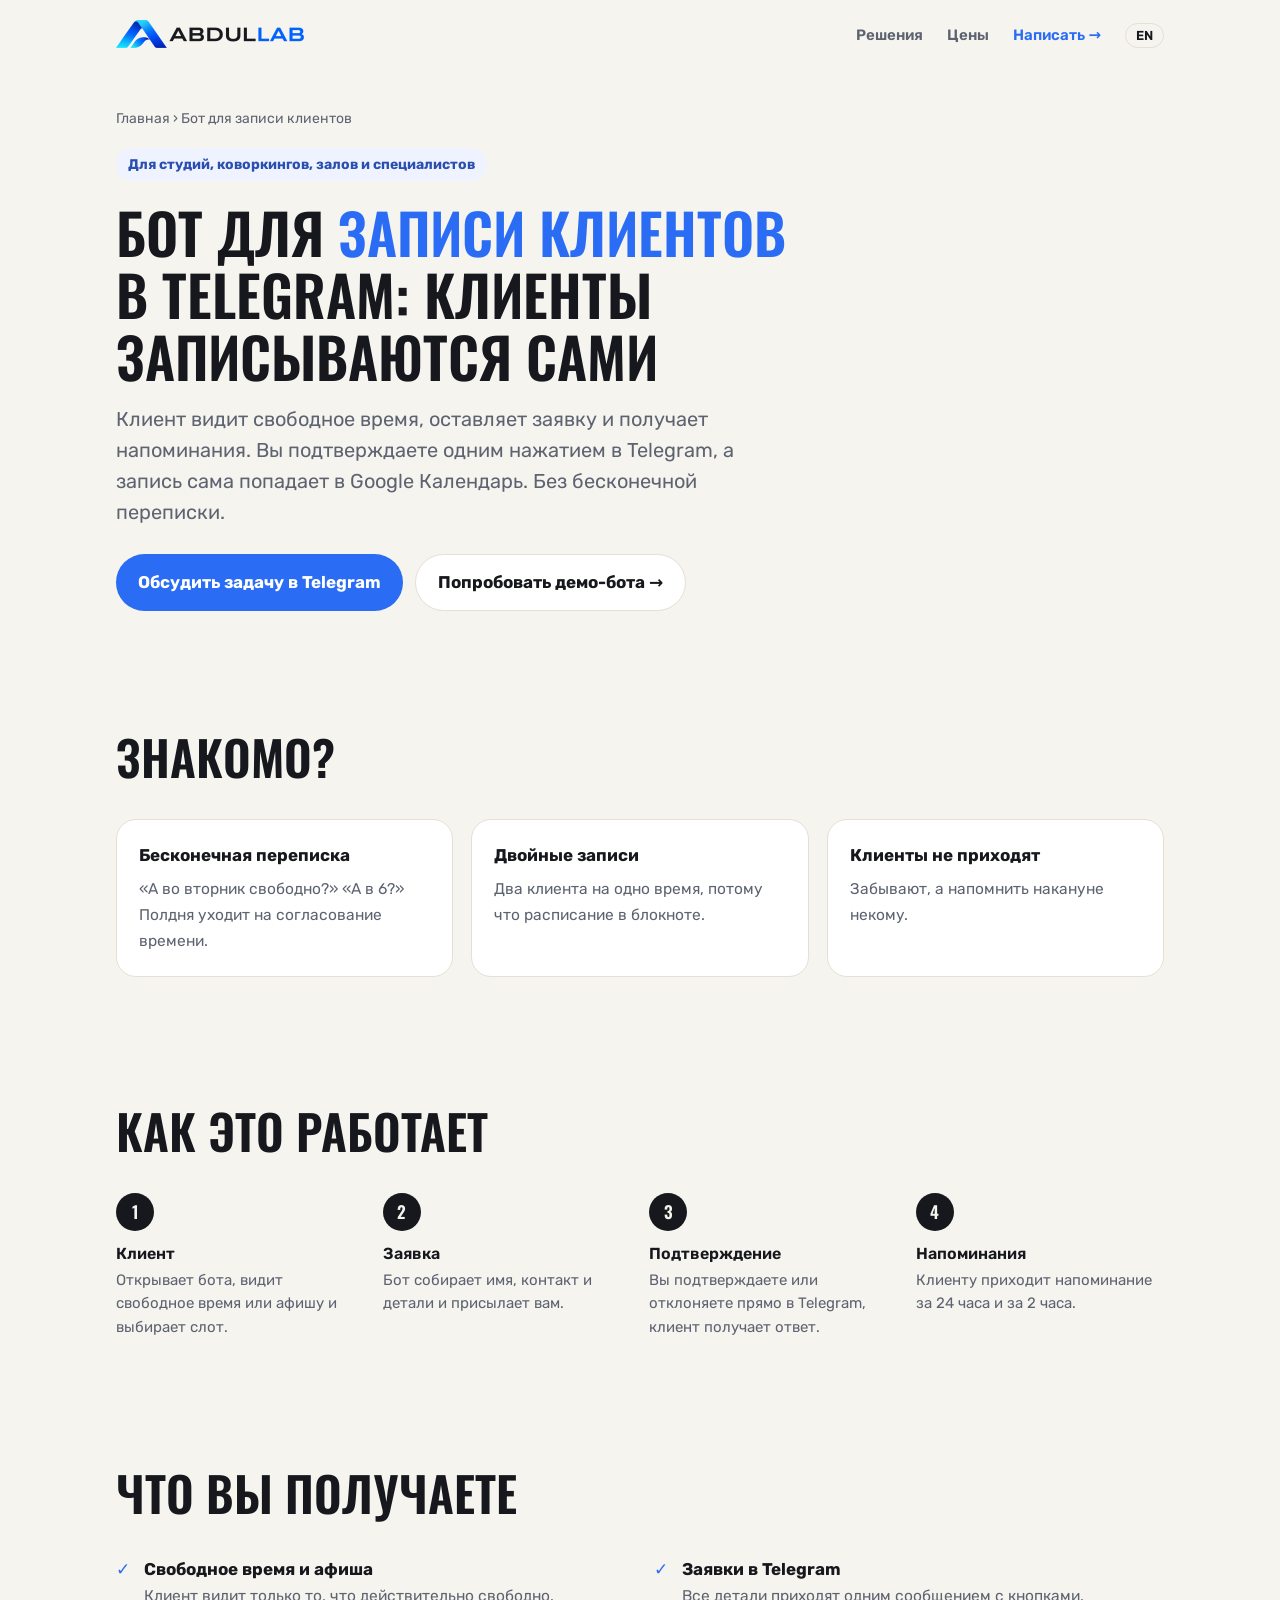
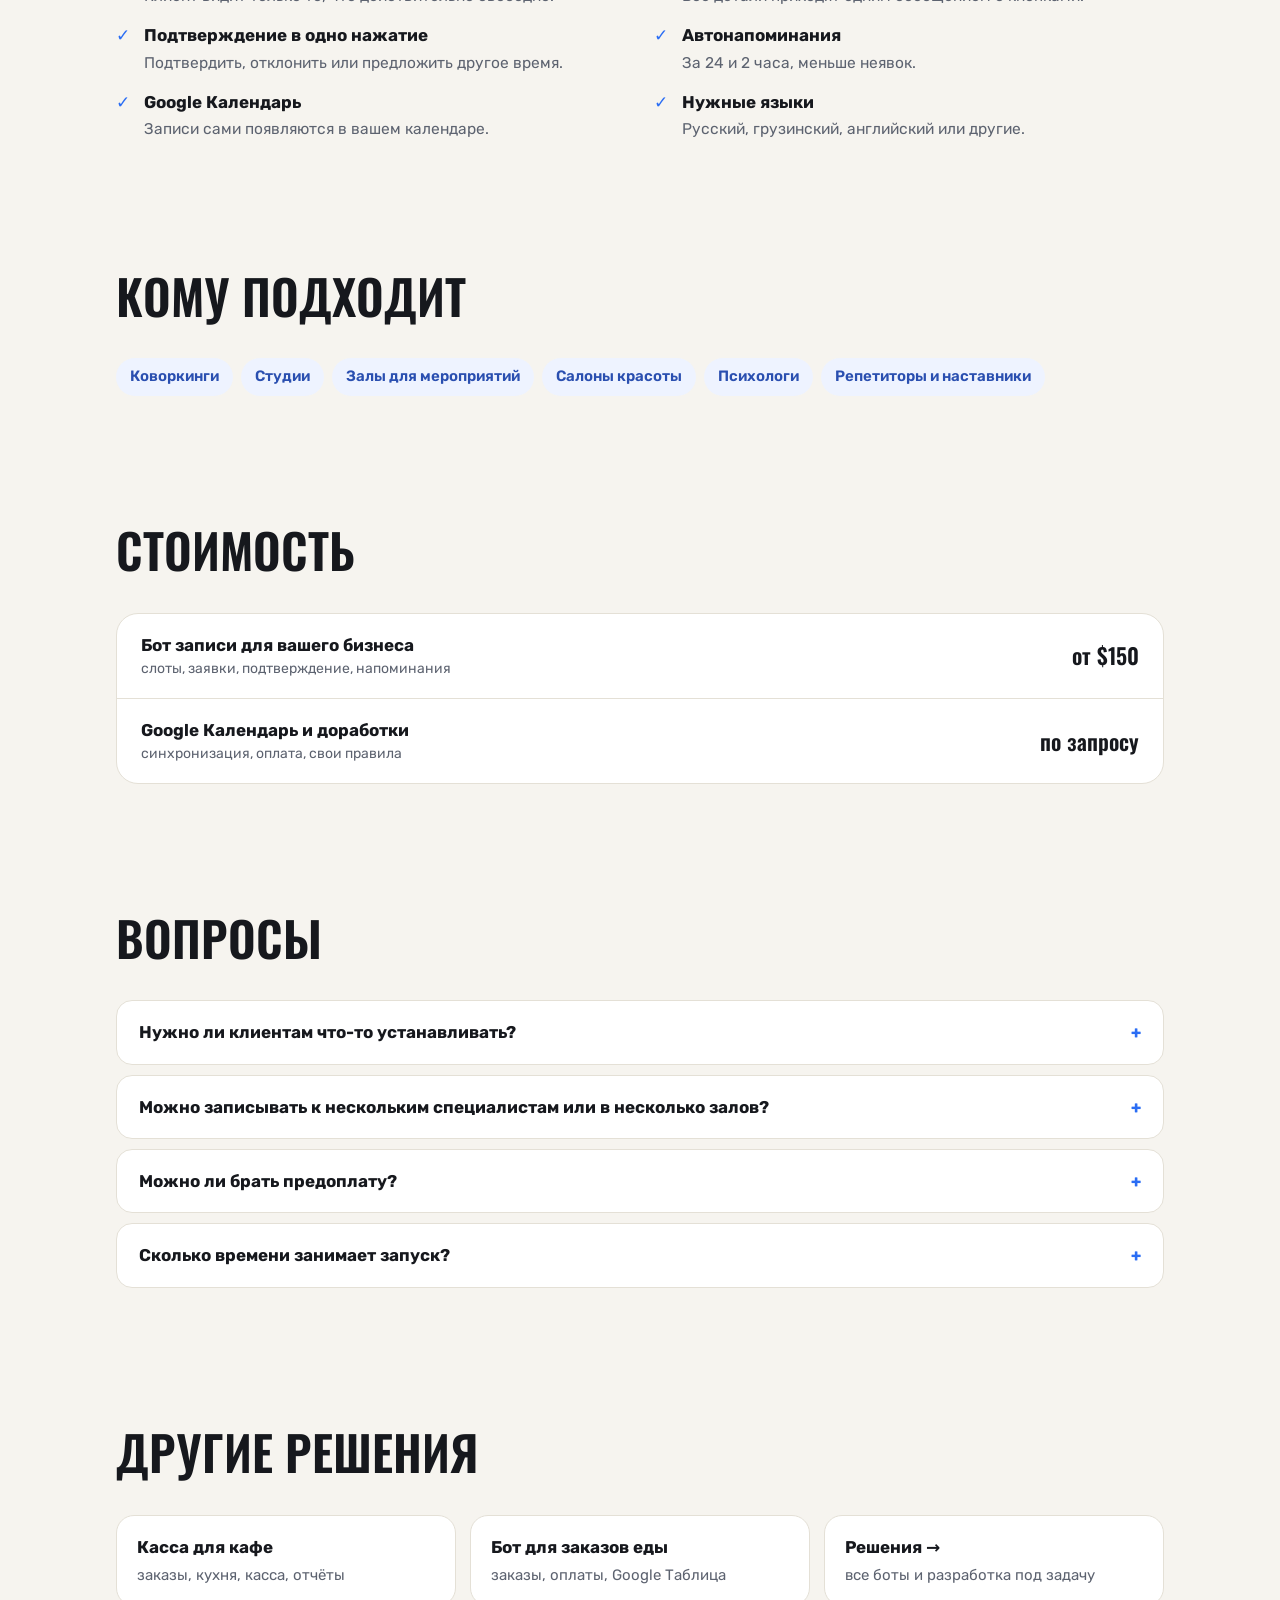
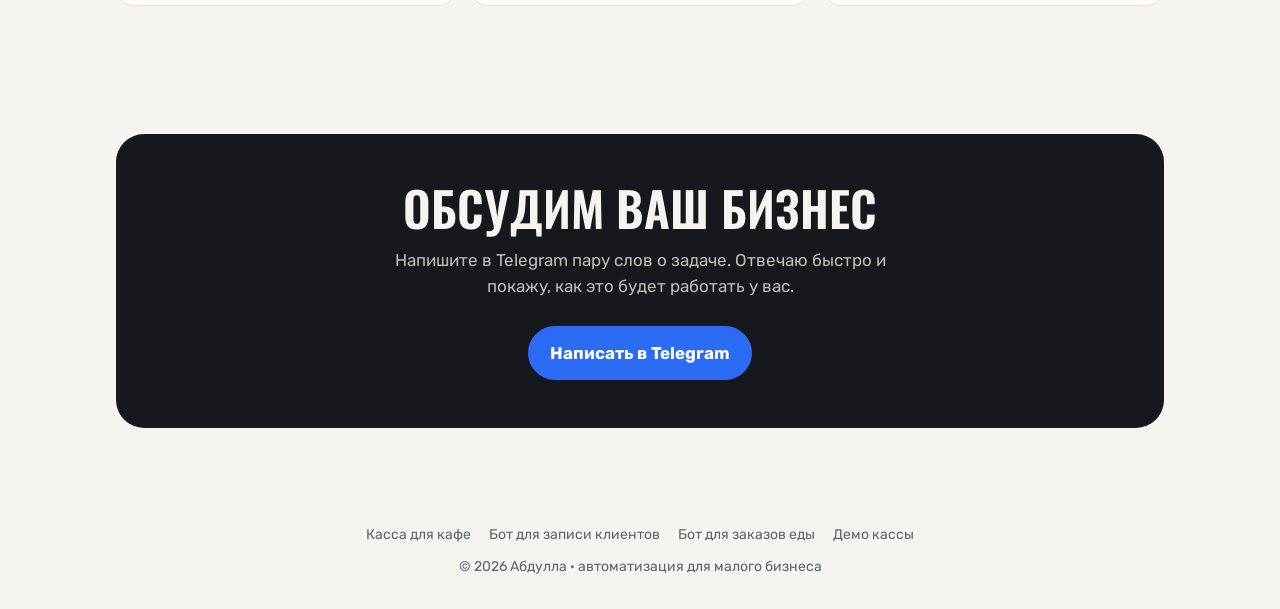
<file: ru/bot-dlya-zapisi/index.html>
<!doctype html>
<html lang="ru">
<head>
<meta charset="utf-8">
<meta name="viewport" content="width=device-width, initial-scale=1">
<title>Abdullab — Бот для записи клиентов в Telegram: запись, бронирование, напоминания</title>
<link rel="icon" href="../../favicon.ico?v=4" sizes="32x32">
<link rel="icon" href="../../assets/icon-256.png?v=4" type="image/png" sizes="256x256">
<link rel="apple-touch-icon" href="../../assets/apple-touch-icon.png?v=4">
<meta name="description" content="Telegram-бот для записи и бронирования: клиент видит свободное время, оставляет заявку, администратор подтверждает в Telegram, напоминания за 24 и 2 часа. Работает с Google Календарём.">
<link rel="canonical" href="https://abdullab.com/ru/bot-dlya-zapisi/">
<link rel="alternate" hreflang="en" href="https://abdullab.com/booking-bot/">
<link rel="alternate" hreflang="ru" href="https://abdullab.com/ru/bot-dlya-zapisi/">
<link rel="alternate" hreflang="x-default" href="https://abdullab.com/booking-bot/">
<meta property="og:type" content="website">
<meta property="og:site_name" content="Abdullab">
<meta property="og:title" content="Abdullab — Бот для записи клиентов в Telegram: запись, бронирование, напоминания">
<meta property="og:description" content="Telegram-бот для записи и бронирования: клиент видит свободное время, оставляет заявку, администратор подтверждает в Telegram, напоминания за 24 и 2 часа. Работает с Google Календарём.">
<meta property="og:url" content="https://abdullab.com/ru/bot-dlya-zapisi/">
<meta property="og:image" content="https://abdullab.com/assets/og-image.png?v=2">
<meta property="og:image:width" content="1200">
<meta property="og:image:height" content="630">
<meta property="og:image:alt" content="Abdullab — automation, innovation, growth">
<meta name="twitter:card" content="summary_large_image">
<meta property="og:locale" content="ru_RU">
<script src="/analytics.js" defer></script>
<script type="application/ld+json">[{"@context": "https://schema.org", "@type": "Service", "name": "Бот для записи клиентов", "description": "Telegram-бот для записи и бронирования: клиент видит свободное время, оставляет заявку, администратор подтверждает в Telegram, напоминания за 24 и 2 часа. Работает с Google Календарём.", "url": "https://abdullab.com/ru/bot-dlya-zapisi/", "areaServed": ["GE", "Worldwide"], "inLanguage": "ru", "provider": {"@type": "ProfessionalService", "name": "Abdullab", "url": "https://abdullab.com/", "sameAs": ["https://t.me/abdullah_shatlyk"]}, "offers": {"@type": "Offer", "priceCurrency": "USD", "price": "150"}}, {"@context": "https://schema.org", "@type": "BreadcrumbList", "itemListElement": [{"@type": "ListItem", "position": 1, "name": "Главная", "item": "https://abdullab.com/ru/"}, {"@type": "ListItem", "position": 2, "name": "Бот для записи клиентов", "item": "https://abdullab.com/ru/bot-dlya-zapisi/"}]}, {"@context": "https://schema.org", "@type": "FAQPage", "mainEntity": [{"@type": "Question", "name": "Нужно ли клиентам что-то устанавливать?", "acceptedAnswer": {"@type": "Answer", "text": "Только Telegram, он и так есть у большинства. Бот открывается по ссылке или QR-коду."}}, {"@type": "Question", "name": "Можно записывать к нескольким специалистам или в несколько залов?", "acceptedAnswer": {"@type": "Answer", "text": "Да, у каждого зала или специалиста своё расписание."}}, {"@type": "Question", "name": "Можно ли брать предоплату?", "acceptedAnswer": {"@type": "Answer", "text": "Можно добавить. Подберём способ оплаты, который работает в вашей стране."}}, {"@type": "Question", "name": "Сколько времени занимает запуск?", "acceptedAnswer": {"@type": "Answer", "text": "Простой бот записи обычно запускаю за 48 часов."}}]}]</script>
<link rel="preconnect" href="https://fonts.googleapis.com">
<link href="https://fonts.googleapis.com/css2?family=Oswald:wght@500;600;700&family=Rubik:wght@400;500;600;700&display=swap" rel="stylesheet">
<link rel="stylesheet" href="/assets/site.css">
</head>
<body>

<header>
  <div class="wrap">
    <a class="logo" href="/ru/" ><img class="lg-l" src="/assets/logo-light.png?v=4" alt="Abdullab" width="188" height="28"><img class="lg-d" src="/assets/logo.png?v=4" alt="Abdullab" width="188" height="28"></a>
    <nav>
      <a href="/ru/#bots">Решения</a>
      <a href="/ru/#prices">Цены</a>
      <a class="nav-cta" href="https://t.me/abdullah_shatlyk">Написать →</a>
      <a class="lang" href="/booking-bot/" hreflang="en" lang="en" title="English version">EN</a>
    </nav>
  </div>
</header>

<main>
<div class="land-hero">
  <div class="wrap">
    <div class="crumbs"><a href="/ru/">Главная</a> › Бот для записи клиентов</div>
    <span class="eyebrow">Для студий, коворкингов, залов и специалистов</span>
    <h1>Бот для <em>записи клиентов</em> в Telegram: клиенты записываются сами</h1>
    <p class="lead">Клиент видит свободное время, оставляет заявку и получает напоминания. Вы подтверждаете одним нажатием в Telegram, а запись сама попадает в Google Календарь. Без бесконечной переписки.</p>
    <div class="actions">
      <a class="btn btn-main" href="https://t.me/abdullah_shatlyk">Обсудить задачу в Telegram</a>
      <a class="btn btn-ghost" href="https://t.me/shatbot_bron_bot">Попробовать демо-бота →</a>
    </div>
  </div>
</div>

<section>
  <div class="wrap">
    <div class="sec-head"><h2>Знакомо?</h2></div>
    <div class="pains"><div class="pain"><b>Бесконечная переписка</b><span>«А во вторник свободно?» «А в 6?» Полдня уходит на согласование времени.</span></div><div class="pain"><b>Двойные записи</b><span>Два клиента на одно время, потому что расписание в блокноте.</span></div><div class="pain"><b>Клиенты не приходят</b><span>Забывают, а напомнить накануне некому.</span></div></div>
  </div>
</section>

<section>
  <div class="wrap">
    <div class="sec-head"><h2>Как это работает</h2></div>
    <div class="steps"><div class="step"><h3>Клиент</h3><p>Открывает бота, видит свободное время или афишу и выбирает слот.</p></div><div class="step"><h3>Заявка</h3><p>Бот собирает имя, контакт и детали и присылает вам.</p></div><div class="step"><h3>Подтверждение</h3><p>Вы подтверждаете или отклоняете прямо в Telegram, клиент получает ответ.</p></div><div class="step"><h3>Напоминания</h3><p>Клиенту приходит напоминание за 24 часа и за 2 часа.</p></div></div>
  </div>
</section>

<section>
  <div class="wrap">
    <div class="sec-head"><h2>Что вы получаете</h2></div>
    <ul class="feat"><li><b>Свободное время и афиша</b><span>Клиент видит только то, что действительно свободно.</span></li><li><b>Заявки в Telegram</b><span>Все детали приходят одним сообщением с кнопками.</span></li><li><b>Подтверждение в одно нажатие</b><span>Подтвердить, отклонить или предложить другое время.</span></li><li><b>Автонапоминания</b><span>За 24 и 2 часа, меньше неявок.</span></li><li><b>Google Календарь</b><span>Записи сами появляются в вашем календаре.</span></li><li><b>Нужные языки</b><span>Русский, грузинский, английский или другие.</span></li></ul>
  </div>
</section>

<section>
  <div class="wrap">
    <div class="sec-head"><h2>Кому подходит</h2></div>
    <div class="who"><span>Коворкинги</span><span>Студии</span><span>Залы для мероприятий</span><span>Салоны красоты</span><span>Психологи</span><span>Репетиторы и наставники</span></div>
  </div>
</section>

<section>
  <div class="wrap">
    <div class="sec-head"><h2>Стоимость</h2></div>
    <div class="prices"><div class="row"><div><b>Бот записи для вашего бизнеса</b><small>слоты, заявки, подтверждение, напоминания</small></div><div class="p">от $150</div></div><div class="row"><div><b>Google Календарь и доработки</b><small>синхронизация, оплата, свои правила</small></div><div class="p">по запросу</div></div></div>
  </div>
</section>

<section class="faq">
  <div class="wrap">
    <div class="sec-head"><h2>Вопросы</h2></div>
    <details><summary>Нужно ли клиентам что-то устанавливать?</summary><p>Только Telegram, он и так есть у большинства. Бот открывается по ссылке или QR-коду.</p></details><details><summary>Можно записывать к нескольким специалистам или в несколько залов?</summary><p>Да, у каждого зала или специалиста своё расписание.</p></details><details><summary>Можно ли брать предоплату?</summary><p>Можно добавить. Подберём способ оплаты, который работает в вашей стране.</p></details><details><summary>Сколько времени занимает запуск?</summary><p>Простой бот записи обычно запускаю за 48 часов.</p></details>
  </div>
</section>

<section>
  <div class="wrap">
    <div class="sec-head"><h2>Другие решения</h2></div>
    <div class="more-links"><a href="/ru/kassa-dlya-kafe/">Касса для кафе<span>заказы, кухня, касса, отчёты</span></a><a href="/ru/bot-dlya-zakazov/">Бот для заказов еды<span>заказы, оплаты, Google Таблица</span></a><a href="/ru/#bots">Решения →<span>все боты и разработка под задачу</span></a></div>
  </div>
</section>

<section>
  <div class="wrap">
    <div class="cta">
      <h2>Обсудим ваш бизнес</h2>
      <p>Напишите в Telegram пару слов о задаче. Отвечаю быстро и покажу, как это будет работать у вас.</p>
      <a class="btn btn-main" href="https://t.me/abdullah_shatlyk">Написать в Telegram</a>
    </div>
  </div>
</section>
</main>

<footer>
  <div class="wrap">
    <div class="foot-links"><a href="/ru/kassa-dlya-kafe/">Касса для кафе</a><a href="/ru/bot-dlya-zapisi/">Бот для записи клиентов</a><a href="/ru/bot-dlya-zakazov/">Бот для заказов еды</a><a href="/cafe.html#ru">Демо кассы</a></div>
    © 2026 Абдулла · автоматизация для малого бизнеса
  </div>
</footer>

</body>
</html>
</file>
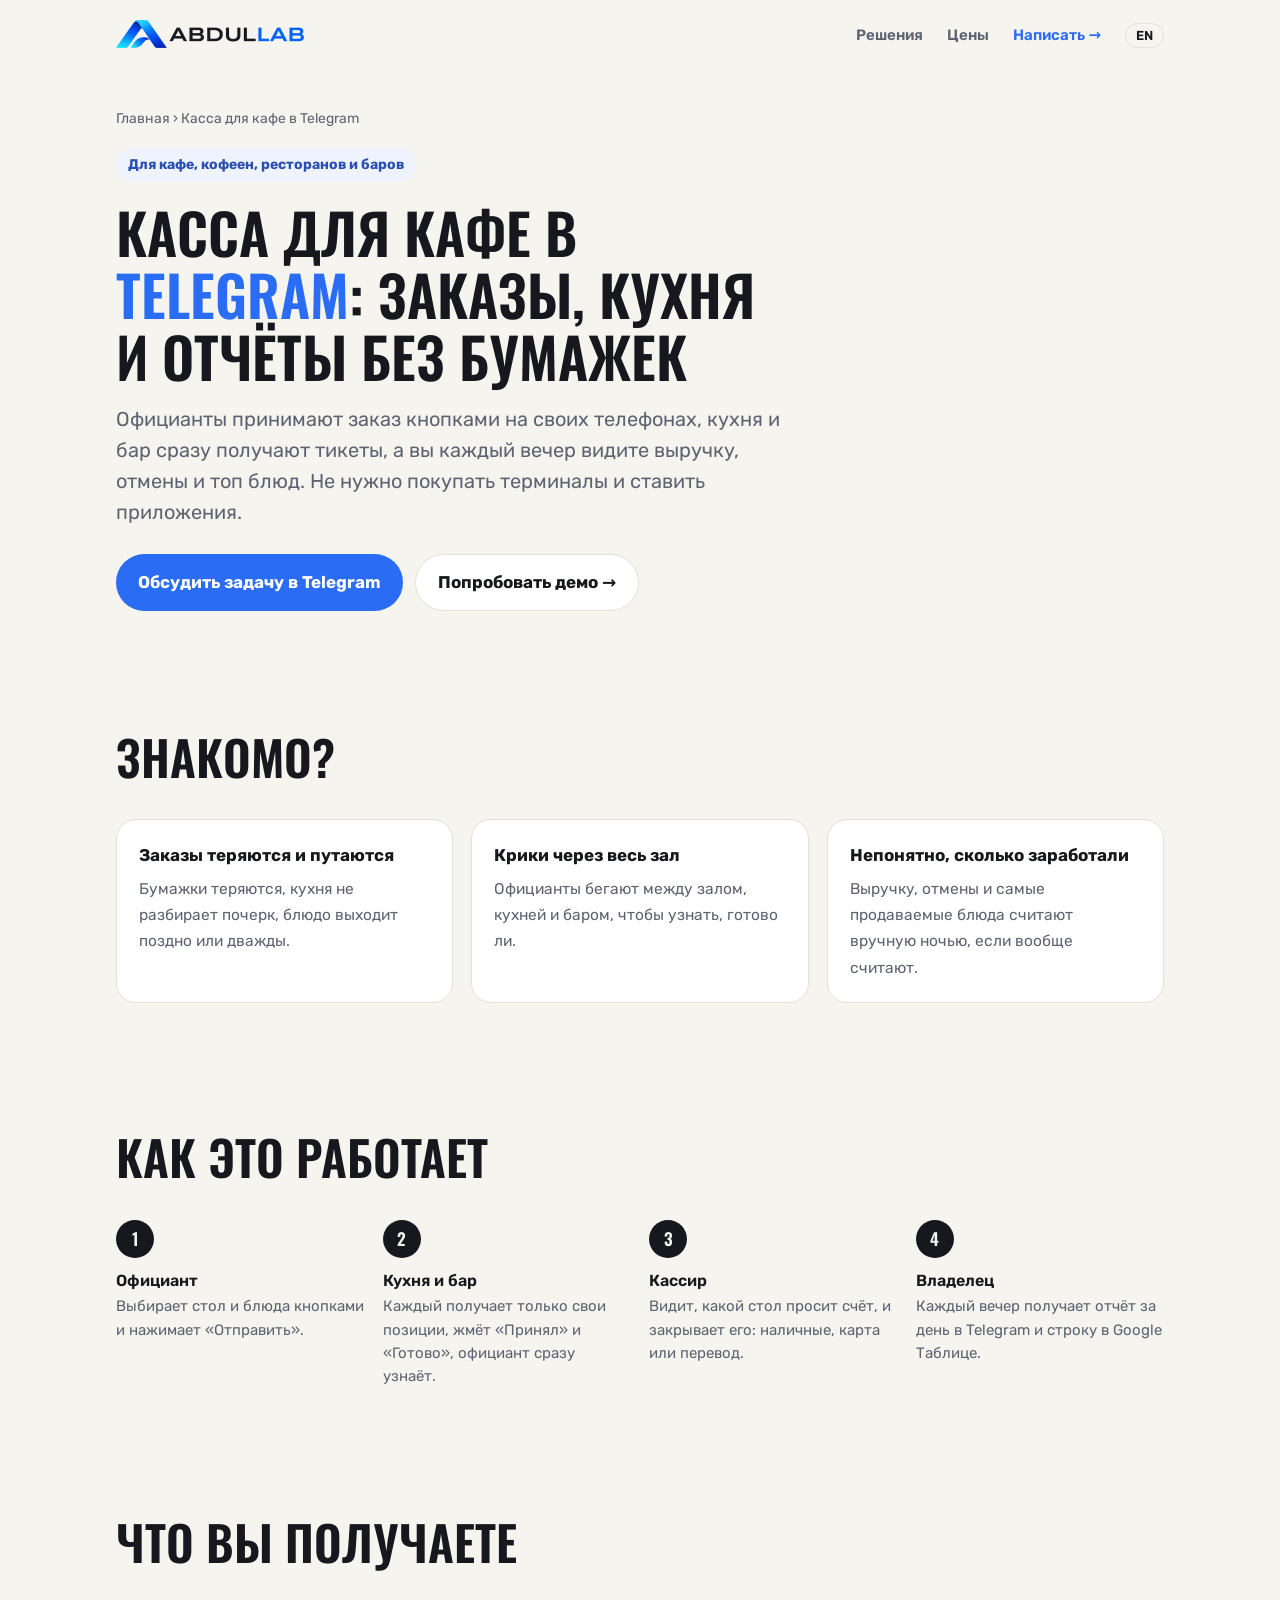
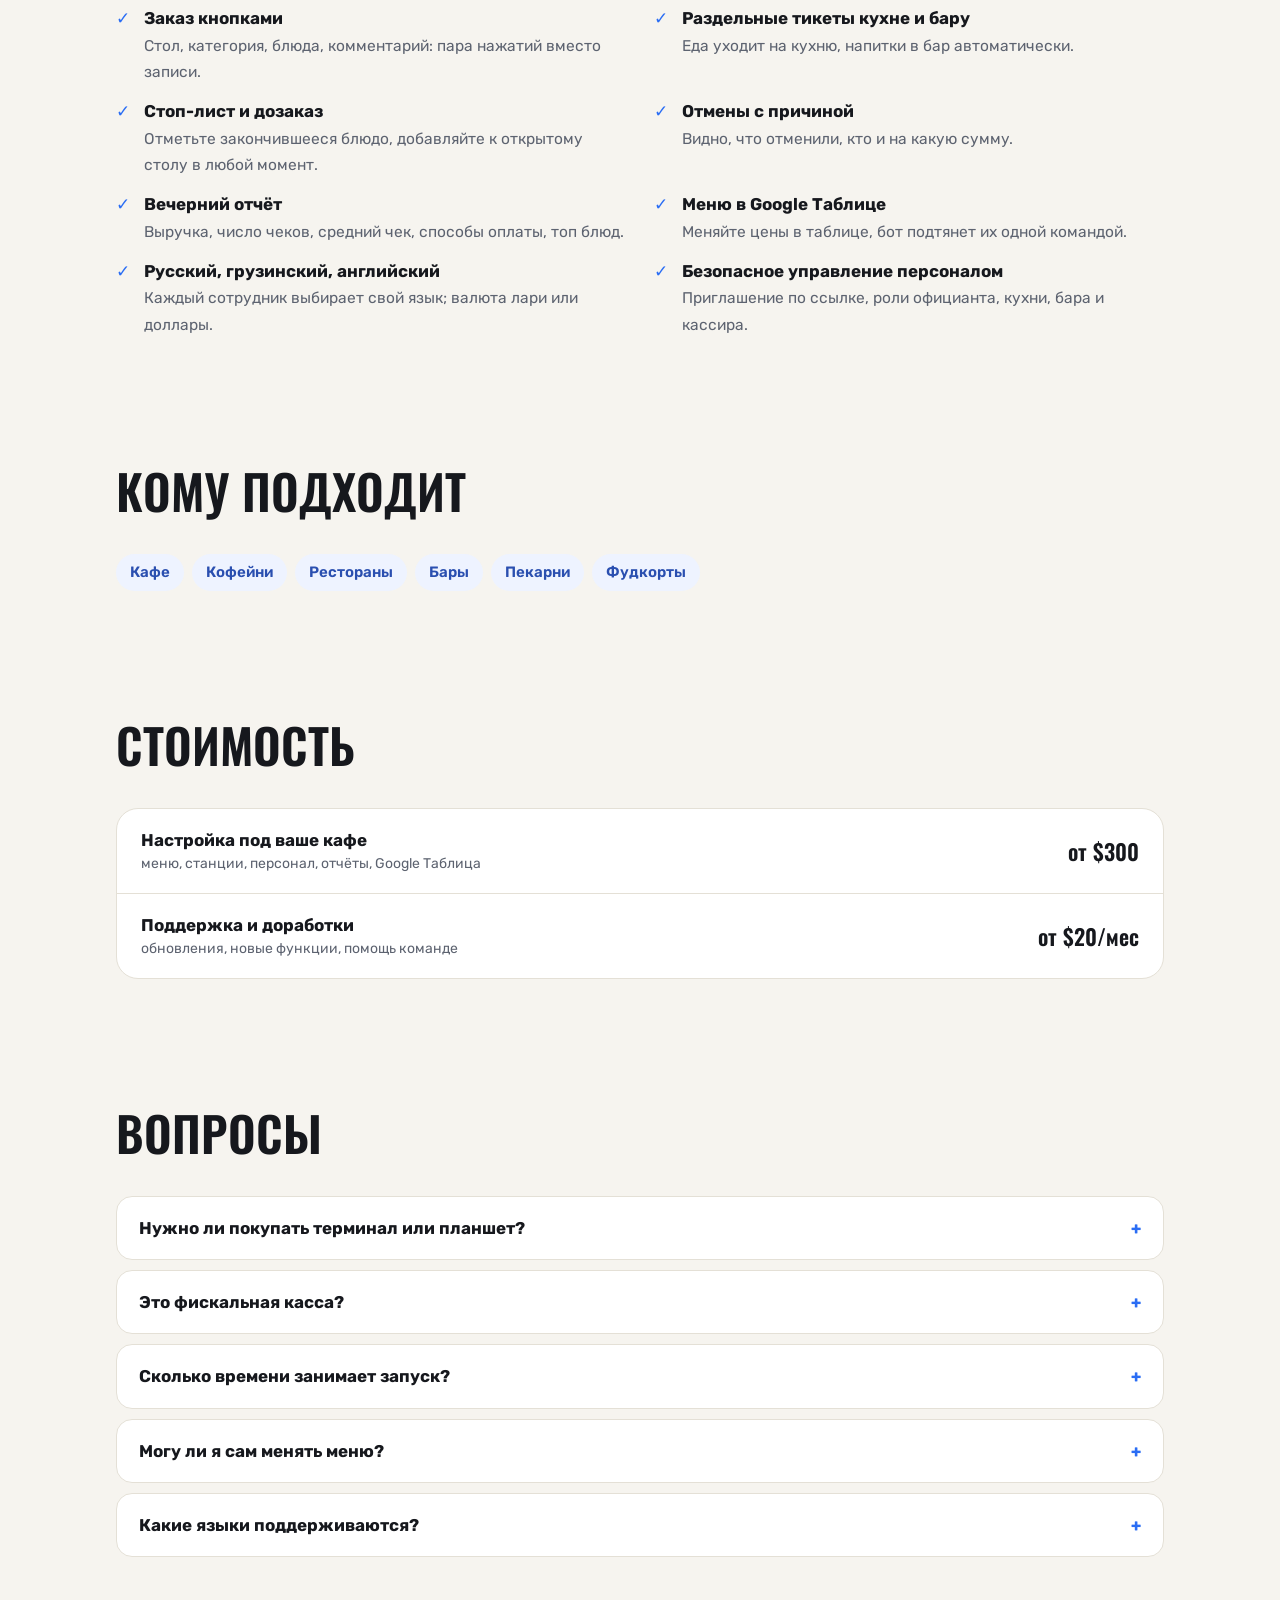
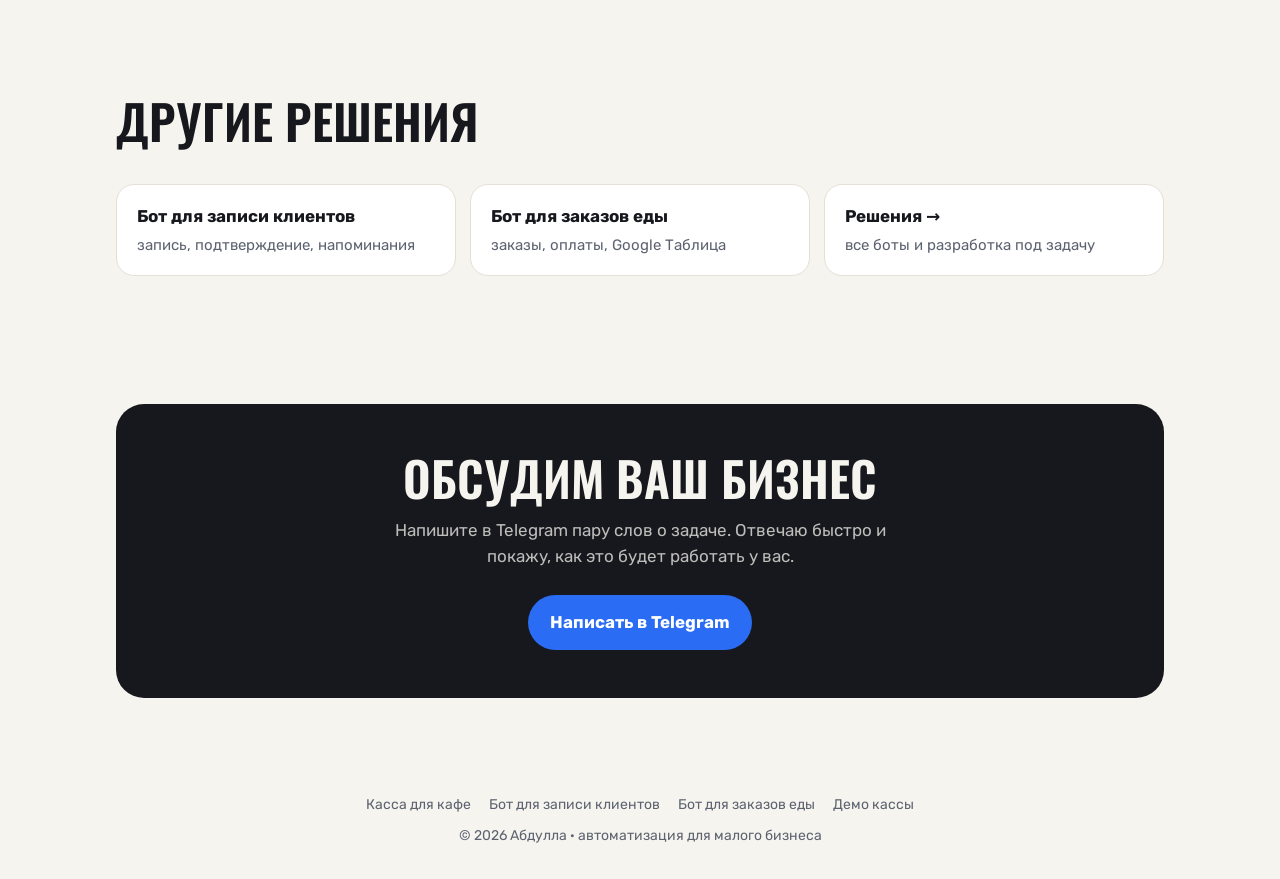
<file: ru/kassa-dlya-kafe/index.html>
<!doctype html>
<html lang="ru">
<head>
<meta charset="utf-8">
<meta name="viewport" content="width=device-width, initial-scale=1">
<title>Abdullab — Касса для кафе в Telegram: заказы, кухня, касса и отчёты</title>
<link rel="icon" href="../../favicon.ico?v=4" sizes="32x32">
<link rel="icon" href="../../assets/icon-256.png?v=4" type="image/png" sizes="256x256">
<link rel="apple-touch-icon" href="../../assets/apple-touch-icon.png?v=4">
<meta name="description" content="Касса для кафе в Telegram: официант принимает заказ кнопками, кухня и бар получают тикеты, кассир закрывает стол, владелец получает вечерний отчёт и Google Таблицу. Без нового оборудования.">
<link rel="canonical" href="https://abdullab.com/ru/kassa-dlya-kafe/">
<link rel="alternate" hreflang="en" href="https://abdullab.com/cafe-pos/">
<link rel="alternate" hreflang="ru" href="https://abdullab.com/ru/kassa-dlya-kafe/">
<link rel="alternate" hreflang="x-default" href="https://abdullab.com/cafe-pos/">
<meta property="og:type" content="website">
<meta property="og:site_name" content="Abdullab">
<meta property="og:title" content="Abdullab — Касса для кафе в Telegram: заказы, кухня, касса и отчёты">
<meta property="og:description" content="Касса для кафе в Telegram: официант принимает заказ кнопками, кухня и бар получают тикеты, кассир закрывает стол, владелец получает вечерний отчёт и Google Таблицу. Без нового оборудования.">
<meta property="og:url" content="https://abdullab.com/ru/kassa-dlya-kafe/">
<meta property="og:image" content="https://abdullab.com/assets/og-image.png?v=2">
<meta property="og:image:width" content="1200">
<meta property="og:image:height" content="630">
<meta property="og:image:alt" content="Abdullab — automation, innovation, growth">
<meta name="twitter:card" content="summary_large_image">
<meta property="og:locale" content="ru_RU">
<script src="/analytics.js" defer></script>
<script type="application/ld+json">[{"@context": "https://schema.org", "@type": "Service", "name": "Касса для кафе в Telegram", "description": "Касса для кафе в Telegram: официант принимает заказ кнопками, кухня и бар получают тикеты, кассир закрывает стол, владелец получает вечерний отчёт и Google Таблицу. Без нового оборудования.", "url": "https://abdullab.com/ru/kassa-dlya-kafe/", "areaServed": ["GE", "Worldwide"], "inLanguage": "ru", "provider": {"@type": "ProfessionalService", "name": "Abdullab", "url": "https://abdullab.com/", "sameAs": ["https://t.me/abdullah_shatlyk"]}, "offers": {"@type": "Offer", "priceCurrency": "USD", "price": "300"}}, {"@context": "https://schema.org", "@type": "BreadcrumbList", "itemListElement": [{"@type": "ListItem", "position": 1, "name": "Главная", "item": "https://abdullab.com/ru/"}, {"@type": "ListItem", "position": 2, "name": "Касса для кафе в Telegram", "item": "https://abdullab.com/ru/kassa-dlya-kafe/"}]}, {"@context": "https://schema.org", "@type": "FAQPage", "mainEntity": [{"@type": "Question", "name": "Нужно ли покупать терминал или планшет?", "acceptedAnswer": {"@type": "Answer", "text": "Нет. Сотрудники работают со своих телефонов с Telegram. Кухне и бару подойдёт любой телефон или планшет."}}, {"@type": "Question", "name": "Это фискальная касса?", "acceptedAnswer": {"@type": "Answer", "text": "Нет. Бот ведёт заказы, кухню, счета и отчёты за день. Фискальные чеки остаются на вашей кассе или терминале."}}, {"@type": "Question", "name": "Сколько времени занимает запуск?", "acceptedAnswer": {"@type": "Answer", "text": "Обычно 48 часов: загружаю меню, настраиваю станции и персонал, показываю команде, как пользоваться."}}, {"@type": "Question", "name": "Могу ли я сам менять меню?", "acceptedAnswer": {"@type": "Answer", "text": "Да. Меню лежит в Google Таблице: меняйте названия и цены там, бот их подхватит."}}, {"@type": "Question", "name": "Какие языки поддерживаются?", "acceptedAnswer": {"@type": "Answer", "text": "Русский, грузинский и английский. Каждый сотрудник выбирает свой."}}]}]</script>
<link rel="preconnect" href="https://fonts.googleapis.com">
<link href="https://fonts.googleapis.com/css2?family=Oswald:wght@500;600;700&family=Rubik:wght@400;500;600;700&display=swap" rel="stylesheet">
<link rel="stylesheet" href="/assets/site.css">
</head>
<body>

<header>
  <div class="wrap">
    <a class="logo" href="/ru/" ><img class="lg-l" src="/assets/logo-light.png?v=4" alt="Abdullab" width="188" height="28"><img class="lg-d" src="/assets/logo.png?v=4" alt="Abdullab" width="188" height="28"></a>
    <nav>
      <a href="/ru/#bots">Решения</a>
      <a href="/ru/#prices">Цены</a>
      <a class="nav-cta" href="https://t.me/abdullah_shatlyk">Написать →</a>
      <a class="lang" href="/cafe-pos/" hreflang="en" lang="en" title="English version">EN</a>
    </nav>
  </div>
</header>

<main>
<div class="land-hero">
  <div class="wrap">
    <div class="crumbs"><a href="/ru/">Главная</a> › Касса для кафе в Telegram</div>
    <span class="eyebrow">Для кафе, кофеен, ресторанов и баров</span>
    <h1>Касса для кафе в <em>Telegram</em>: заказы, кухня и отчёты без бумажек</h1>
    <p class="lead">Официанты принимают заказ кнопками на своих телефонах, кухня и бар сразу получают тикеты, а вы каждый вечер видите выручку, отмены и топ блюд. Не нужно покупать терминалы и ставить приложения.</p>
    <div class="actions">
      <a class="btn btn-main" href="https://t.me/abdullah_shatlyk">Обсудить задачу в Telegram</a>
      <a class="btn btn-ghost" href="/cafe.html#ru">Попробовать демо →</a>
    </div>
  </div>
</div>

<section>
  <div class="wrap">
    <div class="sec-head"><h2>Знакомо?</h2></div>
    <div class="pains"><div class="pain"><b>Заказы теряются и путаются</b><span>Бумажки теряются, кухня не разбирает почерк, блюдо выходит поздно или дважды.</span></div><div class="pain"><b>Крики через весь зал</b><span>Официанты бегают между залом, кухней и баром, чтобы узнать, готово ли.</span></div><div class="pain"><b>Непонятно, сколько заработали</b><span>Выручку, отмены и самые продаваемые блюда считают вручную ночью, если вообще считают.</span></div></div>
  </div>
</section>

<section>
  <div class="wrap">
    <div class="sec-head"><h2>Как это работает</h2></div>
    <div class="steps"><div class="step"><h3>Официант</h3><p>Выбирает стол и блюда кнопками и нажимает «Отправить».</p></div><div class="step"><h3>Кухня и бар</h3><p>Каждый получает только свои позиции, жмёт «Принял» и «Готово», официант сразу узнаёт.</p></div><div class="step"><h3>Кассир</h3><p>Видит, какой стол просит счёт, и закрывает его: наличные, карта или перевод.</p></div><div class="step"><h3>Владелец</h3><p>Каждый вечер получает отчёт за день в Telegram и строку в Google Таблице.</p></div></div>
  </div>
</section>

<section>
  <div class="wrap">
    <div class="sec-head"><h2>Что вы получаете</h2></div>
    <ul class="feat"><li><b>Заказ кнопками</b><span>Стол, категория, блюда, комментарий: пара нажатий вместо записи.</span></li><li><b>Раздельные тикеты кухне и бару</b><span>Еда уходит на кухню, напитки в бар автоматически.</span></li><li><b>Стоп-лист и дозаказ</b><span>Отметьте закончившееся блюдо, добавляйте к открытому столу в любой момент.</span></li><li><b>Отмены с причиной</b><span>Видно, что отменили, кто и на какую сумму.</span></li><li><b>Вечерний отчёт</b><span>Выручка, число чеков, средний чек, способы оплаты, топ блюд.</span></li><li><b>Меню в Google Таблице</b><span>Меняйте цены в таблице, бот подтянет их одной командой.</span></li><li><b>Русский, грузинский, английский</b><span>Каждый сотрудник выбирает свой язык; валюта лари или доллары.</span></li><li><b>Безопасное управление персоналом</b><span>Приглашение по ссылке, роли официанта, кухни, бара и кассира.</span></li></ul>
  </div>
</section>

<section>
  <div class="wrap">
    <div class="sec-head"><h2>Кому подходит</h2></div>
    <div class="who"><span>Кафе</span><span>Кофейни</span><span>Рестораны</span><span>Бары</span><span>Пекарни</span><span>Фудкорты</span></div>
  </div>
</section>

<section>
  <div class="wrap">
    <div class="sec-head"><h2>Стоимость</h2></div>
    <div class="prices"><div class="row"><div><b>Настройка под ваше кафе</b><small>меню, станции, персонал, отчёты, Google Таблица</small></div><div class="p">от $300</div></div><div class="row"><div><b>Поддержка и доработки</b><small>обновления, новые функции, помощь команде</small></div><div class="p">от $20/мес</div></div></div>
  </div>
</section>

<section class="faq">
  <div class="wrap">
    <div class="sec-head"><h2>Вопросы</h2></div>
    <details><summary>Нужно ли покупать терминал или планшет?</summary><p>Нет. Сотрудники работают со своих телефонов с Telegram. Кухне и бару подойдёт любой телефон или планшет.</p></details><details><summary>Это фискальная касса?</summary><p>Нет. Бот ведёт заказы, кухню, счета и отчёты за день. Фискальные чеки остаются на вашей кассе или терминале.</p></details><details><summary>Сколько времени занимает запуск?</summary><p>Обычно 48 часов: загружаю меню, настраиваю станции и персонал, показываю команде, как пользоваться.</p></details><details><summary>Могу ли я сам менять меню?</summary><p>Да. Меню лежит в Google Таблице: меняйте названия и цены там, бот их подхватит.</p></details><details><summary>Какие языки поддерживаются?</summary><p>Русский, грузинский и английский. Каждый сотрудник выбирает свой.</p></details>
  </div>
</section>

<section>
  <div class="wrap">
    <div class="sec-head"><h2>Другие решения</h2></div>
    <div class="more-links"><a href="/ru/bot-dlya-zapisi/">Бот для записи клиентов<span>запись, подтверждение, напоминания</span></a><a href="/ru/bot-dlya-zakazov/">Бот для заказов еды<span>заказы, оплаты, Google Таблица</span></a><a href="/ru/#bots">Решения →<span>все боты и разработка под задачу</span></a></div>
  </div>
</section>

<section>
  <div class="wrap">
    <div class="cta">
      <h2>Обсудим ваш бизнес</h2>
      <p>Напишите в Telegram пару слов о задаче. Отвечаю быстро и покажу, как это будет работать у вас.</p>
      <a class="btn btn-main" href="https://t.me/abdullah_shatlyk">Написать в Telegram</a>
    </div>
  </div>
</section>
</main>

<footer>
  <div class="wrap">
    <div class="foot-links"><a href="/ru/kassa-dlya-kafe/">Касса для кафе</a><a href="/ru/bot-dlya-zapisi/">Бот для записи клиентов</a><a href="/ru/bot-dlya-zakazov/">Бот для заказов еды</a><a href="/cafe.html#ru">Демо кассы</a></div>
    © 2026 Абдулла · автоматизация для малого бизнеса
  </div>
</footer>

</body>
</html>
</file>
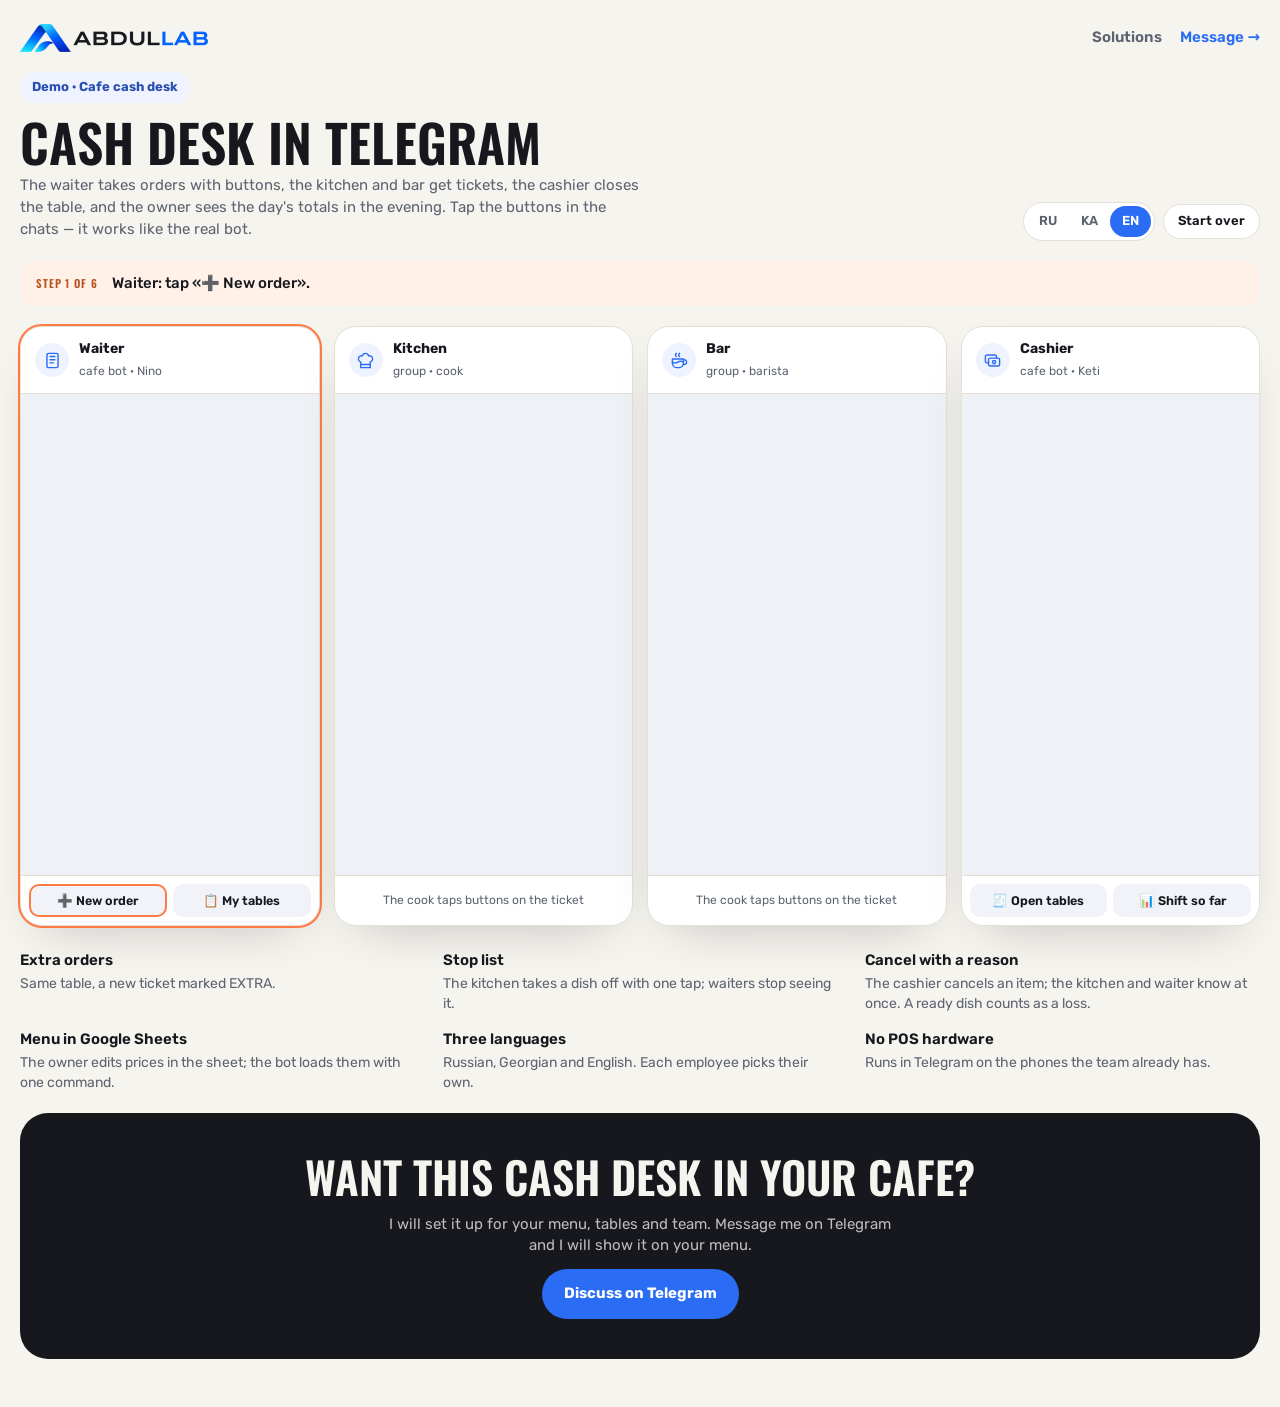
<file: cafe.html>
<!doctype html>
<html lang="en">
<head>
<meta charset="utf-8">
<meta name="viewport" content="width=device-width, initial-scale=1, viewport-fit=cover">
<title>Abdullab — Cafe cash desk demo</title>
<link rel="icon" href="favicon.ico?v=4" sizes="32x32">
<link rel="icon" href="assets/icon-256.png?v=4" type="image/png" sizes="256x256">
<link rel="apple-touch-icon" href="assets/apple-touch-icon.png?v=4">
<meta name="description" content="Interactive demo: the waiter takes orders with buttons in Telegram, the kitchen and bar get tickets, the cashier closes the table and the owner gets a report.">
<link rel="canonical" href="https://abdullab.com/cafe.html">
<meta property="og:type" content="website">
<meta property="og:site_name" content="Abdullab">
<meta property="og:title" content="Cafe cash desk in Telegram — interactive demo">
<meta property="og:description" content="The waiter takes orders with buttons, the kitchen and bar get tickets, the cashier closes the table, the owner gets a report.">
<meta property="og:url" content="https://abdullab.com/cafe.html">
<meta property="og:image" content="https://abdullab.com/assets/og-image.png?v=2">
<meta property="og:image:width" content="1200">
<meta property="og:image:height" content="630">
<meta property="og:image:alt" content="Abdullab — automation, innovation, growth">
<meta name="twitter:card" content="summary_large_image">
<script src="/analytics.js" defer></script>
<link rel="preconnect" href="https://fonts.googleapis.com">
<link rel="stylesheet" href="https://fonts.googleapis.com/css2?family=Oswald:wght@500;600;700&family=Rubik:wght@400;500;600;700&family=Noto+Sans+Georgian:wght@400;500;700&display=swap">
<style>
/* Layout: brand line + live hint on top, four chat phones side by side (tabs on a phone), owner's evening report below. */
/* Layout: site header, live hint, four chat phones side by side (tabs on a phone), owner's report, call to action. Colors and fonts follow Abdullab. */
:root {
  --bg: #f6f4ef;
  --ink: #16181d;
  --muted: #5d6370;
  --line: #e4e0d6;
  --accent: #2a6df4;
  --accent-ink: #ffffff;
  --spark: #ff7a45;
  --spark-ink: #2a1205;
  --spark-soft: #fff1e8;
  --spark-text: #b4541f;
  --phone: #ffffff;
  --chat: #eef1f6;
  --bub-in: #ffffff;
  --bub-out: #dbe7ff;
  --key: #f1f3f8;
  --key-ink: #2a4fb0;
  --tag: #eef3ff;
  --shadow: 0 20px 50px -25px rgba(0, 0, 0, .25);
  --font-display: Oswald, "Noto Sans Georgian", Rubik, system-ui, sans-serif;
  --font-body: Rubik, "Noto Sans Georgian", system-ui, -apple-system, "Segoe UI", sans-serif;
}
@media (prefers-color-scheme: dark) {
  :root:not([data-theme="light"]) {
    --bg: #111317; --ink: #f1f2f4; --muted: #a2a8b4; --line: #2b2f37;
    --accent: #5b8cff; --accent-ink: #0b0d12; --spark: #ff8b5c; --spark-ink: #2a1205; --spark-soft: #3a2418; --spark-text: #ffb48c;
    --phone: #1a1d23; --chat: #14171c; --bub-in: #222631; --bub-out: #24375f;
    --key: #232833; --key-ink: #a9c0ff; --tag: #1f2a44; --shadow: 0 20px 50px -25px rgba(0, 0, 0, .6);
    color-scheme: dark;
  }
}
:root[data-theme="dark"] {
  --bg: #111317; --ink: #f1f2f4; --muted: #a2a8b4; --line: #2b2f37;
  --accent: #5b8cff; --accent-ink: #0b0d12; --spark: #ff8b5c; --spark-ink: #2a1205; --spark-soft: #3a2418; --spark-text: #ffb48c;
  --phone: #1a1d23; --chat: #14171c; --bub-in: #222631; --bub-out: #24375f;
  --key: #232833; --key-ink: #a9c0ff; --tag: #1f2a44; --shadow: 0 20px 50px -25px rgba(0, 0, 0, .6);
  color-scheme: dark;
}

* { box-sizing: border-box; }
html, body { margin: 0; }
[hidden] { display: none !important; }
body {
  background: var(--bg); color: var(--ink); font: 15px/1.45 var(--font-body);
  padding-left: max(16px, env(safe-area-inset-left, 0px));
  padding-right: max(16px, env(safe-area-inset-right, 0px));
  padding-block: 24px 48px;
}
.wrap { max-width: 1240px; margin: 0 auto; display: grid; grid-template-columns: minmax(0, 1fr); gap: 20px; }
button { font: inherit; color: inherit; cursor: pointer; }
button:focus-visible { outline: 2px solid var(--accent); outline-offset: 2px; }

/* ---------- top ---------- */
.top { display: flex; flex-wrap: wrap; align-items: end; justify-content: space-between; gap: 12px 24px; }
.site { display: flex; justify-content: space-between; align-items: center; gap: 12px; }
.logo{display:inline-flex;align-items:center;text-decoration:none}
.logo img{height:28px;width:auto;display:block}
.logo .lg-d{display:none}
@media (prefers-color-scheme: dark){:root:not([data-theme="light"]) .logo .lg-l{display:none}:root:not([data-theme="light"]) .logo .lg-d{display:block}}
:root[data-theme="dark"] .logo .lg-l{display:none}:root[data-theme="dark"] .logo .lg-d{display:block}
.site nav { display: flex; gap: 18px; align-items: center; }
.site nav a { text-decoration: none; color: var(--muted); font-weight: 600; font-size: 15px; }
.site nav a.cta-link { color: var(--accent); }
.eyebrow { display: inline-block; background: var(--tag); color: var(--key-ink); padding: 6px 12px; border-radius: 999px; font-weight: 700; font-size: 13px; margin-bottom: 12px; }
.final { background: var(--ink); color: var(--bg); border-radius: 28px; padding: 40px 24px; text-align: center; display: grid; gap: 12px; justify-items: center; }
.final h2 { font: 600 clamp(28px, 4.4vw, 44px)/1.1 var(--font-display); text-transform: uppercase; margin: 0; text-wrap: balance; }
.final p { margin: 0; opacity: .75; max-width: 52ch; }
.btn-main { display: inline-flex; padding: 14px 22px; border-radius: 999px; font-weight: 700; text-decoration: none; background: var(--accent); color: var(--accent-ink); }
.brand h1 { font: 600 clamp(32px, 5vw, 52px)/1.05 var(--font-display); margin: 0; text-transform: uppercase; text-wrap: balance; }
.brand { min-width: 0; }
.brand p { margin: 6px 0 0; color: var(--muted); max-width: 62ch; }
.controls { display: flex; gap: 8px; align-items: center; }
.seg { display: inline-flex; border: 1px solid var(--line); border-radius: 999px; padding: 3px; background: var(--phone); }
.seg button { border: 0; background: none; padding: 6px 12px; border-radius: 999px; font-weight: 600; font-size: 13px; color: var(--muted); }
.seg button[aria-pressed="true"] { background: var(--accent); color: var(--accent-ink); }
.ghost { border: 1px solid var(--line); background: var(--phone); border-radius: 999px; padding: 7px 14px; font-size: 13px; font-weight: 600; }

/* ---------- hint ---------- */
.hint {
  display: flex; flex-wrap: wrap; align-items: center; gap: 8px 14px;
  background: var(--spark-soft); border-radius: 14px; padding: 12px 16px;
}
.hint .step { font: 600 11px/1 var(--font-display); letter-spacing: .08em; text-transform: uppercase; color: var(--spark-text); white-space: nowrap; }
.hint .text { flex: 1 1 280px; min-width: 0; font-weight: 500; }
.hint button { border: 0; background: var(--spark); color: var(--spark-ink); border-radius: 999px; padding: 7px 14px; font-weight: 600; font-size: 13px; }

/* ---------- phones ---------- */
.tabs { display: none; gap: 6px; flex-wrap: wrap; }
.tabs button { position: relative; border: 1px solid var(--line); background: var(--phone); border-radius: 999px; padding: 7px 12px; font-size: 13px; font-weight: 600; }
.tabs button[aria-selected="true"] { border-color: var(--accent); color: var(--accent); }
.badge { position: absolute; top: -6px; right: -6px; min-width: 18px; height: 18px; padding: 0 5px; border-radius: 9px; background: var(--spark); color: var(--spark-ink); font-size: 11px; line-height: 18px; text-align: center; }
.stage { display: grid; grid-template-columns: repeat(4, minmax(0, 1fr)); gap: 14px; }
.phone {
  background: var(--phone); border: 1px solid var(--line); border-radius: 22px; box-shadow: var(--shadow); overflow: hidden;
  display: grid; grid-template-rows: auto 1fr auto; height: 600px; min-width: 0;
  outline: 2px solid transparent; transition: outline-color .2s;
}
.phone.is-target { outline-color: var(--spark); }
.phone header { display: flex; gap: 10px; align-items: center; padding: 12px 14px; border-bottom: 1px solid var(--line); }
.ava { width: 34px; height: 34px; border-radius: 50%; display: grid; place-items: center; background: var(--tag); color: var(--accent); flex: none; }
.ava svg { width: 19px; height: 19px; }
.tabs svg { width: 15px; height: 15px; vertical-align: -2px; }
.phone header b { display: block; font-size: 14px; }
.phone header small { color: var(--muted); font-size: 12px; }
.chat { background: var(--chat); overflow-y: auto; padding: 12px 10px; display: flex; flex-direction: column; gap: 6px; scroll-behavior: smooth; }
.msg { max-width: 92%; display: grid; gap: 4px; }
.msg.me { align-self: flex-end; }
.bubble { background: var(--bub-in); border-radius: 14px 14px 14px 4px; padding: 7px 10px 6px; white-space: pre-line; font-size: 13.5px; line-height: 1.4; overflow-wrap: anywhere; }
.me .bubble { background: var(--bub-out); border-radius: 14px 14px 4px 14px; }
.bubble time { float: right; margin: 6px 0 -2px 10px; font-size: 10.5px; color: var(--muted); font-variant-numeric: tabular-nums; }
.bubble b { font-weight: 600; }
.keys { display: grid; gap: 4px; }
.keys .row { display: flex; gap: 4px; }
.keys button {
  flex: 1 1 0; min-width: 0; border: 0; border-radius: 9px; padding: 7px 6px; font-size: 12.5px; font-weight: 500;
  background: color-mix(in srgb, var(--bub-in) 70%, transparent); color: var(--key-ink);
  line-height: 1.25; overflow-wrap: anywhere;
}
.keys button:hover { background: var(--bub-in); }
.keys button.pick { animation: pulse 1.6s ease-in-out infinite; box-shadow: inset 0 0 0 2px var(--spark); }
@keyframes pulse { 50% { box-shadow: inset 0 0 0 2px transparent; } }
.dock { border-top: 1px solid var(--line); padding: 8px; display: grid; gap: 6px; }
.dock-keys { display: grid; gap: 6px; }
.dock .row { display: flex; gap: 6px; }
.dock button { flex: 1 1 0; min-width: 0; border: 0; background: var(--key); border-radius: 10px; padding: 9px 6px; font-size: 12.5px; font-weight: 600; line-height: 1.25; overflow-wrap: anywhere; }
.dock button.pick { box-shadow: inset 0 0 0 2px var(--spark); animation: pulse 1.6s ease-in-out infinite; }
.dock .group-note { text-align: center; color: var(--muted); font-size: 12px; padding: 8px 4px; }
.sys { align-self: center; font-size: 11.5px; color: var(--muted); background: color-mix(in srgb, var(--bub-in) 60%, transparent); padding: 3px 10px; border-radius: 999px; }

/* ---------- owner report ---------- */
.owner { display: grid; grid-template-columns: minmax(0, 360px) minmax(0, 1fr); gap: 14px; align-items: start; }
.owner .phone { height: auto; }
.owner .chat { min-height: 150px; }
.sheet { background: var(--phone); border: 1px solid var(--line); border-radius: 16px; box-shadow: var(--shadow); padding: 14px; min-width: 0; display: grid; gap: 10px; }
.sheet h3, .owner-title { font: 600 13px/1.2 var(--font-display); margin: 0; letter-spacing: .02em; }
.tabs-sheet { display: flex; gap: 4px; flex-wrap: wrap; font-size: 12px; }
.tabs-sheet span { padding: 4px 9px; border-radius: 6px 6px 0 0; background: var(--chat); color: var(--muted); }
.tabs-sheet span.on { background: var(--accent); color: var(--accent-ink); }
.scroll { overflow-x: auto; }
table { border-collapse: collapse; font-size: 12.5px; font-variant-numeric: tabular-nums; min-width: 640px; }
th, td { border: 1px solid var(--line); padding: 5px 8px; text-align: left; white-space: nowrap; }
th { background: var(--chat); font-weight: 600; }
td.new { background: var(--spark-soft); }
.example { color: var(--muted); font-size: 12px; }

/* ---------- features ---------- */
.features { display: grid; grid-template-columns: repeat(3, minmax(0, 1fr)); gap: 14px 28px; padding-top: 4px; }
.features div { display: grid; gap: 2px; align-content: start; }
.features b { font-weight: 600; }
.features span { color: var(--muted); font-size: 14px; }

@media (max-width: 1100px) { .stage, .features { grid-template-columns: repeat(2, minmax(0, 1fr)); } }
@media (max-width: 720px) {
  .tabs { display: flex; }
  .stage, .features { grid-template-columns: minmax(0, 1fr); }
  .stage .phone:not(.active) { display: none; }
  .phone { height: 560px; }
  .owner { grid-template-columns: minmax(0, 1fr); }
  #nav-bots { display: none; }
}
@media (prefers-reduced-motion: reduce) {
  .keys button.pick, .dock button.pick { animation: none; }
  .chat { scroll-behavior: auto; }
}
</style>
</head>
<body>

<div class="wrap">
  <div class="site">
    <a class="logo" id="logo" href="./" ><img class="lg-l" src="/assets/logo-light.png?v=4" alt="Abdullab" width="188" height="28"><img class="lg-d" src="/assets/logo.png?v=4" alt="Abdullab" width="188" height="28"></a>
    <nav><a href="./#bots" id="nav-bots"></a><a class="cta-link" href="https://t.me/abdullah_shatlyk" id="nav-write"></a></nav>
  </div>
  <div class="top">
    <div class="brand">
      <span class="eyebrow" id="t-eyebrow"></span>
      <h1 id="t-title"></h1>
      <p id="t-sub"></p>
    </div>
    <div class="controls">
      <div class="seg" role="group" aria-label="Language">
        <button id="lang-ru" data-lang="ru">RU</button>
        <button id="lang-ka" data-lang="ka">KA</button>
        <button id="lang-en" data-lang="en">EN</button>
      </div>
      <button class="ghost" id="reset"></button>
    </div>
  </div>

  <div class="hint" aria-live="polite">
    <span class="step" id="hint-step"></span>
    <span class="text" id="hint-text"></span>
    <button id="hint-go" hidden></button>
  </div>

  <div class="tabs" role="tablist" id="tabs"></div>
  <div class="stage" id="stage"></div>

  <section class="owner" id="owner" hidden>
    <div class="phone" id="phone-owner"></div>
    <div class="sheet">
      <h3 id="sheet-title"></h3>
      <div class="tabs-sheet" id="sheet-tabs"></div>
      <div class="scroll" id="sheet-table"></div>
      <div class="example" id="sheet-note"></div>
    </div>
  </section>

  <div class="features" id="features"></div>

  <div class="final">
    <h2 id="final-title"></h2>
    <p id="final-text"></p>
    <a class="btn-main" href="https://t.me/abdullah_shatlyk" id="final-btn"></a>
  </div>
</div>

<script>
(() => {
  // ---------- данные демо ----------
  const MENU = [
    { id: "plov",   cat: "food",   st: "kitchen", price: 20, ru: "Плов",          ka: "ფლავი",     en: "Plov" },
    { id: "manti",  cat: "food",   st: "kitchen", price: 22, ru: "Манты",         ka: "მანტი",     en: "Manti" },
    { id: "fitchi", cat: "food",   st: "kitchen", price: 20, ru: "Пироги Фитчи",  ka: "ფიტჩი",     en: "Fitchi Pie" },
    { id: "capp",   cat: "drinks", st: "bar",     price: 6,  ru: "Капучино",      ka: "კაპუჩინო",  en: "Cappuccino" },
    { id: "latte",  cat: "drinks", st: "bar",     price: 8,  ru: "Латте",         ka: "ლატე",      en: "Latte" },
    { id: "tea",    cat: "drinks", st: "bar",     price: 2,  ru: "Чай чёрный",    ka: "შავი ჩაი",  en: "Black tea" },
  ];
  const CATS = { food: { ru: "Еда", ka: "საჭმელი", en: "Food" }, drinks: { ru: "Напитки", ka: "სასმელები", en: "Drinks" } };
  const ICON = { kitchen: "🍳", bar: "☕" };
  const TABLES = 8;
  const BUSY = [2, 6]; // другие официанты уже работают за этими столами

  // Тексты бота взяты из texts.py, остальное — подписи демо-страницы.
  const T = {
    ru: {
      eyebrow: "Демо · Касса кафе", navBots: "Решения", navWrite: "Написать →", finalTitle: "Хотите такую кассу в своём кафе?", finalText: "Настрою под ваше меню, столы и команду. Напишите в Telegram — покажу на вашем меню.", finalBtn: "Обсудить в Telegram",
      title: "Касса в Telegram",
      sub: "Официант принимает заказ кнопками, кухня и бар получают карточки, касса закрывает стол, владелец вечером видит итоги. Нажимайте кнопки в чатах — всё работает как в настоящем боте.",
      reset: "Начать заново", step: "Шаг {n} из 6", done: "Готово",
      w: "Официант", wSub: "бот кофейни · Нино", k: "Кухня", kSub: "группа · повар", b: "Бар", bSub: "группа · бариста",
      c: "Касса", cSub: "бот кофейни · Кети", o: "Владелец", oSub: "бот кофейни · 23:30", groupNote: "Повар нажимает кнопки на карточке",
      waiterName: "Нино", cafe: "Арома",
      "btn.new_order": "➕ Новый заказ", "btn.my_tables": "📋 Мои столы", "btn.open_checks": "🧾 Открытые столы", "btn.shift_now": "📊 Смена сейчас",
      "btn.takeaway": "🥡 На вынос", "btn.send": "✅ Отправить", "btn.cancel": "✖ Отмена", "btn.accept": "👌 Принял", "btn.ready": "✅ Готово",
      "btn.paid": "💰 Оплачено", "btn.cancel_item": "❌ Отменить позицию", "btn.back": "⬅ Назад", "btn.refresh": "🔄 Обновить",
      choose_table: "Выбери стол:", "cart.title": "{place} · сейчас в заказе:", "cart.empty": "Корзина пуста", "cart.choose_category": "Выбери категорию:",
      "cart.cancelled": "Заказ отменён.", table: "Стол {n}", takeaway: "На вынос",
      "order.sent": "✅ {place} · #{number} отправлен", "ticket.accepted": "👌 принято в {time}", "ticket.ready": "готово в {time} ({min} мин)",
      "notify.accepted": "👌 {place}: {station} приняла заказ", "notify.ready": "🔔 {place}: {station} готово — {items}",
      "tables.line": "{place} · #{number} · {sum} · открыт {time}", "tables.none": "Открытых столов нет.",
      "status.new": "ждёт", "status.accepted": "готовится", "status.ready": "готово",
      "bill.title": "🧾 {place} · #{number} · официант {waiter}", "bill.total": "Итого", "bill.requested": "Кассе отправлен сигнал, что гость просит счёт.",
      "notify.bill": "🔔 {place} просит счёт · {sum} · {waiter}", "kassa.title": "Открытые столы (🔔 — просят счёт):",
      "pay.how": "Как оплатили {sum}?", "pay.cash": "💵 Наличные", "pay.card": "💳 Карта", "pay.transfer": "📲 Перевод",
      "pay.done": "✅ {place} закрыт · {sum}", "shift": "📊 Сегодня {sum} · {n} чеков\n💵 {cash}  💳 {card}  📲 {transfer}\nОткрыто столов: {open}",
      "report.title": "📊 {cafe} · {date}", "report.revenue": "Выручка: {sum} · {n} чеков · средний {avg}",
      "report.cancels": "Отмены: {n} на {sum} (из них потери {lost})", "report.top": "Топ: {items}", "report.sheet_ok": "📄 Записано в Google Таблицу.",
      kitchen: "Кухня", bar: "Бар", onlyOne: "В демо один заказ. Нажмите «Начать заново», чтобы пройти ещё раз.",
      h1: "Официант: нажмите «➕ Новый заказ».", h2: "Выберите стол. Точкой отмечены занятые.",
      h3: "Выберите категорию и добавьте блюда и напитки.", h3b: "Добавьте ещё или нажмите «✅ Отправить». Еда уйдёт на кухню, напитки — в бар.",
      h4: "{station}: нажмите «👌 Принял», потом «✅ Готово». Официанту придёт уведомление.",
      h5: "Официант: «📋 Мои столы» → «🧾 Стол {n}», когда гость просит счёт.",
      h6: "Касса: «🧾 Открытые столы» → стол → «💰 Оплачено» → способ оплаты.",
      h7: "Стол закрыт. Вечером владелец получает итоги дня и таблицу.", h8: "Это весь путь заказа. Можно пройти его ещё раз на другом языке.",
      open: "Открыть: {name}", showReport: "Перемотать к 23:30",
      sheetTitle: "Google Таблица кофейни", sheetNote: "Пример: в итоги добавлены другие заказы за день. Подсвечен заказ из демо.",
      sheetTabs: ["Итоги дня", "Чеки", "Отмены", "По официантам"],
      sheetHead: ["Дата", "№ чека", "Стол", "Официант", "Открыт", "Оплачен", "Способ", "Сумма, ₾", "Позиции"],
      methods: { cash: "Наличные", card: "Карта", transfer: "Перевод" },
      features: [
        ["Дозаказ", "Тот же стол, новая карточка с пометкой ДОЗАКАЗ."],
        ["Стоп-лист", "Кухня одной кнопкой снимает блюдо, официант его больше не видит."],
        ["Отмена с причиной", "Касса отменяет позицию, кухня и официант сразу узнают. Готовое блюдо — в потери."],
        ["Меню в Google Таблице", "Владелец правит цены в таблице, бот подтягивает их командой."],
        ["Три языка", "Русский, грузинский и английский. У каждого сотрудника свой."],
        ["Без кассового железа", "Работает в Telegram на телефонах, которые уже есть у команды."],
      ],
    },
    ka: {
      eyebrow: "დემო · კაფის სალარო", navBots: "გადაწყვეტილებები", navWrite: "მოწერა →", finalTitle: "გინდათ ასეთი სალარო თქვენს კაფეში?", finalText: "მოვარგებ თქვენს მენიუს, მაგიდებს და გუნდს. მომწერეთ Telegram-ში — ვაჩვენებ თქვენს მენიუზე.", finalBtn: "Telegram-ში განხილვა",
      title: "სალარო Telegram-ში",
      sub: "მიმტანი შეკვეთას ღილაკებით იღებს, სამზარეულო და ბარი ბარათებს იღებენ, მოლარე მაგიდას ხურავს, მფლობელი საღამოს შედეგებს ხედავს. დააჭირეთ ღილაკებს ჩატებში — ყველაფერი ისე მუშაობს, როგორც ნამდვილ ბოტში.",
      reset: "თავიდან დაწყება", step: "ნაბიჯი {n} / 6", done: "მზადაა",
      w: "მიმტანი", wSub: "კაფის ბოტი · ნინო", k: "სამზარეულო", kSub: "ჯგუფი · მზარეული", b: "ბარი", bSub: "ჯგუფი · ბარისტა",
      c: "სალარო", cSub: "კაფის ბოტი · ქეთი", o: "მფლობელი", oSub: "კაფის ბოტი · 23:30", groupNote: "მზარეული ბარათზე ღილაკებს აჭერს",
      waiterName: "ნინო", cafe: "არომა",
      "btn.new_order": "➕ ახალი შეკვეთა", "btn.my_tables": "📋 ჩემი მაგიდები", "btn.open_checks": "🧾 ღია მაგიდები", "btn.shift_now": "📊 ცვლა ახლა",
      "btn.takeaway": "🥡 წასაღები", "btn.send": "✅ გაგზავნა", "btn.cancel": "✖ გაუქმება", "btn.accept": "👌 მივიღე", "btn.ready": "✅ მზადაა",
      "btn.paid": "💰 გადახდილია", "btn.cancel_item": "❌ პოზიციის გაუქმება", "btn.back": "⬅ უკან", "btn.refresh": "🔄 განახლება",
      choose_table: "აირჩიე მაგიდა:", "cart.title": "{place} · შეკვეთაში:", "cart.empty": "კალათა ცარიელია", "cart.choose_category": "აირჩიე კატეგორია:",
      "cart.cancelled": "შეკვეთა გაუქმდა.", table: "მაგიდა {n}", takeaway: "წასაღები",
      "order.sent": "✅ {place} · #{number} გაიგზავნა", "ticket.accepted": "👌 მიღებულია {time}", "ticket.ready": "მზადაა {time} ({min} წთ)",
      "notify.accepted": "👌 {place}: {station} — შეკვეთა მიღებულია", "notify.ready": "🔔 {place}: {station} მზადაა — {items}",
      "tables.line": "{place} · #{number} · {sum} · გაიხსნა {time}", "tables.none": "ღია მაგიდები არ არის.",
      "status.new": "ელოდება", "status.accepted": "მზადდება", "status.ready": "მზადაა",
      "bill.title": "🧾 {place} · #{number} · მიმტანი {waiter}", "bill.total": "სულ", "bill.requested": "მოლარეს ეცნობა, რომ სტუმარი ანგარიშს ითხოვს.",
      "notify.bill": "🔔 {place} ითხოვს ანგარიშს · {sum} · {waiter}", "kassa.title": "ღია მაგიდები (🔔 — ანგარიშს ითხოვენ):",
      "pay.how": "როგორ გადაიხადეს {sum}?", "pay.cash": "💵 ნაღდი", "pay.card": "💳 ბარათი", "pay.transfer": "📲 გადარიცხვა",
      "pay.done": "✅ {place} დაიხურა · {sum}", "shift": "📊 დღეს {sum} · {n} ჩეკი\n💵 {cash}  💳 {card}  📲 {transfer}\nღია მაგიდები: {open}",
      "report.title": "📊 {cafe} · {date}", "report.revenue": "შემოსავალი: {sum} · {n} ჩეკი · საშუალო {avg}",
      "report.cancels": "გაუქმებები: {n}, {sum} (მათ შორის დანაკარგი {lost})", "report.top": "ტოპ: {items}", "report.sheet_ok": "📄 ჩაიწერა Google ცხრილში.",
      kitchen: "სამზარეულო", bar: "ბარი", onlyOne: "დემოში ერთი შეკვეთაა. დააჭირეთ «თავიდან დაწყება», რომ კიდევ ერთხელ გაიაროთ.",
      h1: "მიმტანი: დააჭირეთ «➕ ახალი შეკვეთა».", h2: "აირჩიეთ მაგიდა. წერტილით დაკავებულებია მონიშნული.",
      h3: "აირჩიეთ კატეგორია და დაამატეთ კერძები და სასმელები.", h3b: "დაამატეთ კიდევ ან დააჭირეთ «✅ გაგზავნა». საჭმელი სამზარეულოში წავა, სასმელი — ბარში.",
      h4: "{station}: დააჭირეთ «👌 მივიღე», შემდეგ «✅ მზადაა». მიმტანი შეტყობინებას მიიღებს.",
      h5: "მიმტანი: «📋 ჩემი მაგიდები» → «🧾 მაგიდა {n}», როცა სტუმარი ანგარიშს ითხოვს.",
      h6: "სალარო: «🧾 ღია მაგიდები» → მაგიდა → «💰 გადახდილია» → გადახდის ხერხი.",
      h7: "მაგიდა დაიხურა. საღამოს მფლობელი დღის შედეგებს და ცხრილს იღებს.", h8: "ეს არის შეკვეთის მთელი გზა. შეგიძლიათ თავიდან გაიაროთ სხვა ენაზე.",
      open: "გახსნა: {name}", showReport: "გადახვევა 23:30-ზე",
      sheetTitle: "კაფის Google ცხრილი", sheetNote: "მაგალითი: შედეგებში დამატებულია დღის სხვა შეკვეთებიც. მონიშნულია დემოს შეკვეთა.",
      sheetTabs: ["Daily totals", "Checks", "Cancellations", "By waiter"],
      sheetHead: ["Date", "Check #", "Table", "Waiter", "Opened", "Paid", "Method", "Total, ₾", "Items"],
      methods: { cash: "Cash", card: "Card", transfer: "Transfer" },
      features: [
        ["დამატებითი შეკვეთა", "იგივე მაგიდა, ახალი ბარათი ნიშნით „დამატებითი“."],
        ["სტოპ-ლისტი", "სამზარეულო ერთი ღილაკით ხსნის კერძს, მიმტანი მას აღარ ხედავს."],
        ["გაუქმება მიზეზით", "მოლარე აუქმებს პოზიციას, სამზარეულო და მიმტანი მაშინვე იგებენ. მზა კერძი დანაკარგად ჩაიწერება."],
        ["მენიუ Google ცხრილში", "მფლობელი ცვლის ფასებს ცხრილში, ბოტი მათ ბრძანებით იღებს."],
        ["სამი ენა", "რუსული, ქართული და ინგლისური. თითოეულ თანამშრომელს თავისი."],
        ["სალაროს აპარატის გარეშე", "მუშაობს Telegram-ში იმ ტელეფონებზე, რომლებიც გუნდს უკვე აქვს."],
      ],
    },
    en: {
      eyebrow: "Demo · Cafe cash desk", navBots: "Solutions", navWrite: "Message →", finalTitle: "Want this cash desk in your cafe?", finalText: "I will set it up for your menu, tables and team. Message me on Telegram and I will show it on your menu.", finalBtn: "Discuss on Telegram",
      title: "Cash desk in Telegram",
      sub: "The waiter takes orders with buttons, the kitchen and bar get tickets, the cashier closes the table, and the owner sees the day's totals in the evening. Tap the buttons in the chats — it works like the real bot.",
      reset: "Start over", step: "Step {n} of 6", done: "Done",
      w: "Waiter", wSub: "cafe bot · Nino", k: "Kitchen", kSub: "group · cook", b: "Bar", bSub: "group · barista",
      c: "Cashier", cSub: "cafe bot · Keti", o: "Owner", oSub: "cafe bot · 23:30", groupNote: "The cook taps buttons on the ticket",
      waiterName: "Nino", cafe: "Aroma",
      "btn.new_order": "➕ New order", "btn.my_tables": "📋 My tables", "btn.open_checks": "🧾 Open tables", "btn.shift_now": "📊 Shift so far",
      "btn.takeaway": "🥡 Takeaway", "btn.send": "✅ Send", "btn.cancel": "✖ Cancel", "btn.accept": "👌 Accept", "btn.ready": "✅ Ready",
      "btn.paid": "💰 Paid", "btn.cancel_item": "❌ Cancel item", "btn.back": "⬅ Back", "btn.refresh": "🔄 Refresh",
      choose_table: "Choose a table:", "cart.title": "{place} · in this order:", "cart.empty": "Cart is empty", "cart.choose_category": "Choose a category:",
      "cart.cancelled": "Order cancelled.", table: "Table {n}", takeaway: "Takeaway",
      "order.sent": "✅ {place} · #{number} sent", "ticket.accepted": "👌 accepted at {time}", "ticket.ready": "ready at {time} ({min} min)",
      "notify.accepted": "👌 {place}: {station} accepted the order", "notify.ready": "🔔 {place}: {station} ready — {items}",
      "tables.line": "{place} · #{number} · {sum} · opened {time}", "tables.none": "No open tables.",
      "status.new": "waiting", "status.accepted": "cooking", "status.ready": "ready",
      "bill.title": "🧾 {place} · #{number} · waiter {waiter}", "bill.total": "Total", "bill.requested": "The cashier has been told the guest wants the bill.",
      "notify.bill": "🔔 {place} wants the bill · {sum} · {waiter}", "kassa.title": "Open tables (🔔 — asking for the bill):",
      "pay.how": "How was {sum} paid?", "pay.cash": "💵 Cash", "pay.card": "💳 Card", "pay.transfer": "📲 Transfer",
      "pay.done": "✅ {place} closed · {sum}", "shift": "📊 Today {sum} · {n} checks\n💵 {cash}  💳 {card}  📲 {transfer}\nOpen tables: {open}",
      "report.title": "📊 {cafe} · {date}", "report.revenue": "Revenue: {sum} · {n} checks · average {avg}",
      "report.cancels": "Cancellations: {n} for {sum} (losses {lost})", "report.top": "Top: {items}", "report.sheet_ok": "📄 Saved to the Google Sheet.",
      kitchen: "Kitchen", bar: "Bar", onlyOne: "The demo has one order. Press «Start over» to go through it again.",
      h1: "Waiter: tap «➕ New order».", h2: "Choose a table. Busy ones are marked with a dot.",
      h3: "Choose a category and add dishes and drinks.", h3b: "Add more or tap «✅ Send». Food goes to the kitchen, drinks to the bar.",
      h4: "{station}: tap «👌 Accept», then «✅ Ready». The waiter gets a notification.",
      h5: "Waiter: «📋 My tables» → «🧾 Table {n}» when the guest asks for the bill.",
      h6: "Cashier: «🧾 Open tables» → table → «💰 Paid» → payment method.",
      h7: "The table is closed. In the evening the owner gets the day's totals and the sheet.", h8: "That's the whole path of an order. Try it again in another language.",
      open: "Open: {name}", showReport: "Skip to 23:30",
      sheetTitle: "The cafe's Google Sheet", sheetNote: "Example: other orders of the day are added to the totals. The demo order is highlighted.",
      sheetTabs: ["Daily totals", "Checks", "Cancellations", "By waiter"],
      sheetHead: ["Date", "Check #", "Table", "Waiter", "Opened", "Paid", "Method", "Total, ₾", "Items"],
      methods: { cash: "Cash", card: "Card", transfer: "Transfer" },
      features: [
        ["Extra orders", "Same table, a new ticket marked EXTRA."],
        ["Stop list", "The kitchen takes a dish off with one tap; waiters stop seeing it."],
        ["Cancel with a reason", "The cashier cancels an item; the kitchen and waiter know at once. A ready dish counts as a loss."],
        ["Menu in Google Sheets", "The owner edits prices in the sheet; the bot loads them with one command."],
        ["Three languages", "Russian, Georgian and English. Each employee picks their own."],
        ["No POS hardware", "Runs in Telegram on the phones the team already has."],
      ],
    },
  };

  // ---------- состояние ----------
  let lang = pickLang();
  let S, chats, seq, tab, unread;

  function fresh() {
    S = {
      clock: 12 * 60 + 40, number: 14, table: null, cart: {}, cat: null, wview: null, sent: false, cancelled: false,
      tickets: {}, billReq: false, paid: false, method: null, kview: null, report: false,
      sentAt: null, paidAt: null,
    };
    chats = { waiter: [], kitchen: [], bar: [], cashier: [], owner: [] };
    seq = 0; tab = "waiter"; unread = { waiter: 0, kitchen: 0, bar: 0, cashier: 0 };
  }

  function pickLang() {
    const h = (location.hash || "").slice(1);
    if (T[h]) return h;
    const nav = (navigator.language || "ru").slice(0, 2);
    return nav === "ka" || nav === "ru" ? nav : "en";
  }

  // ---------- помощники ----------
  const t = (key, args = {}) => {
    let s = T[lang][key] ?? T.ru[key] ?? key;
    if (typeof s !== "string") return s;
    return s.replace(/\{(\w+)\}/g, (_, k) => (k in args ? args[k] : `{${k}}`));
  };
  const esc = (s) => String(s).replace(/[&<>"]/g, (c) => ({ "&": "&amp;", "<": "&lt;", ">": "&gt;", '"': "&quot;" }[c]));
  const money = (n) => `${n} ₾`;
  const hhmm = (m) => `${String(Math.floor(m / 60) % 24).padStart(2, "0")}:${String(m % 60).padStart(2, "0")}`;
  const item = (id) => MENU.find((m) => m.id === id);
  const name = (m) => m[lang];
  const place = () => (S.table === "x" ? t("takeaway") : t("table", { n: S.table }));
  const stationName = (st) => t(st);
  const lines = () => Object.entries(S.cart).filter(([, q]) => q > 0).map(([id, q]) => ({ m: item(id), q }));
  const total = () => lines().reduce((s, l) => s + l.m.price * l.q, 0);
  const short = (st) => lines().filter((l) => l.m.st === st).map((l) => `${l.q}× ${name(l.m)}`).join(", ");
  const tick = (min = 1) => { S.clock += min; return S.clock; };

  function push(chat, msg) {
    msg.id = ++seq;
    msg.time = msg.time ?? S.clock;
    chats[chat].push(msg);
    if (chat in unread && chat !== tab && narrow()) unread[chat]++;
    return msg;
  }
  const narrow = () => matchMedia("(max-width: 720px)").matches;

  // ---------- что показывает каждое сообщение ----------
  function view(msg) {
    switch (msg.kind) {
      case "me": return { text: t(msg.key), me: true };
      case "text": return { text: t(msg.key, msg.args?.()) };
      case "wscreen": return waiterScreen(msg);
      case "ticket": return ticket(msg.st);
      case "mytables": return myTables(msg.snap);
      case "kscreen": return kassaScreen();
      case "report": return { text: reportText() };
      default: return { text: "" };
    }
  }

  function waiterScreen(msg) {
    if (msg.frozen === "sent") {
      const out = [t("order.sent", { place: place(), number: S.number })];
      for (const st of ["kitchen", "bar"]) if (short(st)) out.push(`${ICON[st]} <b>${esc(stationName(st))}</b>: ${esc(short(st))}`);
      return { text: out.join("\n"), html: true };
    }
    if (msg.frozen === "cancelled") return { text: t("cart.cancelled") };
    if (S.wview === "tables") {
      const keys = [];
      const nums = Array.from({ length: TABLES }, (_, i) => i + 1);
      for (let i = 0; i < nums.length; i += 4) keys.push(nums.slice(i, i + 4).map((n) => ({
        label: BUSY.includes(n) ? `•${n}` : String(n), act: BUSY.includes(n) ? "busy" : "w_table", arg: n, pick: n === 4,
      })));
      keys.push([{ label: t("btn.takeaway"), act: "w_table", arg: "x" }, { label: t("btn.cancel"), act: "w_cancel" }]);
      return { text: t("choose_table"), keys };
    }
    // корзина
    const ls = lines();
    const text = [t("cart.title", { place: place() })];
    if (!ls.length) text.push("  " + t("cart.empty"));
    for (const l of ls) text.push(`  ${l.q}× ${name(l.m)} — ${money(l.m.price * l.q)}`);
    if (S.cat === null) text.push("", t("cart.choose_category"));
    const keys = [Object.keys(CATS).map((c) => ({ label: (S.cat === c ? "• " : "") + CATS[c][lang], act: "w_cat", arg: c, pick: S.cat === null && !ls.length }))];
    if (S.cat) {
      const items = MENU.filter((m) => m.cat === S.cat).map((m) => ({ label: `${name(m)} ${money(m.price)}`, act: "w_add", arg: m.id }));
      for (let i = 0; i < items.length; i += 2) keys.push(items.slice(i, i + 2));
    }
    if (ls.length) keys.push([{ label: t("btn.send"), act: "w_send", pick: ls.some((l) => l.m.st === "kitchen") && ls.some((l) => l.m.st === "bar") }, { label: t("btn.cancel"), act: "w_cancel" }]);
    return { text: text.join("\n"), keys };
  }

  function ticket(st) {
    const k = S.tickets[st];
    const head = `${ICON[st]} ${place()} · #${S.number} · ${hhmm(k.created)}`;
    const items = lines().filter((l) => l.m.st === st).map((l) => `${l.q}× ${name(l.m)}`);
    if (k.status === "ready") {
      return { text: `✔ ${place()} · #${S.number} · ${hhmm(k.created)} · ` + t("ticket.ready", { time: hhmm(k.ready), min: k.ready - k.created }) };
    }
    const text = [head, ...items];
    if (k.status === "accepted") text.push(t("ticket.accepted", { time: hhmm(k.acc) }));
    const keys = k.status === "new"
      ? [[{ label: t("btn.accept"), act: "st_acc", arg: st, pick: true }, { label: t("btn.ready"), act: "st_rdy", arg: st }]]
      : [[{ label: t("btn.ready"), act: "st_rdy", arg: st, pick: true }]];
    return { text: text.join("\n"), keys };
  }

  // Как в боте: сообщение «Мои столы» показывает состояние на момент нажатия и потом не меняется.
  function myTables(snap) {
    if (!snap) return { text: t("tables.none") };
    const text = [t("tables.line", { place: place(), number: S.number, sum: money(total()), time: hhmm(S.sentAt) })];
    const st = Object.entries(snap).map(([s, status]) => `${ICON[s]} ${t("status." + status)}`).join("   ");
    if (st) text.push("   " + st);
    const allReady = Object.values(snap).every((v) => v === "ready");
    return { text: text.join("\n"), keys: S.billReq || S.paid ? [] : [[{ label: `🧾 ${place()}`, act: "w_bill", pick: allReady }]] };
  }

  function kassaScreen() {
    const p = place();
    if (S.kview === "done") return { text: t("pay.done", { place: p, sum: money(total()) }) + ` · ${t("pay." + S.method)}` };
    if (!S.sent || S.paid) return { text: t("tables.none") };
    if (S.kview === "list") {
      return {
        text: t("kassa.title"),
        keys: [[{ label: `${p} #${S.number} · ${money(total())} · ${t("waiterName")}${S.billReq ? " 🔔" : ""}`, act: "k_bill", pick: S.billReq }],
               [{ label: t("btn.refresh"), act: "k_list" }]],
      };
    }
    const billText = [t("bill.title", { place: p, number: S.number, waiter: t("waiterName") })];
    for (const l of lines()) billText.push(`${l.q}× ${name(l.m)} — ${money(l.m.price * l.q)}`);
    billText.push("—".repeat(14), `${t("bill.total")}: ${money(total())}`);
    if (S.kview === "bill") {
      return { text: billText.join("\n"), keys: [[{ label: t("btn.paid"), act: "k_pay", pick: true }, { label: t("btn.cancel_item"), act: "demo_only" }], [{ label: t("btn.back"), act: "k_list" }]] };
    }
    // способ оплаты
    return {
      text: t("pay.how", { sum: money(total()) }),
      keys: [[{ label: t("pay.cash"), act: "k_method", arg: "cash" }, { label: t("pay.card"), act: "k_method", arg: "card", pick: true }, { label: t("pay.transfer"), act: "k_method", arg: "transfer" }],
             [{ label: t("btn.back"), act: "k_bill" }]],
    };
  }

  // Пример дня: эти чеки «уже были» до заказа из демо.
  const BASE = { revenue: 1186, checks: 45, cash: 418, card: 612, transfer: 156, cancels: 3, cancelSum: 26, lost: 8 };
  function day() {
    const d = { ...BASE };
    if (S.paid) { d.revenue += total(); d.checks += 1; d[S.method] += total(); }
    d.avg = Math.round(d.revenue / d.checks);
    return d;
  }
  function today() {
    const n = new Date();
    return `${String(n.getDate()).padStart(2, "0")}.${String(n.getMonth() + 1).padStart(2, "0")}.${n.getFullYear()}`;
  }
  function reportText() {
    const d = day();
    const top = [["capp", 38], ["plov", 21], ["manti", 17]].map(([id, q]) => `${name(item(id))} ${q}`).join(", ");
    return [
      t("report.title", { cafe: t("cafe"), date: today() }),
      t("report.revenue", { sum: money(d.revenue), n: d.checks, avg: money(d.avg) }),
      `💵 ${money(d.cash)}  💳 ${money(d.card)}  📲 ${money(d.transfer)}`,
      t("report.cancels", { n: d.cancels, sum: money(d.cancelSum), lost: money(d.lost) }),
      t("report.top", { items: top }),
      "",
      t("report.sheet_ok"),
    ].join("\n");
  }

  // ---------- действия ----------
  const ACT = {
    w_new() {
      push("waiter", { kind: "me", key: "btn.new_order" });
      if (S.sent) { push("waiter", { kind: "text", key: "onlyOne" }); return; }
      freezeWaiterScreen("cancelled");
      S.table = null; S.cart = {}; S.cat = null; S.wview = "tables";
      push("waiter", { kind: "wscreen" });
    },
    w_table(n) { S.table = n; S.wview = "cart"; },
    w_cat(c) { S.cat = c; },
    w_add(id) { S.cart[id] = (S.cart[id] || 0) + 1; },
    w_cancel() { freezeWaiterScreen("cancelled"); S.wview = null; S.table = null; S.cart = {}; },
    w_send() {
      if (!lines().length) return;
      freezeWaiterScreen("sent"); S.wview = null; S.sent = true; S.sentAt = tick();
      for (const st of ["kitchen", "bar"]) {
        if (!short(st)) continue;
        S.tickets[st] = { status: "new", created: S.clock };
        push(st, { kind: "ticket", st });
      }
    },
    st_acc(st) {
      const k = S.tickets[st]; if (!k || k.status !== "new") return;
      k.status = "accepted"; k.acc = tick(1);
      push("waiter", { kind: "text", key: "notify.accepted", args: () => ({ place: place(), station: `${ICON[st]} <b>${esc(stationName(st))}</b>` }), html: true });
    },
    st_rdy(st) {
      const k = S.tickets[st]; if (!k || k.status === "ready") return;
      if (k.status === "new") k.acc = S.clock;
      k.status = "ready"; k.ready = tick(st === "kitchen" ? 11 : 4);
      push("waiter", { kind: "text", key: "notify.ready", args: () => ({ place: place(), station: `${ICON[st]} <b>${esc(stationName(st))}</b>`, items: esc(short(st)) }), html: true });
    },
    w_my() {
      push("waiter", { kind: "me", key: "btn.my_tables" });
      const snap = S.sent && !S.paid ? Object.fromEntries(Object.entries(S.tickets).map(([s, k]) => [s, k.status])) : null;
      push("waiter", { kind: "mytables", snap });
    },
    w_bill() {
      if (!S.sent || S.billReq || S.paid) return;
      S.billReq = true; tick(2);
      push("waiter", { kind: "text", key: "bill.requested" });
      push("cashier", { kind: "text", key: "notify.bill", args: () => ({ place: place(), sum: money(total()), waiter: t("waiterName") }) });
    },
    k_open() { push("cashier", { kind: "me", key: "btn.open_checks" }); S.kview = "list"; freezeKassa(); push("cashier", { kind: "kscreen" }); },
    k_list() { S.kview = "list"; },
    k_bill() { if (S.sent && !S.paid) S.kview = "bill"; },
    k_pay() { if (S.sent && !S.paid) S.kview = "pay"; },
    k_method(m) {
      if (S.paid) return;
      S.paid = true; S.method = m; S.kview = "done"; S.paidAt = tick(1);
      push("waiter", { kind: "text", key: "pay.done", args: () => ({ place: place(), sum: money(total()) }) });
    },
    k_shift() {
      push("cashier", { kind: "me", key: "btn.shift_now" });
      const open = S.sent && !S.paid ? 1 + BUSY.length : BUSY.length;
      push("cashier", { kind: "text", key: "shift", args: () => { const d = day(); return { sum: money(d.revenue), n: d.checks, cash: money(d.cash), card: money(d.card), transfer: money(d.transfer), open }; } });
    },
    report() {
      if (!S.paid || S.report) return;
      S.report = true;
      push("owner", { kind: "report", time: 23 * 60 + 30 });
    },
  };

  function freezeWaiterScreen(how) {
    const live = chats.waiter.filter((m) => m.kind === "wscreen" && !m.frozen).pop();
    if (live) live.frozen = how;
  }
  function freezeKassa() {
    // старый экран кассы остаётся как текст, кнопки живут только на последнем
    chats.cashier.filter((m) => m.kind === "kscreen").forEach((m) => (m.stale = true));
  }

  // ---------- подсказка ----------
  function hint() {
    const allReady = S.sent && Object.values(S.tickets).every((k) => k.status === "ready");
    const pending = ["kitchen", "bar"].find((st) => S.tickets[st] && S.tickets[st].status !== "ready");
    if (S.report) return { n: 6, key: "h8", target: "owner" };
    if (S.paid) return { n: 6, key: "h7", target: "owner", go: "report" };
    if (S.billReq) return { n: 5, key: "h6", target: "cashier" };
    if (allReady) return { n: 4, key: "h5", target: "waiter", args: { n: S.table === "x" ? "" : S.table } };
    if (pending) return { n: 3, key: "h4", target: pending, args: { station: stationName(pending) } };
    if (S.wview === "cart") return { n: 2, key: lines().length ? "h3b" : "h3", target: "waiter" };
    if (S.wview === "tables") return { n: 1, key: "h2", target: "waiter" };
    return { n: 1, key: "h1", target: "waiter" };
  }

  // ---------- отрисовка ----------
  const PANELS = [
    { id: "waiter", ava: '<svg viewBox="0 0 24 24" fill="none" stroke="currentColor" stroke-width="1.8" stroke-linecap="round" stroke-linejoin="round" aria-hidden="true"><path d="M5 5a2 2 0 0 1 2 -2h10a2 2 0 0 1 2 2v14a2 2 0 0 1 -2 2h-10a2 2 0 0 1 -2 -2z"/><path d="M9 7h6"/><path d="M9 11h6"/><path d="M9 15h4"/></svg>', title: "w", sub: "wSub", dock: () => [[{ label: t("btn.new_order"), act: "w_new", pick: !S.sent && !S.wview }, { label: t("btn.my_tables"), act: "w_my", pick: S.sent && !S.billReq && Object.values(S.tickets).every((k) => k.status === "ready") }]] },
    { id: "kitchen", ava: '<svg viewBox="0 0 24 24" fill="none" stroke="currentColor" stroke-width="1.8" stroke-linecap="round" stroke-linejoin="round" aria-hidden="true"><path d="M12 3c1.918 0 3.52 1.35 3.91 3.151a4 4 0 0 1 2.09 7.723v7.126h-12v-7.126a4 4 0 1 1 2.092 -7.723a4 4 0 0 1 3.908 -3.151z"/><path d="M6.161 17.009l11.839 -.009"/></svg>', title: "k", sub: "kSub", dock: null },
    { id: "bar", ava: '<svg viewBox="0 0 24 24" fill="none" stroke="currentColor" stroke-width="1.8" stroke-linecap="round" stroke-linejoin="round" aria-hidden="true"><path d="M3 14c.83 .642 2.077 1.017 3.5 1c1.423 .017 2.67 -.358 3.5 -1c.83 -.642 2.077 -1.017 3.5 -1c1.423 -.017 2.67 .358 3.5 1"/><path d="M8 3a2.4 2.4 0 0 0 -1 2a2.4 2.4 0 0 0 1 2"/><path d="M12 3a2.4 2.4 0 0 0 -1 2a2.4 2.4 0 0 0 1 2"/><path d="M3 10h14v5a6 6 0 0 1 -6 6h-2a6 6 0 0 1 -6 -6v-5z"/><path d="M16.746 16.726a3 3 0 1 0 .252 -5.555"/></svg>', title: "b", sub: "bSub", dock: null },
    { id: "cashier", ava: '<svg viewBox="0 0 24 24" fill="none" stroke="currentColor" stroke-width="1.8" stroke-linecap="round" stroke-linejoin="round" aria-hidden="true"><path d="M7 11a2 2 0 0 1 2 -2h10a2 2 0 0 1 2 2v6a2 2 0 0 1 -2 2h-10a2 2 0 0 1 -2 -2z"/><path d="M12 14a2 2 0 1 0 4 0a2 2 0 1 0 -4 0"/><path d="M17 9v-2a2 2 0 0 0 -2 -2h-10a2 2 0 0 0 -2 2v6a2 2 0 0 0 2 2h2"/></svg>', title: "c", sub: "cSub", dock: () => [[{ label: t("btn.open_checks"), act: "k_open", pick: S.billReq && !S.paid && S.kview !== "bill" && S.kview !== "pay" && !chats.cashier.some((m) => m.kind === "kscreen" && !m.stale) }, { label: t("btn.shift_now"), act: "k_shift" }]] },
  ];

  function keysHtml(keys, cls = "keys") {
    if (!keys || !keys.length) return "";
    return `<div class="${cls}">` + keys.map((row) => `<div class="row">` + row.map((k) =>
      `<button type="button" data-act="${k.act}"${k.arg !== undefined ? ` data-arg="${esc(k.arg)}"` : ""}${k.pick ? ' class="pick"' : ""}>${esc(k.label)}</button>`
    ).join("") + `</div>`).join("") + `</div>`;
  }

  function chatHtml(id) {
    const list = chats[id];
    const lastLive = {}; // кнопки только у последнего «живого» экрана каждого вида
    list.forEach((m) => { if (["wscreen", "kscreen", "mytables"].includes(m.kind)) lastLive[m.kind] = m.id; });
    return list.map((m) => {
      const v = view(m);
      let keys = v.keys;
      if (m.stale || m.frozen || (lastLive[m.kind] && lastLive[m.kind] !== m.id)) keys = null;
      if (m.kind === "kscreen" && m.stale) return ""; // прошлый экран кассы заменён новым
      const body = v.html || m.html ? v.text : esc(v.text);
      return `<div class="msg${v.me ? " me" : ""}"><div class="bubble">${body}<time>${hhmm(m.time)}</time></div>${keysHtml(keys)}</div>`;
    }).join("");
  }

  function render() {
    document.documentElement.lang = lang;
    document.title = t("title") + " · Abdullab";
    location.hash = lang;
    for (const l of Object.keys(T)) document.getElementById("lang-" + l).setAttribute("aria-pressed", String(l === lang));
    $("t-title").textContent = t("title");
    $("t-eyebrow").textContent = t("eyebrow");
    $("nav-bots").textContent = t("navBots");
    $("nav-bots").href = lang === "ru" ? "ru/#bots" : "./#bots";
    $("logo").href = lang === "ru" ? "ru/" : "./";
    $("nav-write").textContent = t("navWrite");
    $("final-title").textContent = t("finalTitle");
    $("final-text").textContent = t("finalText");
    $("final-btn").textContent = t("finalBtn");
    $("t-sub").textContent = t("sub");
    $("reset").textContent = t("reset");

    const h = hint();
    $("hint-step").textContent = S.report ? t("done") : t("step", { n: h.n });
    $("hint-text").textContent = t(h.key, h.args || {});
    const go = $("hint-go");
    if (h.go === "report") { go.hidden = false; go.textContent = t("showReport"); go.dataset.act = "report"; }
    else if (narrow() && h.target !== tab && h.target !== "owner") { go.hidden = false; go.textContent = t("open", { name: t(PANELS.find((p) => p.id === h.target).title) }); go.dataset.act = "tab"; go.dataset.arg = h.target; }
    else go.hidden = true;

    $("tabs").innerHTML = PANELS.map((p) =>
      `<button type="button" role="tab" data-act="tab" data-arg="${p.id}" aria-selected="${p.id === tab}">${p.ava} ${esc(t(p.title))}${unread[p.id] ? `<span class="badge">${unread[p.id]}</span>` : ""}</button>`
    ).join("");

    const stage = $("stage");
    const scroll = {};
    stage.querySelectorAll(".chat").forEach((c) => (scroll[c.dataset.id] = c.scrollHeight - c.scrollTop - c.clientHeight < 40));
    stage.innerHTML = PANELS.map((p) => `
      <div class="phone${p.id === tab ? " active" : ""}${h.target === p.id ? " is-target" : ""}" data-panel="${p.id}">
        <header><span class="ava" aria-hidden="true">${p.ava}</span><div><b>${esc(t(p.title))}</b><small>${esc(t(p.sub))}</small></div></header>
        <div class="chat" data-id="${p.id}">${chatHtml(p.id)}</div>
        <div class="dock">${p.dock ? keysHtml(p.dock(), "dock-keys") : `<div class="group-note">${esc(t("groupNote"))}</div>`}</div>
      </div>`).join("");
    stage.querySelectorAll(".chat").forEach((c) => { c.scrollTop = c.scrollHeight; });

    const owner = $("owner");
    owner.hidden = !S.report;
    if (S.report) {
      $("phone-owner").innerHTML = `<header><span class="ava" aria-hidden="true"><svg viewBox="0 0 24 24" fill="none" stroke="currentColor" stroke-width="1.8" stroke-linecap="round" stroke-linejoin="round" aria-hidden="true"><path d="M3 13a1 1 0 0 1 1 -1h4a1 1 0 0 1 1 1v6a1 1 0 0 1 -1 1h-4a1 1 0 0 1 -1 -1z"/><path d="M15 9a1 1 0 0 1 1 -1h4a1 1 0 0 1 1 1v10a1 1 0 0 1 -1 1h-4a1 1 0 0 1 -1 -1z"/><path d="M9 5a1 1 0 0 1 1 -1h4a1 1 0 0 1 1 1v14a1 1 0 0 1 -1 1h-4a1 1 0 0 1 -1 -1z"/><path d="M4 20h14"/></svg></span><div><b>${esc(t("o"))}</b><small>${esc(t("oSub"))}</small></div></header><div class="chat">${chatHtml("owner")}</div>`;
      $("sheet-title").textContent = t("sheetTitle");
      $("sheet-tabs").innerHTML = t("sheetTabs").map((s, i) => `<span class="${i === 1 ? "on" : ""}">${esc(s)}</span>`).join("");
      const head = t("sheetHead");
      const methods = t("methods");
      const n = new Date();
      const date = `${n.getFullYear()}-${String(n.getMonth() + 1).padStart(2, "0")}-${String(n.getDate()).padStart(2, "0")}`;
      const ru = lang === "ru";
      const away = ru ? "с собой" : "takeaway";
      const sample = ru
        ? [[11, 3, "Гиорги", "11:52", "12:31", "card", 34, "2× Хачапури, 2× Латте"],
           [12, 7, "Нино", "12:05", "12:44", "cash", 18, "1× Плов"],
           [13, "", "Гиорги", "12:20", "12:26", "transfer", 14, "2× Капучино, 1× Чай чёрный"]]
        : [[11, 3, "Giorgi", "11:52", "12:31", "card", 34, "2× Khachapuri, 2× Latte"],
           [12, 7, "Nino", "12:05", "12:44", "cash", 18, "1× Plov"],
           [13, "", "Giorgi", "12:20", "12:26", "transfer", 14, "2× Cappuccino, 1× Black tea"]];
      const sampleRows = sample.map((r) => [date, r[0], r[1] || away, r[2], r[3], r[4], methods[r[5]], r[6], r[7]]);
      // В таблице имена как в боте у сотрудника; позиции — на языке таблицы (ru или en)
      const ours = [date, S.number, S.table === "x" ? away : S.table, ru ? "Нино" : "Nino",
        hhmm(S.sentAt), hhmm(S.paidAt), methods[S.method], total(), lines().map((l) => `${l.q}× ${l.m[ru ? "ru" : "en"]}`).join(", ")];
      $("sheet-table").innerHTML = `<table><thead><tr>${head.map((x) => `<th>${esc(x)}</th>`).join("")}</tr></thead><tbody>` +
        sampleRows.map((r) => `<tr>${r.map((x) => `<td>${esc(x)}</td>`).join("")}</tr>`).join("") +
        `<tr>${ours.map((x) => `<td class="new">${esc(x)}</td>`).join("")}</tr></tbody></table>`;
      $("sheet-note").textContent = t("sheetNote");
    }

    $("features").innerHTML = t("features").map(([a, b]) => `<div><b>${esc(a)}</b><span>${esc(b)}</span></div>`).join("");
  }
  const $ = (id) => document.getElementById(id);

  // ---------- аналитика: шаги демо (analytics.js, по одному разу за загрузку) ----------
  const MILESTONES = { w_send: "demo_order_sent", st_rdy: "demo_station_ready", k_method: "demo_paid", report: "demo_complete" };
  const reached = new Set();
  function milestone(act) {
    for (const name of ["demo_start", MILESTONES[act]]) {
      if (!name || reached.has(name)) continue;
      reached.add(name);
      if (window.track) window.track(name, { demo_lang: lang });
    }
  }

  // ---------- события ----------
  document.addEventListener("click", (e) => {
    const b = e.target.closest("button");
    if (!b) return;
    if (b.dataset.lang) { lang = b.dataset.lang; render(); return; }
    if (b.id === "reset") { fresh(); render(); return; }
    const act = b.dataset.act, arg = b.dataset.arg;
    if (!act) return;
    if (act === "tab") { tab = arg; unread[arg] = 0; render(); return; }
    if (act === "busy" || act === "demo_only") return;
    const fn = ACT[act];
    if (!fn) return;
    fn(arg !== undefined && /^\d+$/.test(arg) ? Number(arg) : arg);
    milestone(act);
    if (act === "report") requestAnimationFrame(() => $("owner").scrollIntoView({ behavior: matchMedia("(prefers-reduced-motion: reduce)").matches ? "auto" : "smooth", block: "start" }));
    render();
  });
  addEventListener("hashchange", () => { const h = location.hash.slice(1); if (T[h] && h !== lang) { lang = h; render(); } });
  matchMedia("(max-width: 720px)").addEventListener("change", render);

  fresh();
  render();
})();
</script>

</body>
</html>
</file>
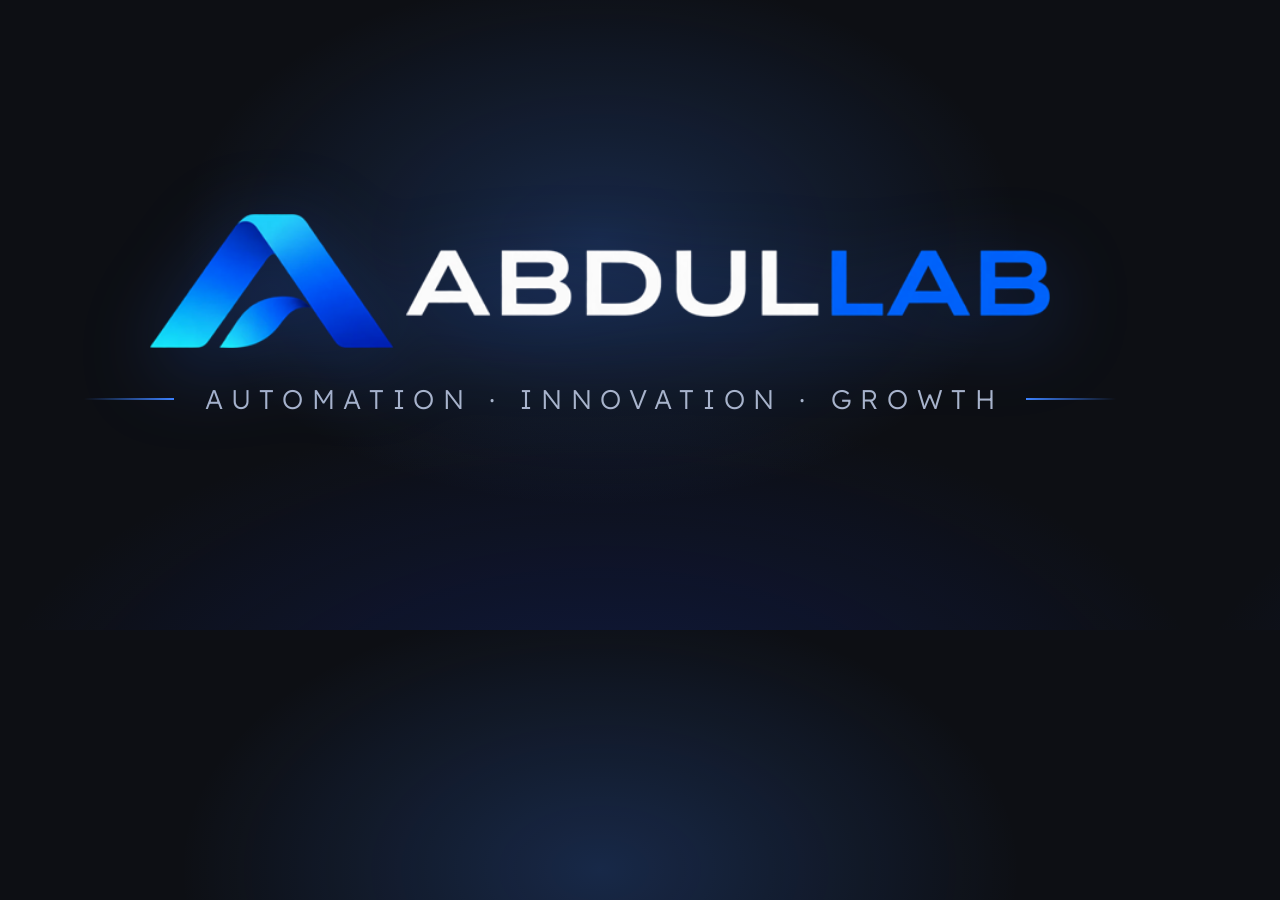
<file: assets/og-src.html>
<!doctype html>
<!-- Источник для assets/og-image.png (1200×630). Пересобрать: headless Edge --screenshot --window-size=1200,630 -->
<html lang="en">
<head>
<meta charset="utf-8">
<meta name="robots" content="noindex">
<title>Abdullab og image</title>
<link href="https://fonts.googleapis.com/css2?family=Lexend:wght@300;600&display=swap" rel="stylesheet">
<style>
*{margin:0;padding:0;box-sizing:border-box}
html,body{width:1200px;height:630px;overflow:hidden}
body{
  background:
    radial-gradient(600px 380px at 50% 38%, rgba(61,130,255,.22), transparent 70%),
    radial-gradient(900px 500px at 50% 120%, rgba(23,57,201,.25), transparent 70%),
    #0d0f14;
  color:#f1f2f4;font-family:Lexend,sans-serif;
  display:flex;flex-direction:column;align-items:center;justify-content:center;
}
.logo{width:900px;height:auto;filter:drop-shadow(0 18px 40px rgba(42,109,244,.30))}


.rule{display:flex;align-items:center;gap:22px;margin-top:34px}
.rule i{display:block;width:90px;height:2px;background:linear-gradient(90deg,transparent,#3d82ff)}
.rule i:last-child{transform:scaleX(-1)}
.tag{font-weight:300;font-size:27px;letter-spacing:.32em;color:#a9b4cc;padding-left:.32em}
</style>
</head>
<body>
<img class="logo" src="logo.png" alt="Abdullab">
<div class="rule"><i></i><div class="tag">AUTOMATION · INNOVATION · GROWTH</div><i></i></div>
</body>
</html>
</file>
<file: assets/site.css>
:root{
  --bg:#f6f4ef; --surface:#ffffff; --ink:#16181d; --muted:#5d6370;
  --line:#e4e0d6; --accent:#2a6df4; --accent-ink:#ffffff; --warm:#ff7a45;
  --tag:#eef3ff; --tag-ink:#2a4fb0; --soon:#fff1e8; --soon-ink:#b4541f;
}
@media (prefers-color-scheme: dark){
  :root:not([data-theme="light"]){
    --bg:#111317; --surface:#1a1d23; --ink:#f1f2f4; --muted:#a2a8b4;
    --line:#2b2f37; --accent:#5b8cff; --accent-ink:#0b0d12; --warm:#ff8b5c;
    --tag:#1f2a44; --tag-ink:#a9c0ff; --soon:#3a2418; --soon-ink:#ffb48c;
  }
}
:root[data-theme="dark"]{
  --bg:#111317; --surface:#1a1d23; --ink:#f1f2f4; --muted:#a2a8b4;
  --line:#2b2f37; --accent:#5b8cff; --accent-ink:#0b0d12; --warm:#ff8b5c;
  --tag:#1f2a44; --tag-ink:#a9c0ff; --soon:#3a2418; --soon-ink:#ffb48c;
}
*{box-sizing:border-box;margin:0;padding:0}
body{background:var(--bg);color:var(--ink);font-family:Rubik,system-ui,sans-serif;line-height:1.55;font-size:17px}
a{color:inherit}
.wrap{max-width:1080px;margin:0 auto;padding:0 16px}
h1,h2,h3{font-family:Oswald,Rubik,sans-serif;font-weight:600;line-height:1.1;letter-spacing:0}
h1,h2{text-transform:uppercase}
.btn{display:inline-flex;align-items:center;gap:.5em;padding:14px 22px;border-radius:999px;font-weight:700;text-decoration:none;transition:transform .15s}
.btn:hover{transform:translateY(-2px)}
.btn-main{background:var(--accent);color:var(--accent-ink)}
.btn-ghost{border:1.5px solid var(--line);background:var(--surface)}

/* header */
header{padding:20px 0}
header .wrap{display:flex;justify-content:space-between;align-items:center;gap:12px}
.logo{display:inline-flex;align-items:center;text-decoration:none}
.logo img{height:28px;width:auto;display:block}
.logo .lg-d{display:none}
@media (prefers-color-scheme: dark){:root:not([data-theme="light"]) .logo .lg-l{display:none}:root:not([data-theme="light"]) .logo .lg-d{display:block}}
:root[data-theme="dark"] .logo .lg-l{display:none}:root[data-theme="dark"] .logo .lg-d{display:block}
nav a{text-decoration:none;color:var(--muted);font-weight:600;margin-left:20px;font-size:15px}
@media(max-width:640px){nav a:not(.nav-cta):not(.lang){display:none}}
.lang{border:1.5px solid var(--line);border-radius:999px;padding:4px 10px;font-size:13px!important;color:var(--ink)!important}

.nav-cta{color:var(--accent)!important}

/* hero */
.hero{padding:56px 0 72px}
.hero-grid{display:grid;grid-template-columns:1.2fr .8fr;gap:48px;align-items:center}
@media(max-width:820px){.hero-grid{grid-template-columns:1fr}}
.eyebrow{display:inline-block;background:var(--tag);color:var(--tag-ink);padding:6px 12px;border-radius:999px;font-weight:700;font-size:14px;margin-bottom:20px}
.hero h1{font-size:clamp(34px,5.2vw,60px);margin-bottom:20px;text-wrap:balance}
.hero h1 em{font-style:normal;color:var(--accent)}
.hero .lead{font-family:Rubik,system-ui,sans-serif;font-weight:400;text-transform:none;line-height:1.5;letter-spacing:0;font-size:clamp(17px,2vw,20px);color:var(--muted);max-width:560px;margin-bottom:28px}
.hero .actions{display:flex;flex-wrap:wrap;gap:12px}

/* chat mock */
.chat{background:var(--surface);border:1px solid var(--line);border-radius:24px;padding:18px;box-shadow:0 20px 50px -25px rgba(0,0,0,.25)}
.chat-head{display:flex;align-items:center;gap:10px;padding-bottom:14px;border-bottom:1px solid var(--line);margin-bottom:14px}
.ava{width:38px;height:38px;border-radius:50%;background:var(--accent);color:var(--accent-ink);display:grid;place-items:center;font-weight:800}
.ava svg{width:20px;height:20px}
.chat-head b{display:block;font-size:15px}
.chat-head small{color:var(--muted);font-size:13px}
.msg{max-width:85%;padding:10px 14px;border-radius:16px;font-size:15px;margin-bottom:8px}
.msg.bot{background:var(--tag);color:var(--ink);border-bottom-left-radius:4px}
.msg.me{background:var(--accent);color:var(--accent-ink);margin-left:auto;border-bottom-right-radius:4px}
.chips{display:flex;flex-wrap:wrap;gap:6px;margin:4px 0 8px}
.chips span{border:1.5px solid var(--accent);color:var(--accent);border-radius:10px;padding:5px 10px;font-size:13px;font-weight:700}

.chat .msg.bot{white-space:pre-line}
.chat .chips span.on{background:var(--accent);color:var(--accent-ink)}
.chat-note{display:flex;justify-content:space-between;align-items:center;gap:10px;margin-top:12px;padding-top:12px;border-top:1px solid var(--line);font-size:14px;color:var(--muted)}
.chat-note a{color:var(--accent);font-weight:700;text-decoration:none;white-space:nowrap}

/* featured: касса кафе */
.card.feature{grid-column:1/-1;display:grid;grid-template-columns:1fr 1fr;gap:28px;padding:30px;border-color:var(--accent)}
@media(max-width:760px){.card.feature{grid-template-columns:1fr;padding:24px}}
.feature .badge.new{background:var(--accent);color:var(--accent-ink)}
.feature h3{font-size:30px}
.feature .actions{display:flex;flex-wrap:wrap;gap:10px;margin-top:auto}
.feature .actions .btn{padding:12px 18px;font-size:15px}
.feature .left{display:flex;flex-direction:column;min-width:0}
.flow{list-style:none;display:grid;gap:0;align-content:start;align-self:start;background:var(--bg);border-radius:18px;padding:18px}
.card .flow li{display:grid;grid-template-columns:44px 1fr;gap:12px;align-items:start;position:relative;padding:0 0 18px;margin:0;font-size:15px}
.card .flow li:last-child{padding-bottom:0}
.card .flow li::before{display:none}
.card .flow li:not(:last-child)::after{content:"";position:absolute;left:21px;top:46px;bottom:4px;width:2px;background:var(--line)}
.flow .ic{width:44px;height:44px;border-radius:14px;background:var(--surface);border:1px solid var(--line);display:grid;place-items:center;color:var(--accent)}
.flow .ic svg{width:22px;height:22px}
.flow b{display:block;font-size:15.5px}
.flow span{color:var(--muted);font-size:14.5px}

/* sections */
section{padding:64px 0}
.sec-head{margin-bottom:36px;max-width:640px}
.sec-head h2{font-size:clamp(30px,4.4vw,48px);margin-bottom:10px}
.sec-head p{color:var(--muted)}

/* stats */
.stats{display:grid;grid-template-columns:repeat(3,1fr);gap:16px;border-top:1px solid var(--line);border-bottom:1px solid var(--line);padding:28px 0}
@media(max-width:640px){.stats{grid-template-columns:1fr}}
.stat b{font-family:Oswald,sans-serif;font-weight:600;font-size:38px;display:block}
.stat span{color:var(--muted);font-size:15px}

/* cards */
.cards{display:grid;grid-template-columns:repeat(2,1fr);gap:18px}
@media(max-width:760px){.cards{grid-template-columns:1fr}}
.card{background:var(--surface);border:1px solid var(--line);border-radius:22px;padding:26px;display:flex;flex-direction:column}
.card-top{display:flex;justify-content:space-between;align-items:flex-start;gap:12px;margin-bottom:14px}
.icon{width:48px;height:48px;border-radius:14px;background:var(--tag);color:var(--accent);display:grid;place-items:center}
.icon svg{width:26px;height:26px}
.offer{display:flex;gap:12px;align-items:center}
.offer svg{width:24px;height:24px;flex:none}
.badge{font-size:12px;font-weight:800;padding:5px 10px;border-radius:999px;background:var(--tag);color:var(--tag-ink);white-space:nowrap}
.badge.soon{background:var(--soon);color:var(--soon-ink)}
.card h3{font-size:24px;margin-bottom:6px}
.card .for{color:var(--muted);font-size:15px;margin-bottom:14px}
.card ul{list-style:none;margin-bottom:18px}
.card li{padding-left:22px;position:relative;margin-bottom:6px;font-size:15.5px}
.card li::before{content:"✓";position:absolute;left:0;color:var(--accent);font-weight:800}
.card .stack{margin-top:auto;display:flex;flex-wrap:wrap;gap:6px;margin-bottom:16px}
.card .stack span{font-size:12.5px;font-weight:700;color:var(--muted);border:1px solid var(--line);border-radius:8px;padding:4px 8px}
.card .demo{font-weight:700;color:var(--accent);text-decoration:none}

/* steps */
.steps{display:grid;grid-template-columns:repeat(4,1fr);gap:18px;counter-reset:s}
@media(max-width:820px){.steps{grid-template-columns:1fr 1fr}}
@media(max-width:480px){.steps{grid-template-columns:1fr}}
.step{counter-increment:s}
.step::before{content:counter(s);font-family:Oswald,sans-serif;font-weight:600;font-size:17px;width:38px;height:38px;border-radius:50%;background:var(--ink);color:var(--bg);display:grid;place-items:center;margin-bottom:14px}
.step h3{font-size:16px;margin-bottom:6px;font-family:Rubik,sans-serif;font-weight:600}
.step p{color:var(--muted);font-size:15px}

/* prices */
.prices{background:var(--surface);border:1px solid var(--line);border-radius:22px;overflow:hidden}
.row{display:flex;justify-content:space-between;align-items:center;gap:16px;padding:18px 24px;border-bottom:1px solid var(--line)}
.row:last-child{border-bottom:0}
.row b{font-weight:700}
.row small{display:block;color:var(--muted);font-size:14px}
.row .p{font-family:Oswald,sans-serif;font-weight:600;font-size:22px;white-space:nowrap}
.offer{margin-top:18px;background:var(--soon);color:var(--soon-ink);border-radius:16px;padding:16px 20px;font-weight:700}

/* cta */
.cta{background:var(--ink);color:var(--bg);border-radius:28px;padding:48px 28px;text-align:center}
.cta h2{font-size:clamp(30px,4.6vw,48px);margin-bottom:12px}
.cta p{opacity:.75;max-width:520px;margin:0 auto 26px}
footer{padding:32px 0;color:var(--muted);font-size:14px;text-align:center}

/* landing pages */
.crumbs{font-size:14px;color:var(--muted);margin-bottom:18px}
.crumbs a{text-decoration:none;color:var(--muted)}
.crumbs a:hover{color:var(--accent)}
.land-hero{padding:40px 0 56px}
.land-hero h1{font-size:clamp(32px,5vw,56px);margin-bottom:18px;max-width:860px;text-wrap:balance}
.land-hero h1 em{font-style:normal;color:var(--accent)}
.land-hero .lead{color:var(--muted);font-size:clamp(17px,2vw,20px);max-width:680px;margin-bottom:26px}
.land-hero .actions{display:flex;flex-wrap:wrap;gap:12px}
.pains{display:grid;grid-template-columns:repeat(3,1fr);gap:18px}
@media(max-width:820px){.pains{grid-template-columns:1fr}}
.pain{background:var(--surface);border:1px solid var(--line);border-radius:20px;padding:22px}
.pain b{display:block;font-size:17px;margin-bottom:6px}
.pain span{color:var(--muted);font-size:15.5px}
.feat{display:grid;grid-template-columns:repeat(2,1fr);gap:14px 28px;list-style:none}
@media(max-width:760px){.feat{grid-template-columns:1fr}}
.feat li{padding-left:28px;position:relative}
.feat li::before{content:"✓";position:absolute;left:0;color:var(--accent);font-weight:800}
.feat li b{display:block}
.feat li span{color:var(--muted);font-size:15.5px}
.who{display:flex;flex-wrap:wrap;gap:8px}
.who span{background:var(--tag);color:var(--tag-ink);border-radius:999px;padding:7px 14px;font-weight:600;font-size:15px}
.faq details{background:var(--surface);border:1px solid var(--line);border-radius:16px;padding:18px 22px;margin-bottom:10px}
.faq summary{font-weight:700;cursor:pointer;list-style:none;display:flex;justify-content:space-between;gap:12px}
.faq summary::-webkit-details-marker{display:none}
.faq summary::after{content:"+";color:var(--accent);font-weight:800}
.faq details[open] summary::after{content:"–"}
.faq details p{color:var(--muted);margin-top:10px}
.more-links{display:grid;grid-template-columns:repeat(3,1fr);gap:14px}
@media(max-width:760px){.more-links{grid-template-columns:1fr}}
.more-links a{display:block;background:var(--surface);border:1px solid var(--line);border-radius:18px;padding:18px 20px;text-decoration:none;font-weight:700}
.more-links a span{display:block;color:var(--muted);font-weight:400;font-size:15px;margin-top:4px}
.more-links a:hover{border-color:var(--accent)}
.foot-links{display:flex;flex-wrap:wrap;justify-content:center;gap:8px 18px;margin-bottom:10px}
.foot-links a{color:var(--muted);text-decoration:none}
.foot-links a:hover{color:var(--accent)}
</file>
